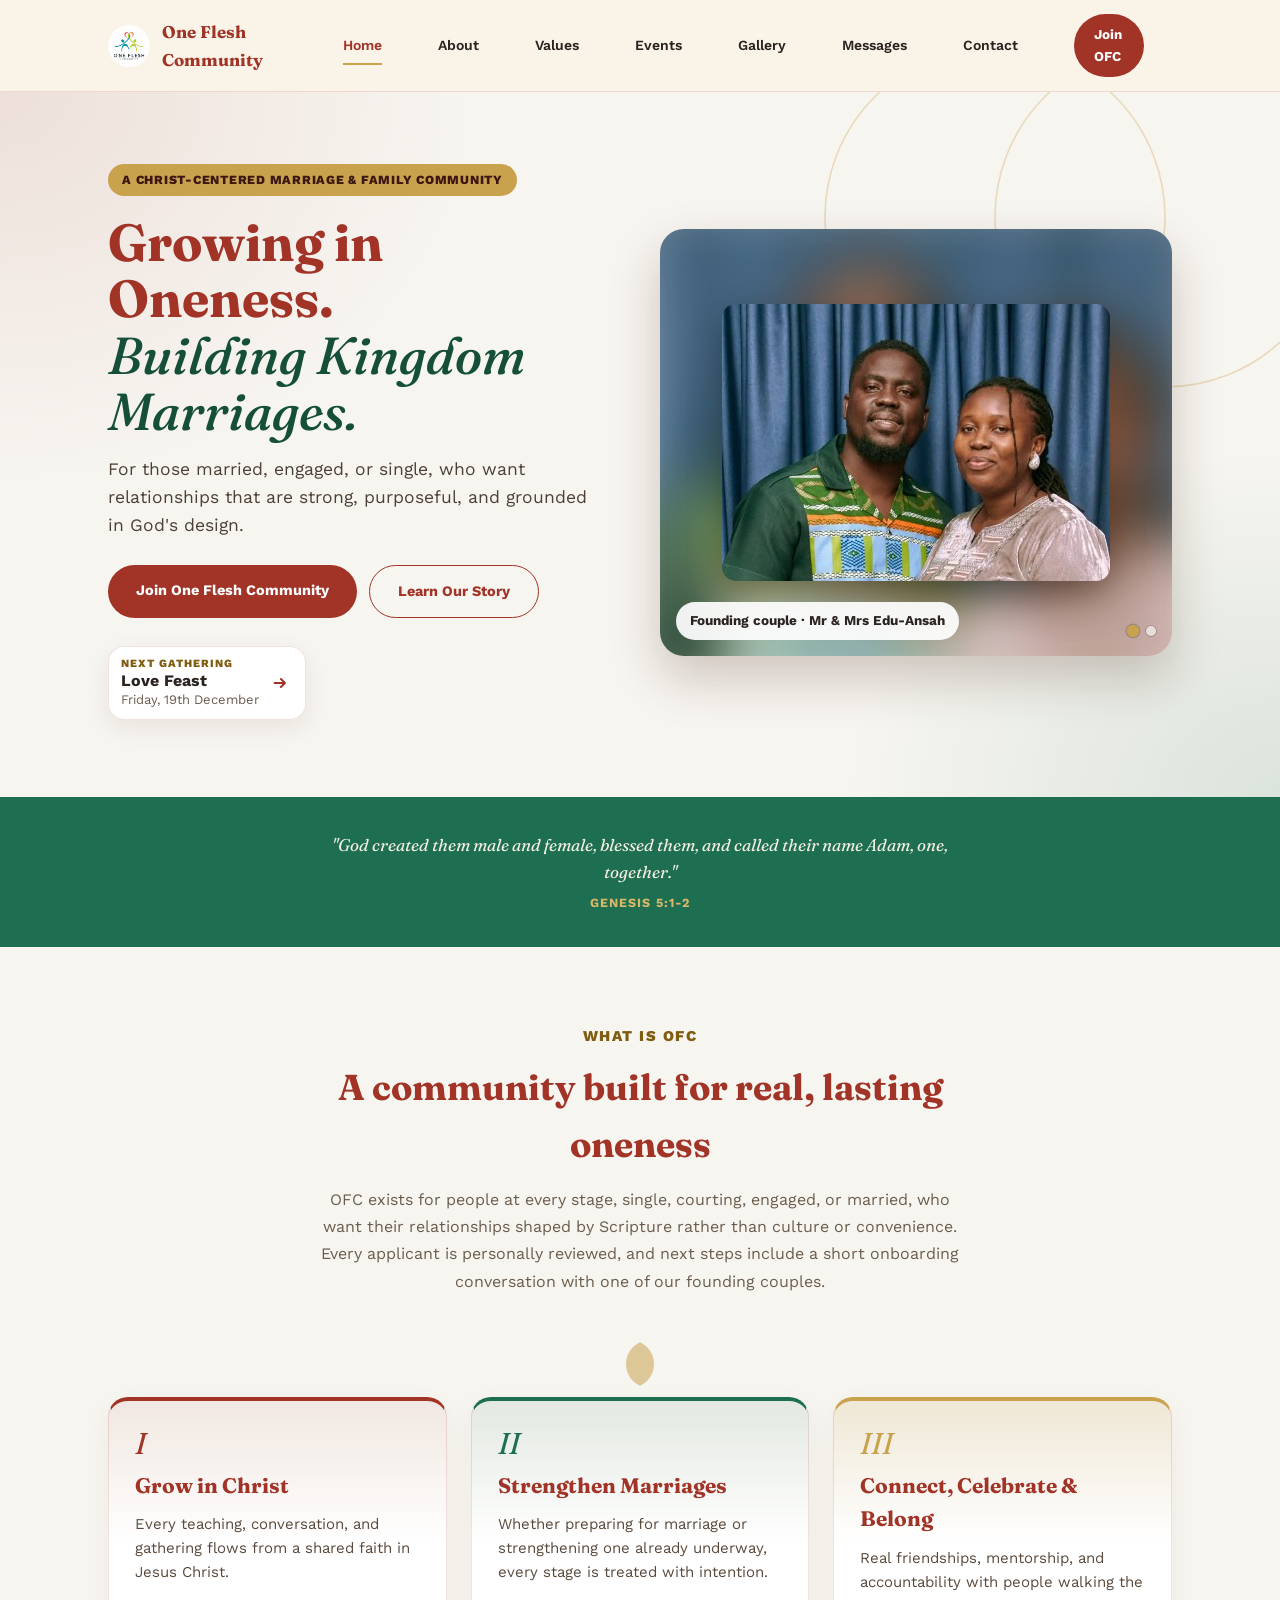
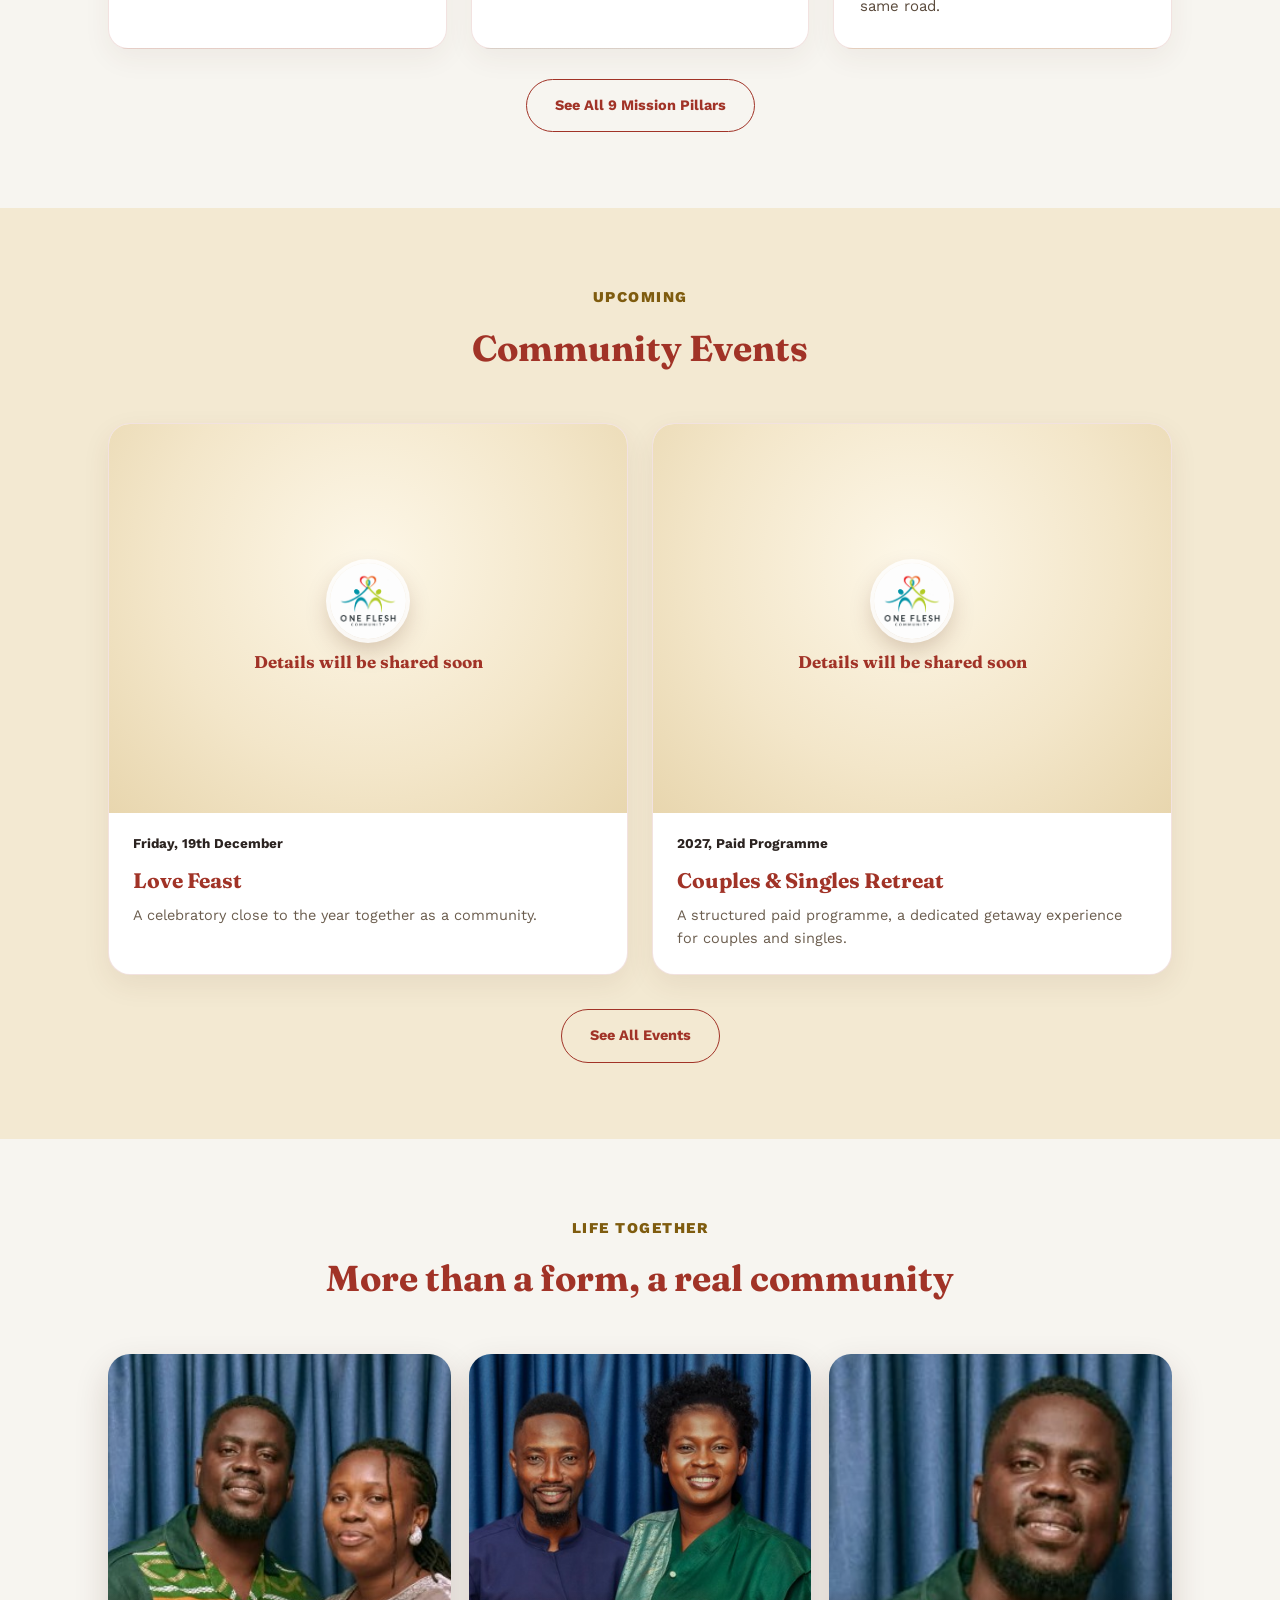
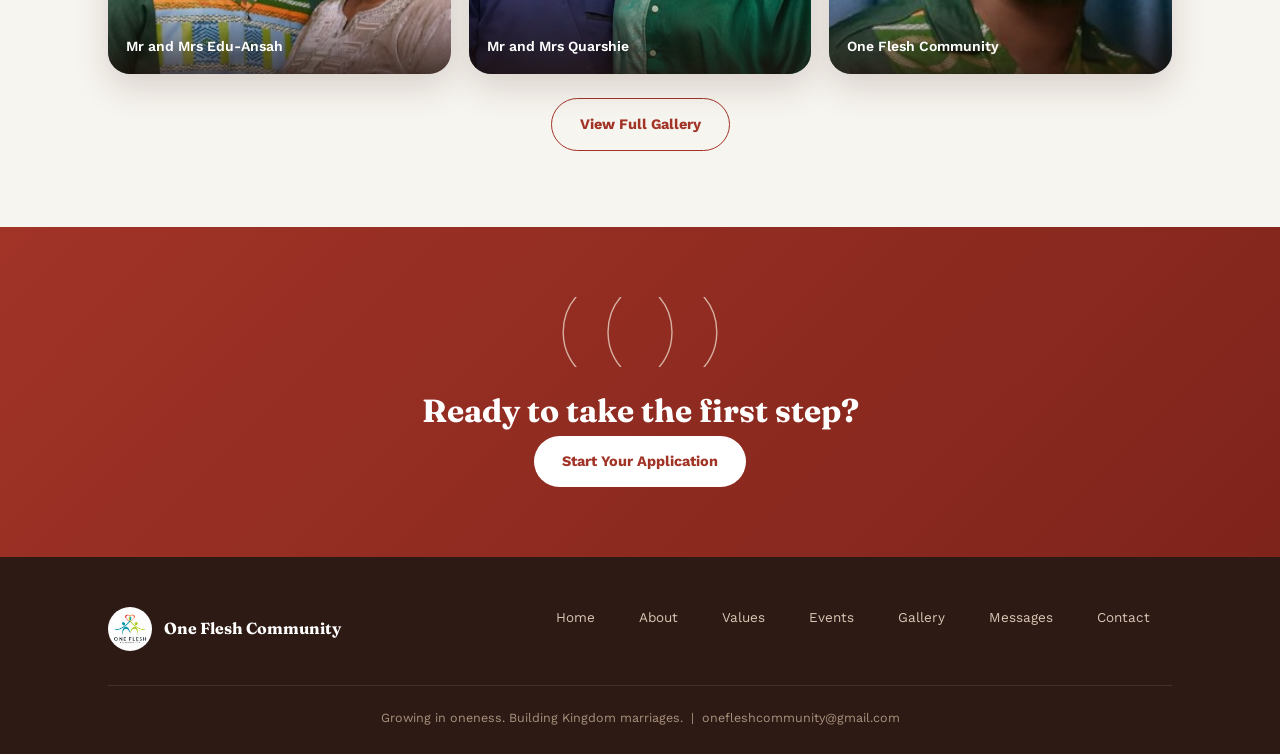
<file: index.html>
<!DOCTYPE html>
<html lang="en">
<head>
<meta charset="UTF-8">
<meta name="viewport" content="width=device-width, initial-scale=1.0">
<title>Home - One Flesh Community</title>
<meta name="description" content="A Christ-centered Kingdom marriage and family community.">
<link rel="icon" href="logo.jpg">
<link rel="stylesheet" href="styles.css">
<link rel="stylesheet" href="ofc-polish.css">
</head>
<body>
<header class="site-nav">
<div class="wrap">
<a class="brand" href="index.html">
<img src="logo.jpg" alt="One Flesh Community logo">
<span class="word">One Flesh Community</span>
</a>
<button class="nav-toggle" id="navToggle" aria-label="Toggle menu">&#9776;</button>
<nav id="navLinks">
<a class="active" href="index.html">Home</a>
<a class="" href="about.html">About</a>
<a class="" href="values.html">Values</a>
<a class="" href="events.html">Events</a>
<a class="" href="gallery.html">Gallery</a>
<a class="" href="messages.html">Messages</a>
<a class="" href="contact.html">Contact</a>
<a class="join-btn" href="https://ofcmembershipform.vercel.app" target="_blank" rel="noopener">Join OFC</a>
</nav>
</div>
</header>

<section class="ofc-hero">
<div class="wrap ofc-hero__grid">
<div class="ofc-hero__copy">
<span class="ofc-chip">A Christ-Centered Marriage &amp; Family Community</span>
<h1 class="ofc-hero__title">Growing in Oneness. <em>Building Kingdom Marriages.</em></h1>
<p class="ofc-hero__sub">For those married, engaged, or single, who want relationships that are strong, purposeful, and grounded in God's design.</p>
<div class="cta-row">
<a class="btn-primary" href="https://ofcmembershipform.vercel.app" target="_blank" rel="noopener">Join One Flesh Community</a>
<a class="btn-secondary" href="about.html">Learn Our Story</a>
</div>
<a class="ofc-next" id="ofcNext" href="events.html" aria-label="See the next gathering">
<span class="ofc-chip" id="ofcNextChip"></span>
<span class="ofc-next__body"><span class="ofc-next__label">Next gathering</span><span class="ofc-next__title" id="ofcNextTitle"></span><span class="ofc-next__date" id="ofcNextDate"></span></span>
<svg viewBox="0 0 20 20" fill="none" stroke="currentColor" stroke-width="2.2" stroke-linecap="round" stroke-linejoin="round" aria-hidden="true"><path d="M4 10h11M11 5.5l4.5 4.5-4.5 4.5"/></svg>
</a>
</div>

<!-- Photo stage. To add another photo, copy one ofc-stage__slide block and one dot button. -->
<div class="ofc-stage" id="ofcStage" role="group" aria-label="Our founding couples">
<div class="ofc-stage__slide is-active" style="--bg:url('couple_eduansah.jpg')" data-cap="Founding couple &middot; Mr &amp; Mrs Edu-Ansah"><img src="couple_eduansah.jpg" alt="Mr and Mrs Edu-Ansah"></div>
<div class="ofc-stage__slide" style="--bg:url('couple_quarshie.jpg')" data-cap="Founding couple &middot; Mr &amp; Mrs Quarshie"><img src="couple_quarshie.jpg" alt="Mr and Mrs Quarshie"></div>
<span class="ofc-stage__cap" id="ofcCap">Founding couple &middot; Mr &amp; Mrs Edu-Ansah</span>
<div class="ofc-stage__dots" id="ofcDots">
<button type="button" class="is-active" aria-label="Show Mr and Mrs Edu-Ansah"></button>
<button type="button" aria-label="Show Mr and Mrs Quarshie"></button>
</div>
</div>
</div>
</section>

<div class="verse-band">
<p>"God created them male and female, blessed them, and called their name Adam, one, together."<span class="ref">Genesis 5:1-2</span></p>
</div>

<section class="block">
<div class="wrap">
<div class="section-head">
<span class="eyebrow">What Is OFC</span>
<h2>A community built for real, lasting oneness</h2>
<p>OFC exists for people at every stage, single, courting, engaged, or married, who want their relationships shaped by Scripture rather than culture or convenience. Every applicant is personally reviewed, and next steps include a short onboarding conversation with one of our founding couples.</p>
</div>
<div class="divider-motif"><svg width="70" height="46" viewBox="0 0 70 46" fill="none" xmlns="http://www.w3.org/2000/svg" aria-hidden="true">
<path d="M 35.0,1.3112932612384647 A 23.8,23.8 0 0,0 35.0,44.68870673876154 A 23.8,23.8 0 0,0 35.0,1.3112932612384647 Z" fill="var(--gold)" opacity="0.55"/>
</svg></div>
<div class="grid-3">
<div class="card ofc-pillar ofc-pillar--rust">
<div class="num">I</div>
<h3>Grow in Christ</h3>
<p>Every teaching, conversation, and gathering flows from a shared faith in Jesus Christ.</p>
</div>
<div class="card ofc-pillar ofc-pillar--green">
<div class="num">II</div>
<h3>Strengthen Marriages</h3>
<p>Whether preparing for marriage or strengthening one already underway, every stage is treated with intention.</p>
</div>
<div class="card ofc-pillar ofc-pillar--gold">
<div class="num">III</div>
<h3>Connect, Celebrate &amp; Belong</h3>
<p>Real friendships, mentorship, and accountability with people walking the same road.</p>
</div>
</div>
<div style="text-align:center; margin-top:30px;">
<a class="btn-secondary" href="about.html">See All 9 Mission Pillars</a>
</div>
</div>
</section>

<section class="block alt">
<div class="wrap">
<div class="section-head">
<span class="eyebrow">Upcoming</span>
<h2>Community Events</h2>
</div>
<div class="grid-2" id="homeEventsPreview"></div>
<div style="text-align:center; margin-top:34px;">
<a class="btn-secondary" href="events.html">See All Events</a>
</div>
</div>
</section>

<section class="block ofc-life">
<div class="wrap">
<div class="section-head">
<span class="eyebrow">Life Together</span>
<h2>More than a form, a real community</h2>
</div>
<div class="gallery-grid">
<div class="gitem" data-type="image" data-src="couple_eduansah.jpg" data-caption="Mr and Mrs Edu-Ansah"><img src="couple_eduansah.jpg" alt="Mr and Mrs Edu-Ansah"></div>
<div class="gitem" data-type="image" data-src="couple_quarshie.jpg" data-caption="Mr and Mrs Quarshie"><img src="couple_quarshie.jpg" alt="Mr and Mrs Quarshie"></div>
<div class="gitem" data-type="image" data-src="leader_kofi.jpg" data-caption="One Flesh Community"><img src="leader_kofi.jpg" alt="One Flesh Community"></div>
</div>
<div style="text-align:center; margin-top:24px;">
<a class="btn-secondary" href="gallery.html">View Full Gallery</a>
</div>
</div>
</section>

<section class="cta-band">
<div class="wrap">
<div class="vesica" style="justify-content:center; margin-bottom:18px;"><svg width="160" height="70" viewBox="0 0 160 70" fill="none" xmlns="http://www.w3.org/2000/svg" aria-hidden="true">
<circle cx="57.599999999999994" cy="35.0" r="54.400000000000006" stroke="#F4E9D8" stroke-width="1.4" opacity="0.7"/>
<circle cx="102.4" cy="35.0" r="54.400000000000006" stroke="#F4E9D8" stroke-width="1.4" opacity="0.7"/>
</svg></div>
<h2>Ready to take the first step?</h2>
<a class="btn-primary" href="https://ofcmembershipform.vercel.app" target="_blank" rel="noopener">Start Your Application</a>
</div>
</section>

<footer>
<div class="wrap">
<div class="foot-top">
<div class="brand">
<img src="logo.jpg" alt="One Flesh Community logo">
<span class="word">One Flesh Community</span>
</div>
<nav>
<a href="index.html">Home</a>
<a href="about.html">About</a>
<a href="values.html">Values</a>
<a href="events.html">Events</a>
<a href="gallery.html">Gallery</a>
<a href="messages.html">Messages</a>
<a href="contact.html">Contact</a>
</nav>
</div>
<div class="bottom">Growing in oneness. Building Kingdom marriages. &nbsp;|&nbsp; onefleshcommunity@gmail.com</div>
</div>
</footer>

<div class="lightbox" id="lightbox">
<button class="lb-close" id="lbClose" aria-label="Close">&times;</button>
<button class="lb-prev" id="lbPrev" aria-label="Previous">&#10094;</button>
<div class="lb-content" id="lbContent"></div>
<button class="lb-next" id="lbNext" aria-label="Next">&#10095;</button>
<div class="lb-caption" id="lbCaption"></div>
</div>

<script>
const toggle = document.getElementById('navToggle');
const links = document.getElementById('navLinks');
if (toggle) {
  toggle.addEventListener('click', () => links.classList.toggle('open'));
}

// ---------- lightbox (event delegation so it works with dynamically added items too) ----------
(function() {
  const lb = document.getElementById('lightbox');
  if (!lb) return;
  const lbContent = document.getElementById('lbContent');
  const lbCaption = document.getElementById('lbCaption');
  let current = 0;
  function getItems() {
    return Array.from(document.querySelectorAll('.gitem')).filter(el => el.style.display !== 'none');
  }
  function render(idx) {
    const items = getItems();
    if (!items.length) return;
    current = (idx + items.length) % items.length;
    const el = items[current];
    const type = el.dataset.type;
    const src = el.dataset.src;
    const caption = el.dataset.caption || '';
    lbContent.innerHTML = '';
    if (type === 'video') {
      const v = document.createElement('video');
      v.src = src; v.controls = true; v.autoplay = true;
      lbContent.appendChild(v);
    } else if (type === 'youtube') {
      const iframe = document.createElement('iframe');
      iframe.src = 'https://www.youtube.com/embed/' + src + '?autoplay=1';
      iframe.setAttribute('frameborder','0');
      iframe.setAttribute('allow','autoplay; encrypted-media; picture-in-picture');
      iframe.setAttribute('allowfullscreen','');
      lbContent.appendChild(iframe);
    } else {
      const img = document.createElement('img');
      img.src = src; img.alt = caption;
      lbContent.appendChild(img);
    }
    lbCaption.textContent = caption;
  }
  function open(idx) {
    render(idx);
    lb.classList.add('open');
    document.body.style.overflow = 'hidden';
  }
  function close() {
    lb.classList.remove('open');
    lbContent.innerHTML = '';
    document.body.style.overflow = '';
  }
  document.addEventListener('click', (e) => {
    const item = e.target.closest('.gitem');
    if (!item) return;
    const items = getItems();
    open(items.indexOf(item));
  });
  document.getElementById('lbClose').addEventListener('click', close);
  document.getElementById('lbPrev').addEventListener('click', () => render(current - 1));
  document.getElementById('lbNext').addEventListener('click', () => render(current + 1));
  lb.addEventListener('click', (e) => { if (e.target === lb) close(); });
  document.addEventListener('keydown', (e) => {
    if (!lb.classList.contains('open')) return;
    if (e.key === 'Escape') close();
    if (e.key === 'ArrowLeft') render(current - 1);
    if (e.key === 'ArrowRight') render(current + 1);
  });
})();

// ---------- hero photo stage: gentle crossfade between the founding couples ----------
(function() {
  const stage = document.getElementById('ofcStage');
  if (!stage) return;
  const slides = Array.from(stage.querySelectorAll('.ofc-stage__slide'));
  const dots = Array.from(stage.querySelectorAll('.ofc-stage__dots button'));
  const cap = document.getElementById('ofcCap');
  const calm = window.matchMedia && window.matchMedia('(prefers-reduced-motion: reduce)').matches;
  let i = 0, timer = null, manual = false;
  function show(n) {
    i = (n + slides.length) % slides.length;
    slides.forEach((s, k) => s.classList.toggle('is-active', k === i));
    dots.forEach((d, k) => d.classList.toggle('is-active', k === i));
    if (cap) cap.innerHTML = slides[i].dataset.cap || '';
  }
  function start() { if (slides.length < 2 || calm || manual) return; stop(); timer = setInterval(() => show(i + 1), 6500); }
  function stop() { if (timer) { clearInterval(timer); timer = null; } }
  dots.forEach((d, k) => d.addEventListener('click', () => { manual = true; show(k); stop(); }));   // choosing a photo yourself stops the rotation for good
  stage.addEventListener('mouseenter', stop);
  stage.addEventListener('mouseleave', start);
  document.addEventListener('visibilitychange', () => { if (document.hidden) stop(); else start(); });
  if (slides.length < 2) { const dw = document.getElementById('ofcDots'); if (dw) dw.style.display = 'none'; }
  start();
})();

// ---------- events: "next gathering" pill + the next 2 upcoming events as flyer cards ----------
(function() {
  const preview = document.getElementById('homeEventsPreview');
  const nextBox = document.getElementById('ofcNext');
  if (!preview && !nextBox) return;
  const MONTHS = ['JAN','FEB','MAR','APR','MAY','JUN','JUL','AUG','SEP','OCT','NOV','DEC'];
  const today = new Date(); today.setHours(0,0,0,0);

  function rel(d) {
    const n = Math.round((d - today) / 86400000);
    if (n === 0) return 'Today';
    if (n === 1) return 'Tomorrow';
    if (n > 1 && n <= 14) return 'In ' + n + ' days';
    return '';
  }
  function shortDate(d) { return d.toLocaleDateString('en-GB', { weekday: 'short', day: 'numeric', month: 'short' }); }

  function placeholder(media) {
    media.className = 'ofc-evcard__media is-ph';
    media.style.removeProperty('--bg');
    media.innerHTML = '';
    const logo = document.createElement('img');
    logo.className = 'ofc-logo'; logo.src = 'logo.jpg'; logo.alt = '';
    logo.onerror = function() { logo.style.display = 'none'; };
    const p = document.createElement('p'); p.textContent = 'Details will be shared soon';
    media.appendChild(logo); media.appendChild(p);
  }

  function buildCard(ev) {
    const a = document.createElement('a');
    a.className = 'ofc-evcard';
    a.href = 'events.html';
    const media = document.createElement('div');
    media.className = 'ofc-evcard__media';
    if (ev.flyer) {
      media.style.setProperty('--bg', 'url("' + ev.flyer + '")');
      const im = new Image();
      im.className = 'ofc-flyer'; im.alt = 'Flyer for ' + (ev.title || 'event'); im.loading = 'lazy';
      im.onerror = function() { placeholder(media); };
      im.src = ev.flyer;
      media.appendChild(im);
    } else {
      placeholder(media);
    }
    const body = document.createElement('div');
    body.className = 'ofc-evcard__body';
    const meta = document.createElement('div');
    meta.className = 'ofc-evcard__meta';
    const r = rel(ev._d);
    if (r) { const c = document.createElement('span'); c.className = 'ofc-chip'; c.textContent = r; meta.appendChild(c); }
    const when = document.createElement('span'); when.textContent = ev.displayDate || shortDate(ev._d);
    meta.appendChild(when);
    const h3 = document.createElement('h3'); h3.textContent = ev.title || '';
    body.appendChild(meta); body.appendChild(h3);
    if (ev.description) { const d = document.createElement('p'); d.className = 'd'; d.textContent = ev.description; body.appendChild(d); }
    a.appendChild(media); a.appendChild(body);
    return a;
  }

  fetch('events-data.json?_=' + Date.now())
    .then(r => r.ok ? r.json() : [])
    .then(events => {
      if (!Array.isArray(events)) events = [];
      const upcoming = events
        .filter(ev => ev.date && !ev.excludeFromNextUp)
        .map(ev => Object.assign({}, ev, { _d: new Date(ev.date + 'T00:00:00') }))
        .filter(ev => ev._d >= today)
        .sort((a, b) => a._d - b._d);

      if (nextBox && upcoming.length) {
        const n = upcoming[0];
        const chip = document.getElementById('ofcNextChip');
        const r = rel(n._d);
        if (r) chip.textContent = r; else chip.style.display = 'none';
        document.getElementById('ofcNextTitle').textContent = n.title || '';
        document.getElementById('ofcNextDate').textContent = n.displayDate || shortDate(n._d);
        nextBox.classList.add('is-on');
      }
      if (preview) upcoming.slice(0, 2).forEach(ev => preview.appendChild(buildCard(ev)));
    })
    .catch(() => {});
})();
</script>
<script src="ofc-polish.js" defer></script>
<script src="homepage-popup.js" defer></script>
</body>
</html>
</file>
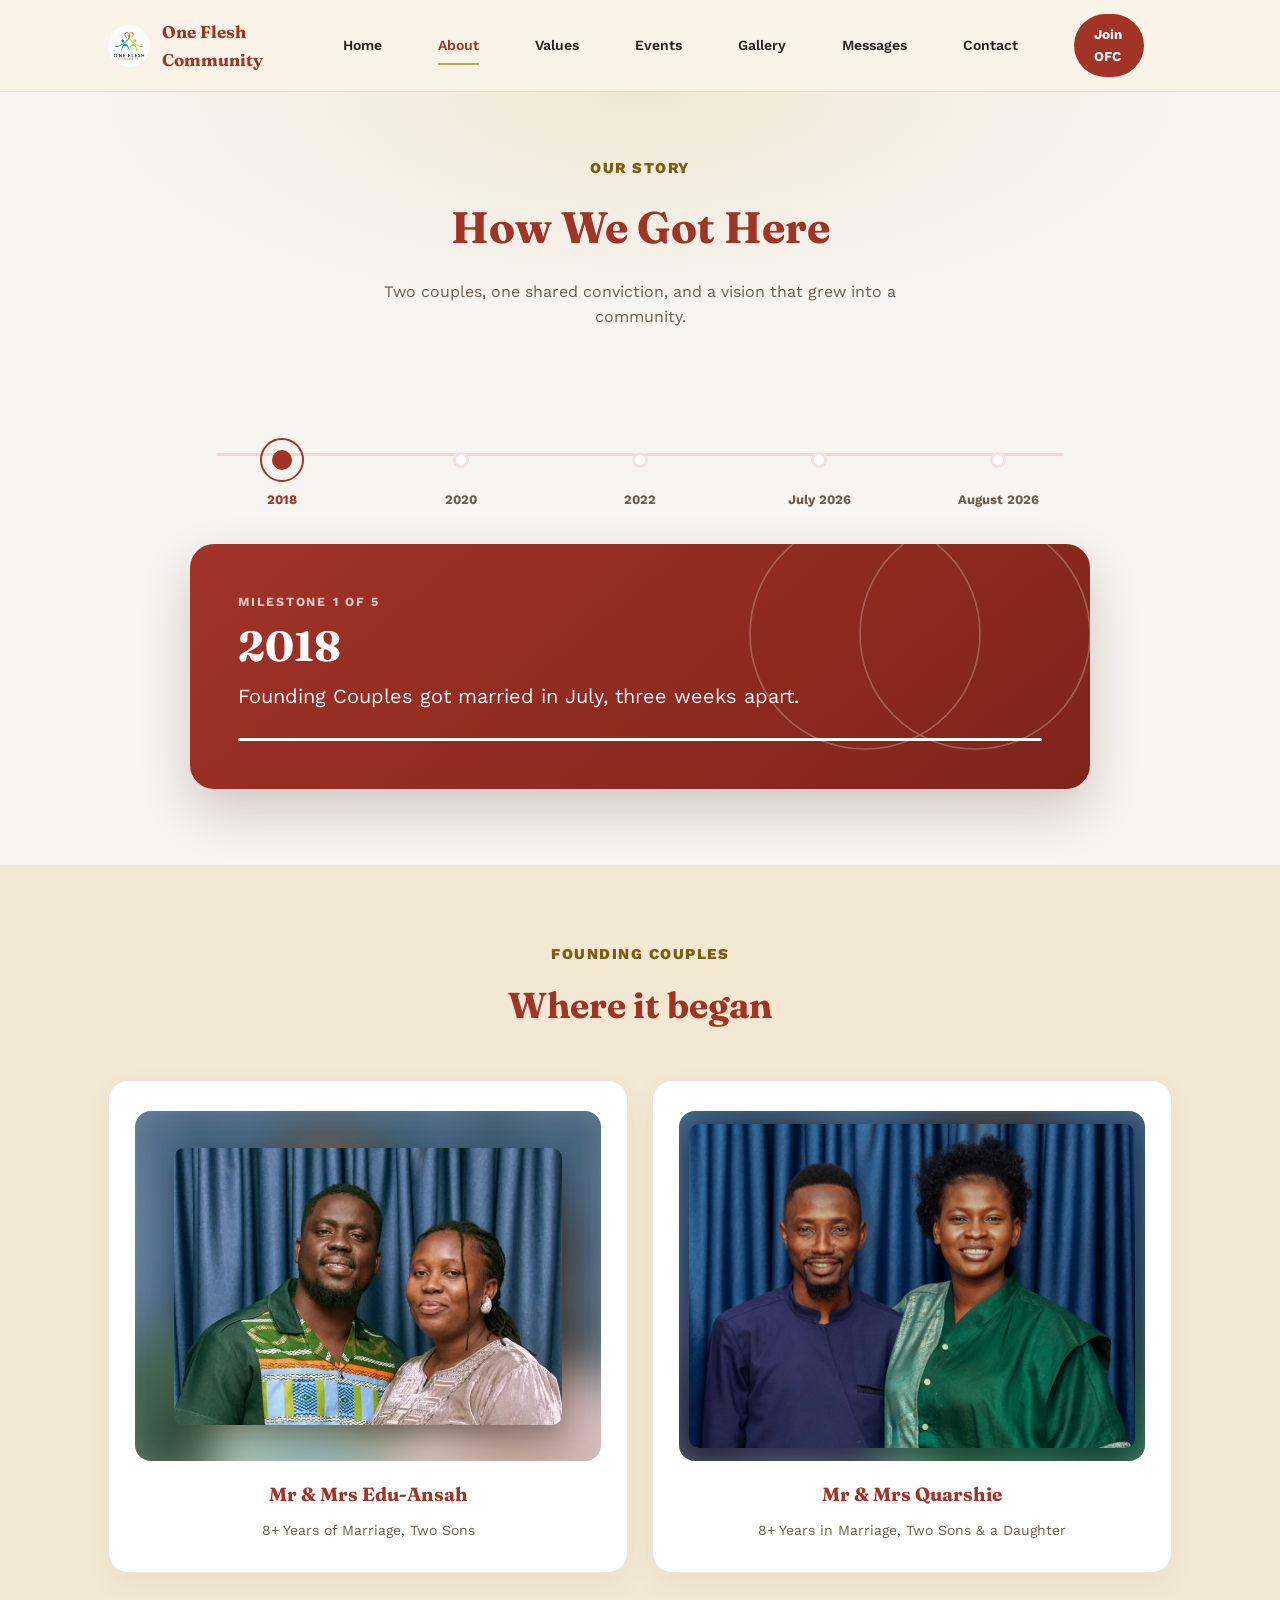
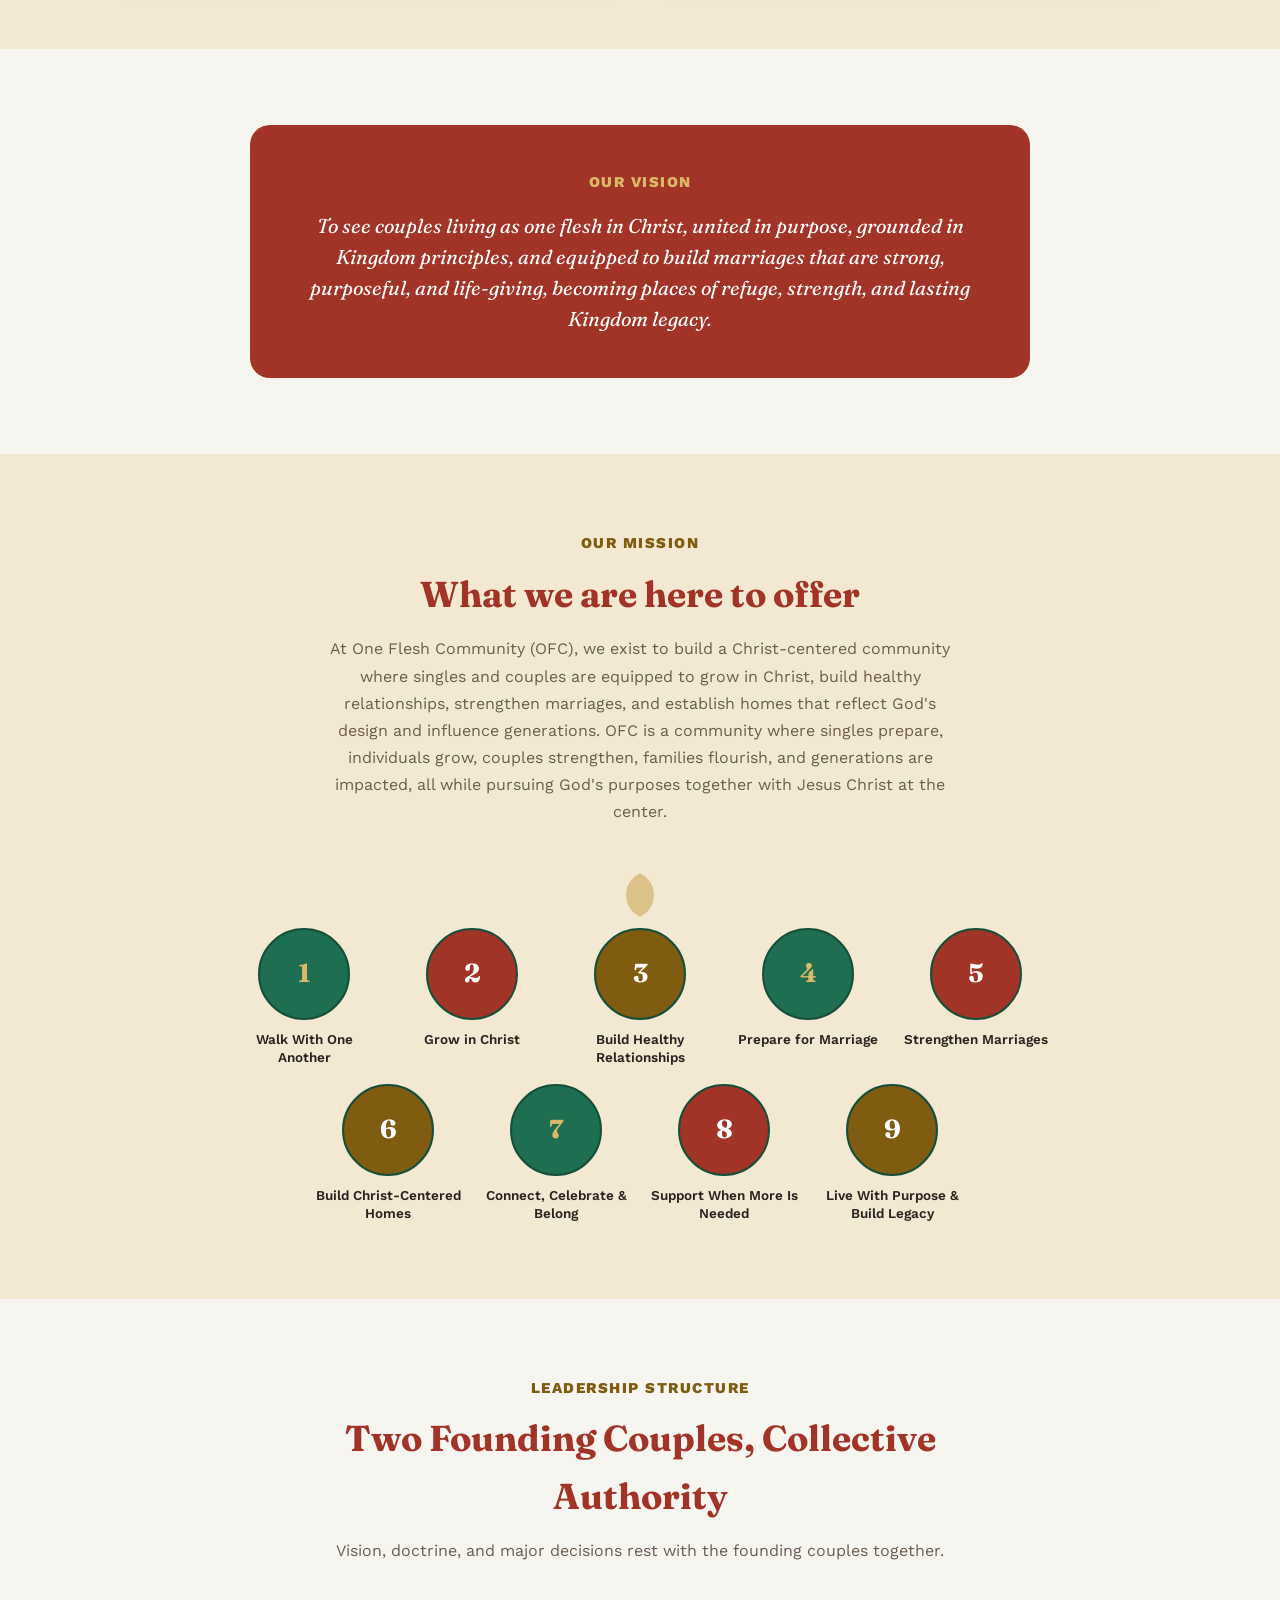
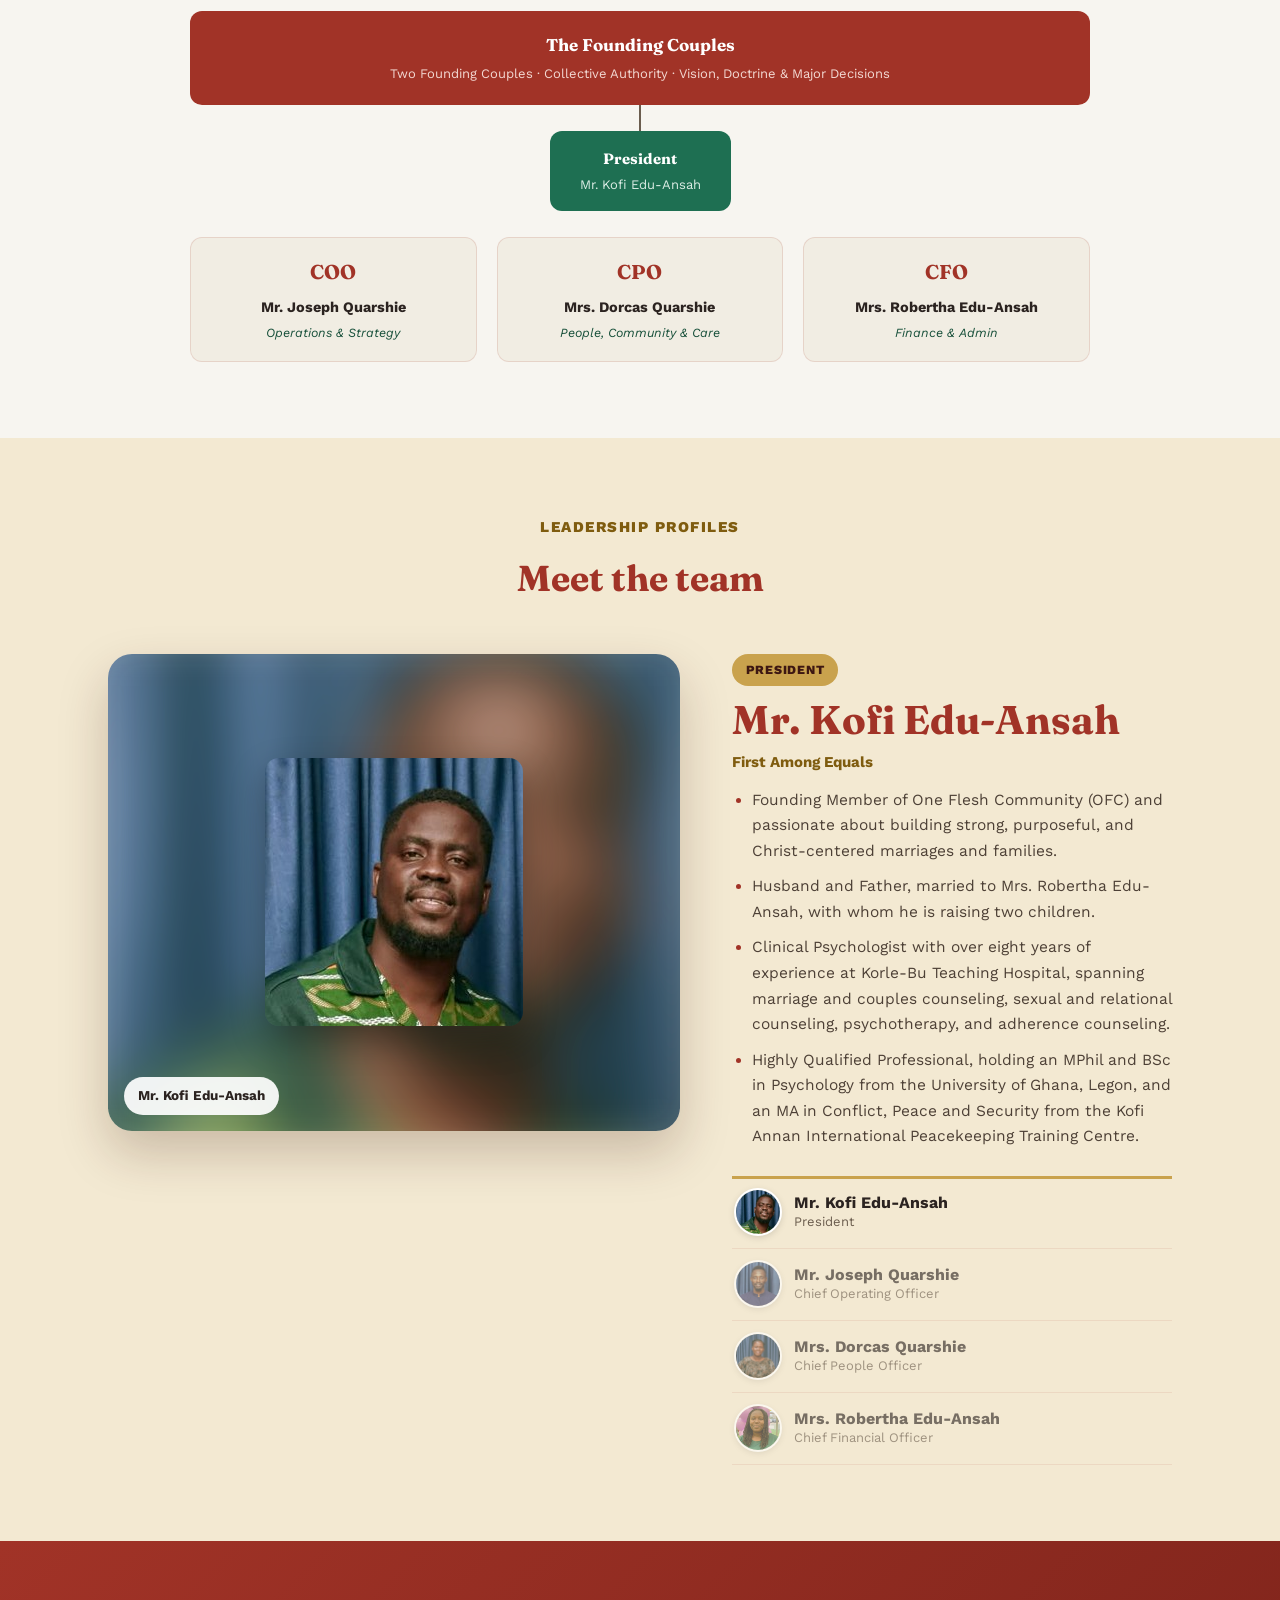
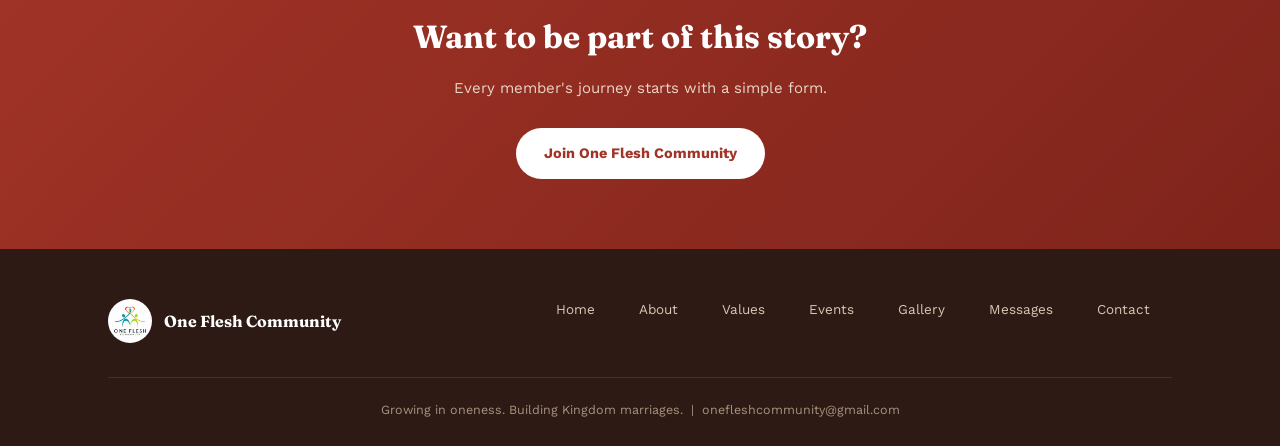
<file: about.html>
<!DOCTYPE html>
<html lang="en">
<head>
<meta charset="UTF-8">
<meta name="viewport" content="width=device-width, initial-scale=1.0">
<title>About - One Flesh Community</title>
<meta name="description" content="Learn the story and founding couples behind One Flesh Community.">
<link rel="icon" href="logo.jpg">
<link rel="stylesheet" href="styles.css">
<link rel="stylesheet" href="ofc-polish.css">
<style>
/* ---------- About page ---------- */
.msg-tab { font-family: inherit; }
.ofc-show--top { align-items: start; }
.ofc-show--top .ofc-stage { position: sticky; top: 96px; }

/* ---------- our story: a connected journey of dots, with the milestone in focus told below ---------- */
.ofc-journey { max-width: 900px; margin: 0 auto; }
.ofc-journey__track { position: relative; display: flex; align-items: flex-start; justify-content: space-between; padding: 6px 2px 0; }
.ofc-journey__line { position: absolute; left: 26px; right: 26px; top: 21px; height: 3px; background: var(--line); border-radius: 3px; }
.ofc-journey__line-fill { height: 100%; width: 0%; background: linear-gradient(90deg, var(--rust), var(--gold)); border-radius: 3px; transition: width .5s cubic-bezier(.3,.7,.3,1); }
.ofc-journey__seg { position: relative; z-index: 1; display: flex; flex-direction: column; align-items: center; gap: 10px; flex: 1 1 0; min-width: 0; }
.ofc-journey__dot { position: relative; width: 44px; height: 44px; border-radius: 50%; border: 0; padding: 0; background: none; cursor: pointer; display: flex; align-items: center; justify-content: center; -webkit-appearance: none; appearance: none; }
.ofc-journey__dot .core { width: 16px; height: 16px; border-radius: 50%; background: #fff; border: 3px solid var(--line); transition: transform .2s ease, border-color .2s ease, background .2s ease; }
.ofc-journey__dot .ring { position: absolute; inset: 0; border-radius: 50%; border: 2px solid var(--rust); opacity: 0; transform: scale(.7); transition: opacity .25s ease, transform .25s ease; }
.ofc-journey__dot:hover .core { border-color: var(--gold); }
.ofc-journey__seg.is-done .ofc-journey__dot .core { background: var(--rust); border-color: var(--rust); }
.ofc-journey__seg.is-active .ofc-journey__dot .core { background: var(--rust); border-color: var(--rust); transform: scale(1.25); }
.ofc-journey__seg.is-active .ofc-journey__dot .ring { opacity: 1; transform: scale(1); }
.ofc-journey__yr { font-size: 13px; font-weight: 700; color: var(--muted); text-align: center; line-height: 1.25; white-space: nowrap; }
.ofc-journey__seg.is-active .ofc-journey__yr { color: var(--rust); }

/* the milestone in focus */
.ofc-journey__card { position: relative; overflow: hidden; margin-top: 36px; border-radius: 24px; padding: clamp(28px, 5vw, 48px); color: #fff; box-shadow: 0 22px 50px rgba(60, 25, 10, 0.2); }
.ofc-journey__card.t-rust  { background: linear-gradient(140deg, #A13327 0%, #7F241B 100%); }
.ofc-journey__card.t-green { background: linear-gradient(140deg, #1E6F52 0%, #164F39 100%); }
.ofc-journey__card.t-gold  { background: linear-gradient(140deg, #8A6512 0%, #5E430A 100%); }
.ofc-journey__card::before {
  content: ""; position: absolute; right: -60px; top: -40px; width: 460px; height: 260px; pointer-events: none; opacity: .28;
  background: url("data:image/svg+xml,%3Csvg xmlns='http://www.w3.org/2000/svg' width='460' height='260' viewBox='0 0 460 260' fill='none'%3E%3Ccircle cx='175' cy='130' r='115' stroke='%23F4E9D8' stroke-width='1.6'/%3E%3Ccircle cx='285' cy='130' r='115' stroke='%23F4E9D8' stroke-width='1.6'/%3E%3C/svg%3E") no-repeat center / contain;
}
.ofc-journey__of { position: relative; font-size: 12.5px; letter-spacing: .14em; text-transform: uppercase; font-weight: 700; color: rgba(255,255,255,.75); margin-bottom: 12px; }
.ofc-journey__year { position: relative; font-family: 'Fraunces', serif; font-weight: 700; font-size: clamp(30px, 3.6vw, 42px); line-height: 1.05; margin-bottom: 12px; }
.ofc-journey__text { position: relative; font-size: clamp(17px, 2vw, 20px); line-height: 1.6; max-width: 52ch; color: rgba(255,255,255,.96); }
.ofc-journey__timerwrap { position: relative; margin-top: 26px; height: 3px; border-radius: 3px; background: rgba(255,255,255,.28); overflow: hidden; }
.ofc-journey__timer { display: block; height: 100%; width: 0; background: #fff; border-radius: 3px; }
.ofc-journey.is-manual .ofc-journey__timerwrap { display: none; }
.ofc-journey__timer.is-running { animation: ofc-jtimer var(--ofc-dur, 6.5s) linear forwards; }
@keyframes ofc-jtimer { to { width: 100%; } }
.ofc-journey button:focus-visible { outline: 3px solid var(--gold); outline-offset: 3px; }

.ofc-story-src { list-style: none; margin: 0; padding: 0; max-width: 640px; margin-inline: auto; }
.ofc-story-src li { padding: 14px 0 14px 18px; border-left: 3px solid var(--gold); margin-bottom: 8px; }
.ofc-story-src li::before { content: attr(data-year); display: block; font-weight: 800; color: var(--rust); }

@media (max-width: 640px) {
  .ofc-journey__track { overflow-x: auto; padding-bottom: 4px; }
  .ofc-journey__yr { font-size: 11.5px; }
}
@media (prefers-reduced-motion: reduce) {
  .ofc-journey__line-fill { transition: none; }
  .ofc-journey__timer.is-running { animation: none; }
}

/* founding couples: full photo on a soft backdrop, nothing cropped */
.ofc-photo { position: relative; aspect-ratio: 4 / 3; border-radius: 16px; overflow: hidden; background: #e6dcc8; display: flex; align-items: center; justify-content: center; padding: 10px; }
.ofc-photo::before { content: ""; position: absolute; inset: -30px; background: var(--bg) center / cover no-repeat; filter: blur(26px) saturate(1.15); opacity: .9; }
.ofc-photo img { position: relative; display: block; max-width: 100%; max-height: 100%; width: auto; height: auto; border-radius: 10px; box-shadow: 0 10px 26px rgba(0,0,0,.28); }

/* nine mission pillars: three brand colours */
.pillars-wrap .pillar .circle { transition: transform .2s ease; }
.pillars-wrap .pillar:hover .circle { transform: translateY(-3px) scale(1.04); }
.pillars-wrap .pillar:nth-child(3n+2) .circle { background: var(--rust); color: #fff; }
.pillars-wrap .pillar:nth-child(3n) .circle { background: var(--gold-ink); color: #fff; }

/* leaders */
.ofc-leaders-src .leader-card { margin-bottom: 24px; }
.ofc-lead-role { font-size: 15px; font-weight: 700; color: var(--gold-ink); margin: -2px 0 14px; }
.ofc-bio { margin: 0; padding: 0 0 0 20px; }
.ofc-bio li { margin-bottom: 10px; line-height: 1.65; font-size: 15.5px; color: #4d4036; }
.ofc-bio li::marker { color: var(--rust); }
.ofc-lineup__btn--person { align-items: center; justify-content: flex-start; gap: 14px; }
.ofc-lineup__btn--person img { width: 44px; height: 44px; border-radius: 50%; object-fit: cover; flex-shrink: 0; box-shadow: 0 0 0 2px #fff, 0 2px 8px rgba(0,0,0,.2); }
.ofc-lineup__btn--person .t { display: flex; flex-direction: column; min-width: 0; line-height: 1.3; }
.ofc-lineup__btn--person .t b { font-weight: 700; }
.ofc-lineup__btn--person .t small { font-size: 13px; color: var(--muted); }
@media (max-width: 860px) {
  .ofc-show--top .ofc-stage { position: relative; top: 0; }
  .ofc-lineup__btn--person, .ofc-lineup li:last-child .ofc-lineup__btn--person { flex-direction: row; align-items: center; }
  .ofc-lineup li:has(.ofc-lineup__btn--person) { flex-basis: min(78%, 250px); }
  #ofcLeaders .ofc-show__panel { display: flex; flex-direction: column; }
  #ofcLeaders .ofc-lineup { order: -1; margin: 0 0 20px; }   /* pick a leader first, then read */
}
</style>
</head>
<body>
<header class="site-nav">
<div class="wrap">
<a class="brand" href="index.html">
<img src="logo.jpg" alt="One Flesh Community logo">
<span class="word">One Flesh Community</span>
</a>
<button class="nav-toggle" id="navToggle" aria-label="Toggle menu">&#9776;</button>
<nav id="navLinks">
<a class="" href="index.html">Home</a>
<a class="active" href="about.html">About</a>
<a class="" href="values.html">Values</a>
<a class="" href="events.html">Events</a>
<a class="" href="gallery.html">Gallery</a>
<a class="" href="messages.html">Messages</a>
<a class="" href="contact.html">Contact</a>
<a class="join-btn" href="https://ofcmembershipform.vercel.app" target="_blank" rel="noopener">Join OFC</a>
</nav>
</div>
</header>

<div class="page-header wrap">
<span class="eyebrow">Our Story</span>
<h1>How We Got Here</h1>
<p>Two couples, one shared conviction, and a vision that grew into a community.</p>
</div>

<!-- OUR STORY. Edit the milestones here: one line per year. -->
<section class="block">
<div class="wrap">
<ol class="ofc-story-src" id="ofcStorySrc">
<li data-year="2018">Founding Couples got married in July, three weeks apart.</li>
<li data-year="2020">Marriage Boot Camps at the Edu-Ansah home.</li>
<li data-year="2022">Prophecy about a marriage community, Jesus in tones.</li>
<li data-year="July 2026">The Quarshies introduced the vision to the Edu-Ansahs. First marriage retreat.</li>
<li data-year="August 2026">OFC Launch.</li>
</ol>
<div class="ofc-journey" id="ofcStory" hidden></div>
</div>
</section>

<section class="block alt">
<div class="wrap">
<div class="section-head">
<span class="eyebrow">Founding Couples</span>
<h2>Where it began</h2>
</div>
<div class="grid-2">
<div class="card" style="text-align:center;">
<div class="ofc-photo" style="--bg:url('couple_eduansah.jpg')"><img src="couple_eduansah.jpg" alt="Mr and Mrs Edu-Ansah"></div>
<h3 style="margin-top:18px;">Mr &amp; Mrs Edu-Ansah</h3>
<p style="color:var(--muted); font-size:14px;">8+ Years of Marriage, Two Sons</p>
</div>
<div class="card" style="text-align:center;">
<div class="ofc-photo" style="--bg:url('couple_quarshie.jpg')"><img src="couple_quarshie.jpg" alt="Mr and Mrs Quarshie"></div>
<h3 style="margin-top:18px;">Mr &amp; Mrs Quarshie</h3>
<p style="color:var(--muted); font-size:14px;">8+ Years in Marriage, Two Sons &amp; a Daughter</p>
</div>
</div>
</div>
</section>

<section class="block">
<div class="wrap">
<div class="vision-block">
<span class="eyebrow">Our Vision</span>
<p class="big">To see couples living as one flesh in Christ, united in purpose, grounded in Kingdom principles, and equipped to build marriages that are strong, purposeful, and life-giving, becoming places of refuge, strength, and lasting Kingdom legacy.</p>
</div>
</div>
</section>

<section class="block alt">
<div class="wrap">
<div class="section-head">
<span class="eyebrow">Our Mission</span>
<h2>What we are here to offer</h2>
<p>At One Flesh Community (OFC), we exist to build a Christ-centered community where singles and couples are equipped to grow in Christ, build healthy relationships, strengthen marriages, and establish homes that reflect God's design and influence generations. OFC is a community where singles prepare, individuals grow, couples strengthen, families flourish, and generations are impacted, all while pursuing God's purposes together with Jesus Christ at the center.</p>
</div>
<div class="divider-motif"><svg width="70" height="46" viewBox="0 0 70 46" fill="none" xmlns="http://www.w3.org/2000/svg" aria-hidden="true">
<path d="M 35.0,1.3112932612384647 A 23.8,23.8 0 0,0 35.0,44.68870673876154 A 23.8,23.8 0 0,0 35.0,1.3112932612384647 Z" fill="var(--gold)" opacity="0.55"/>
</svg></div>
<div class="pillars-wrap">
<div class="pillar"><div class="circle">1</div><p>Walk With One Another</p></div>
<div class="pillar"><div class="circle">2</div><p>Grow in Christ</p></div>
<div class="pillar"><div class="circle">3</div><p>Build Healthy Relationships</p></div>
<div class="pillar"><div class="circle">4</div><p>Prepare for Marriage</p></div>
<div class="pillar"><div class="circle">5</div><p>Strengthen Marriages</p></div>
<div class="pillar"><div class="circle">6</div><p>Build Christ-Centered Homes</p></div>
<div class="pillar"><div class="circle">7</div><p>Connect, Celebrate &amp; Belong</p></div>
<div class="pillar"><div class="circle">8</div><p>Support When More Is Needed</p></div>
<div class="pillar"><div class="circle">9</div><p>Live With Purpose &amp; Build Legacy</p></div>
</div>
</div>
</section>

<section class="block">
<div class="wrap">
<div class="section-head">
<span class="eyebrow">Leadership Structure</span>
<h2>Two Founding Couples, Collective Authority</h2>
<p>Vision, doctrine, and major decisions rest with the founding couples together.</p>
</div>
<div class="orgchart">
<div class="org-top">
<h3>The Founding Couples</h3>
<p>Two Founding Couples &middot; Collective Authority &middot; Vision, Doctrine &amp; Major Decisions</p>
</div>
<div class="org-mid-wrap"><div class="org-connector"></div></div>
<div class="org-mid-wrap">
<div class="org-mid"><h3>President</h3><p>Mr. Kofi Edu-Ansah</p></div>
</div>
<div class="org-bottom-grid">
<div class="org-card"><div class="tag">COO</div><h3>Mr. Joseph Quarshie</h3><p>Operations &amp; Strategy</p></div>
<div class="org-card"><div class="tag">CPO</div><h3>Mrs. Dorcas Quarshie</h3><p>People, Community &amp; Care</p></div>
<div class="org-card"><div class="tag">CFO</div><h3>Mrs. Robertha Edu-Ansah</h3><p>Finance &amp; Admin</p></div>
</div>
</div>
</div>
</section>

<!-- LEADERSHIP PROFILES. Edit or add a leader by editing/copying one "leader-card" block below. -->
<section class="block alt">
<div class="wrap">
<div class="section-head">
<span class="eyebrow">Leadership Profiles</span>
<h2>Meet the team</h2>
</div>
<div class="ofc-leaders-src" id="ofcLeadersSrc">
<div class="card leader-card">
<img class="photo" src="leader_kofi.jpg" alt="Mr. Kofi Edu-Ansah">
<div>
<h3>Mr. Kofi Edu-Ansah</h3>
<div class="role">President, First Among Equals</div>
<ul><li>Founding Member of One Flesh Community (OFC) and passionate about building strong, purposeful, and Christ-centered marriages and families.</li><li>Husband and Father, married to Mrs. Robertha Edu-Ansah, with whom he is raising two children.</li><li>Clinical Psychologist with over eight years of experience at Korle-Bu Teaching Hospital, spanning marriage and couples counseling, sexual and relational counseling, psychotherapy, and adherence counseling.</li><li>Highly Qualified Professional, holding an MPhil and BSc in Psychology from the University of Ghana, Legon, and an MA in Conflict, Peace and Security from the Kofi Annan International Peacekeeping Training Centre.</li></ul>
</div>
</div>
<div class="card leader-card">
<img class="photo" src="leader_joseph.jpg" alt="Mr. Joseph Quarshie">
<div>
<h3>Mr. Joseph Quarshie</h3>
<div class="role">Chief Operating Officer, Operations &amp; Strategy</div>
<ul><li>Founding Member of One Flesh Community (OFC) and Nee Joe Ministries, building faith-centered communities through music, teaching, and creative platforms.</li><li>Christian leader and community builder, passionate about strengthening relationships and creating meaningful communities.</li><li>Technology professional experienced in AI training, data annotation, and model evaluation, bringing both music and technology to serve the ministry.</li></ul>
</div>
</div>
<div class="card leader-card">
<img class="photo" src="leader_dorcas.jpg" alt="Mrs. Dorcas Quarshie">
<div>
<h3>Mrs. Dorcas Quarshie</h3>
<div class="role">Chief People Officer, People, Community &amp; Care</div>
<ul><li>Mother of 3, deeply passionate about people and committed to serving, inspiring, and making a meaningful difference wherever she finds herself.</li><li>Professional teacher and Education Professional by training, passionate about learning, growth, and positively impacting lives.</li><li>AI Trainer, bringing the same care for growth and development into her technology work.</li><li>Vice President of Nee Joe Ministries, actively involved in outreaches to young people, mentoring, and empowering the next generation.</li></ul>
</div>
</div>
<div class="card leader-card">
<img class="photo" src="leader_robertha.jpg" alt="Mrs. Robertha Edu-Ansah">
<div>
<h3>Mrs. Robertha Edu-Ansah</h3>
<div class="role">Chief Financial Officer, Finance &amp; Admin</div>
<ul><li>Wife and mother, married to her best friend Mr. Edu-Ansah for 8 years and counting, and blessed with two children.</li><li>Founding Member of One Flesh Community (OFC), passionate about building a Christ-centered community that strengthens marriages, families, and individuals.</li><li>AI Trainer and Earth Science Researcher currently pursuing a PhD at the University of Ghana, with a background in geophysics and scientific research.</li><li>Community Builder and Initiator, having started book clubs that encourage women to read, grow, learn, and invest intentionally in themselves.</li></ul>
</div>
</div>
</div>
<div class="ofc-show ofc-show--top" id="ofcLeaders" hidden></div>
</div>
</section>

<section class="cta-band">
<div class="wrap">
<h2>Want to be part of this story?</h2>
<p>Every member's journey starts with a simple form.</p>
<a class="btn-primary" href="https://ofcmembershipform.vercel.app" target="_blank" rel="noopener">Join One Flesh Community</a>
</div>
</section>

<footer>
<div class="wrap">
<div class="foot-top">
<div class="brand">
<img src="logo.jpg" alt="One Flesh Community logo">
<span class="word">One Flesh Community</span>
</div>
<nav>
<a href="index.html">Home</a>
<a href="about.html">About</a>
<a href="values.html">Values</a>
<a href="events.html">Events</a>
<a href="gallery.html">Gallery</a>
<a href="messages.html">Messages</a>
<a href="contact.html">Contact</a>
</nav>
</div>
<div class="bottom">Growing in oneness. Building Kingdom marriages. &nbsp;|&nbsp; onefleshcommunity@gmail.com</div>
</div>
</footer>

<script>
const toggle = document.getElementById('navToggle');
const links = document.getElementById('navLinks');
if (toggle) {
  toggle.addEventListener('click', () => links.classList.toggle('open'));
}

const calm = window.matchMedia && window.matchMedia('(prefers-reduced-motion: reduce)').matches;
function el(tag, cls, text) {
  const n = document.createElement(tag);
  if (cls) n.className = cls;
  if (text != null) n.textContent = text;
  return n;
}
function retrigger(node, cls) { node.classList.remove(cls); void node.offsetWidth; node.classList.add(cls); }

// ---------- our story: a connected journey of dots; the milestone in focus is told below ----------
(function() {
  const src = document.getElementById('ofcStorySrc');
  const host = document.getElementById('ofcStory');
  if (!src || !host) return;
  const items = Array.from(src.querySelectorAll('li')).map(li => ({ year: li.dataset.year || '', note: li.textContent.trim() }));
  if (!items.length) return;
  const THEMES = ['t-rust', 't-green', 't-gold', 't-rust', 't-green'];
  const DUR_MS = 6500;
  const n = items.length;
  let idx = 0, manual = calm, timerEl = null;

  const track = el('div', 'ofc-journey__track');
  track.setAttribute('role', 'group');
  track.setAttribute('aria-label', 'Our story, ' + n + ' milestones');
  const line = el('div', 'ofc-journey__line');
  const lineFill = el('div', 'ofc-journey__line-fill');
  line.appendChild(lineFill);
  track.appendChild(line);

  const segs = items.map((it, i) => {
    const seg = el('div', 'ofc-journey__seg');
    const dot = el('button', 'ofc-journey__dot'); dot.type = 'button';
    dot.setAttribute('aria-label', it.year + ': ' + it.note);
    dot.appendChild(el('span', 'ring'));
    dot.appendChild(el('span', 'core'));
    dot.addEventListener('click', () => { manual = true; host.classList.add('is-manual'); setActive(i); });
    seg.appendChild(dot);
    seg.appendChild(el('span', 'ofc-journey__yr', it.year));
    track.appendChild(seg);
    return seg;
  });

  const card = el('div', 'ofc-journey__card');
  card.setAttribute('aria-live', 'polite');
  const ofLabel = el('div', 'ofc-journey__of');
  const yearEl = el('div', 'ofc-journey__year');
  const textEl = el('p', 'ofc-journey__text');
  const timerWrap = el('div', 'ofc-journey__timerwrap');
  timerEl = el('span', 'ofc-journey__timer');
  timerWrap.appendChild(timerEl);
  card.appendChild(ofLabel); card.appendChild(yearEl); card.appendChild(textEl); card.appendChild(timerWrap);

  host.style.setProperty('--ofc-dur', (DUR_MS / 1000) + 's');
  host.appendChild(track); host.appendChild(card);
  if (manual) host.classList.add('is-manual');

  function runTimer() {
    timerEl.classList.remove('is-running'); void timerEl.offsetWidth;
    if (!manual) timerEl.classList.add('is-running');
  }
  function setActive(i) {
    idx = i;
    segs.forEach((seg, k) => { seg.classList.toggle('is-active', k === i); seg.classList.toggle('is-done', k < i); });
    lineFill.style.width = (n > 1 ? (i / (n - 1)) * 100 : 0) + '%';
    card.className = 'ofc-journey__card ' + THEMES[i % THEMES.length];
    ofLabel.textContent = 'Milestone ' + (i + 1) + ' of ' + n;
    yearEl.textContent = items[i].year;
    textEl.textContent = items[i].note;
    retrigger(card, 'ofc-swap');
    runTimer();
  }
  timerEl.addEventListener('animationend', () => { if (!manual) setActive((idx + 1) % n); });

  setActive(0);
  host.hidden = false;
  src.style.display = 'none';
})();

// ---------- leadership profiles: photo stage + details + lineup (built from the cards above) ----------
(function() {
  const srcBox = document.getElementById('ofcLeadersSrc');
  const host = document.getElementById('ofcLeaders');
  if (!srcBox || !host) return;
  const people = Array.from(srcBox.querySelectorAll('.leader-card')).map(c => {
    const role = (c.querySelector('.role') ? c.querySelector('.role').textContent : '').trim();
    const cut = role.indexOf(',');
    const img = c.querySelector('img');
    return {
      photo: img ? img.getAttribute('src') : '',
      alt: img ? img.getAttribute('alt') : '',
      name: (c.querySelector('h3') ? c.querySelector('h3').textContent : '').trim(),
      shortRole: cut > -1 ? role.slice(0, cut).trim() : role,
      detail: cut > -1 ? role.slice(cut + 1).trim() : '',
      bullets: Array.from(c.querySelectorAll('li')).map(li => li.textContent.trim())
    };
  });
  if (!people.length) return;
  let idx = 0;

  const stage = el('div', 'ofc-stage');
  const slides = people.map(p => {
    const s = el('div', 'ofc-stage__slide');
    s.style.setProperty('--bg', 'url("' + p.photo + '")');
    const im = new Image(); im.src = p.photo; im.alt = p.alt || p.name; im.decoding = 'async';
    s.appendChild(im); stage.appendChild(s);
    return s;
  });
  const cap = el('span', 'ofc-stage__cap'); stage.appendChild(cap);

  const panel = el('div', 'ofc-show__panel');
  const body = el('div', 'ofc-leader-body');
  const chip = el('span', 'ofc-chip');
  const name = el('h2', 'ofc-show__title');
  const detail = el('p', 'ofc-lead-role');
  const bio = el('ul', 'ofc-bio');
  body.appendChild(chip); body.appendChild(name); body.appendChild(detail); body.appendChild(bio);
  const list = el('ul', 'ofc-lineup');
  const btns = people.map((p, i) => {
    const li = el('li');
    const b = el('button', 'ofc-lineup__btn ofc-lineup__btn--person'); b.type = 'button';
    const av = new Image(); av.src = p.photo; av.alt = ''; av.loading = 'lazy';
    const t = el('span', 't'); t.appendChild(el('b', '', p.name)); t.appendChild(el('small', '', p.shortRole));
    b.appendChild(av); b.appendChild(t);
    b.addEventListener('click', () => setActive(i));
    li.appendChild(b); list.appendChild(li);
    return b;
  });
  panel.appendChild(body); panel.appendChild(list);
  host.appendChild(stage); host.appendChild(panel);

  function setActive(i) {
    idx = i;
    const p = people[i];
    slides.forEach((s, k) => s.classList.toggle('is-active', k === i));
    btns.forEach((b, k) => b.setAttribute('aria-pressed', k === i ? 'true' : 'false'));
    cap.textContent = p.name;
    chip.textContent = p.shortRole;
    name.textContent = p.name;
    detail.textContent = p.detail; detail.style.display = p.detail ? '' : 'none';
    bio.innerHTML = '';
    p.bullets.forEach(t => bio.appendChild(el('li', '', t)));
    retrigger(body, 'ofc-swap');
  }
  setActive(0);
  host.hidden = false;
  srcBox.style.display = 'none';
})();
</script>
<script src="ofc-polish.js" defer></script>
</body>
</html>
</file>
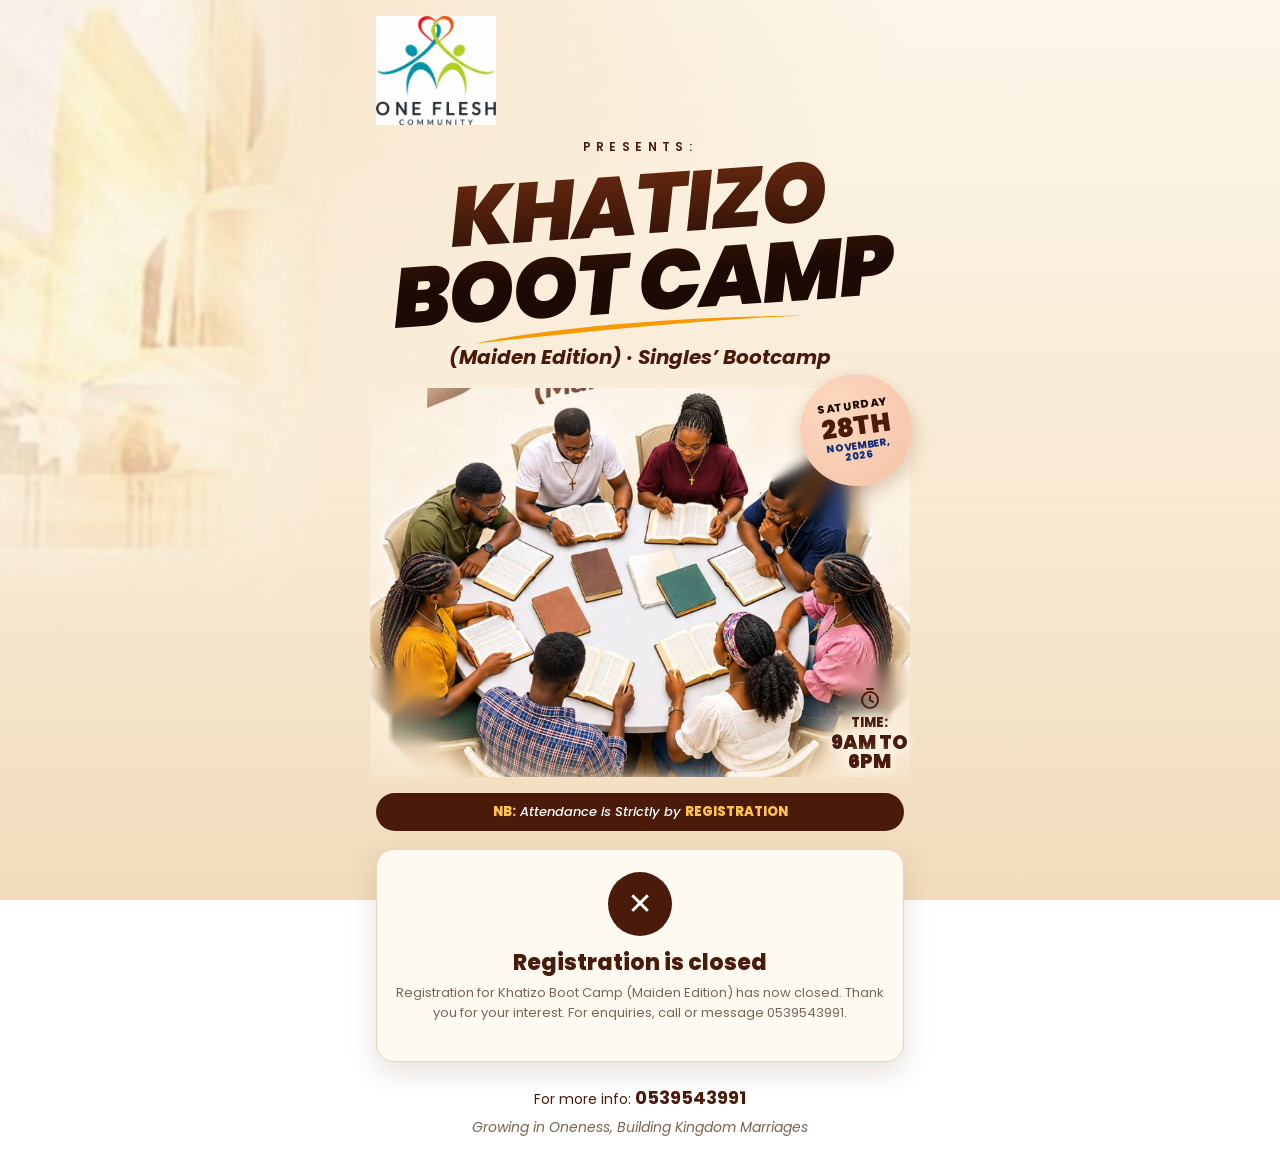
<file: bootcamp.html>
<!DOCTYPE html>
<html lang="en">
<head>
<meta charset="utf-8">
<meta name="viewport" content="width=device-width, initial-scale=1, viewport-fit=cover">
<title>Khatizo Boot Camp 2026 – Registration</title>
<link href="https://fonts.googleapis.com/css2?family=Poppins:ital,wght@0,400;0,500;0,600;0,800;0,900;1,500;1,700;1,900&display=swap" rel="stylesheet">
<style>
:root{box-sizing:border-box;padding-top:env(safe-area-inset-top,0px);padding-bottom:env(safe-area-inset-bottom,0px);
--brown:#4a1a0a;--deep:#1d0a04;--orange:#f59a00;--peach:#f6c3a6;--navy:#0f2a7a;--cream:#fdf5e8;--card:#fffaf1;--ink:#2b1409;--muted:#7a6454;--line:#e6d4bd;--field:#fff;--green:#4a1a0a;--red:#b3261e}
*,*::before,*::after{box-sizing:inherit}
html{scroll-padding-top:env(safe-area-inset-top,0px)}
body{margin:0;font-family:Poppins,system-ui,sans-serif;color:var(--ink);min-height:100vh;
background:radial-gradient(120% 60% at 0% 0%,#f3dfc0 0%,rgba(243,223,192,0) 60%),linear-gradient(180deg,#fdf6ea 0%,#f8ead3 55%,#f1dcbc 100%) fixed}
.wrap{max-width:560px;margin:0 auto;padding:0 16px 36px}
header{text-align:center;position:relative}
.logo{display:block;text-align:left;padding-top:16px}
.logo img{width:120px;height:auto;mix-blend-mode:multiply}
.pres{letter-spacing:.45em;font-size:12px;font-weight:600;color:var(--brown);margin:6px 0 6px}
h1{font-family:Poppins,sans-serif;font-weight:900;font-style:italic;font-size:clamp(50px,15.5vw,84px);line-height:.92;margin:0;letter-spacing:-2px;color:var(--deep);transform:rotate(-4deg);background:linear-gradient(180deg,#6a2a10,#1d0a04 70%);-webkit-background-clip:text;background-clip:text;-webkit-text-fill-color:transparent;text-shadow:none;padding:4px 4px 0}
h1 span{display:block}
.swoosh{width:min(78%,340px);height:18px;margin:-2px auto 0;display:block;transform:rotate(-4deg)}
.edition{font-style:italic;font-weight:700;font-size:20px;color:var(--brown);margin:6px 0 16px}
.badges{display:flex;justify-content:center;align-items:center;gap:16px;flex-wrap:wrap;margin-bottom:16px}
.date{width:132px;height:132px;border-radius:50%;background:radial-gradient(circle at 35% 30%,#fbd8c0,var(--peach));display:flex;flex-direction:column;align-items:center;justify-content:center;line-height:1;box-shadow:0 8px 18px rgba(120,60,20,.25);transform:rotate(-8deg)}
.date b{font-weight:800;font-size:13px;color:var(--deep);letter-spacing:.5px}
.date strong{font-weight:900;font-size:30px;color:var(--brown);margin:2px 0}
.date i{font-style:normal;font-weight:800;font-size:12px;color:var(--navy)}
.time{text-align:center;color:var(--brown)}
.time svg{display:block;margin:0 auto 2px}
.time span{display:block;font-weight:900;font-size:22px;line-height:1}
.nb{background:var(--brown);color:#fff;border-radius:999px;padding:9px 18px;font-style:italic;font-weight:500;font-size:13px;margin:0 auto 18px}
.nb b{color:#ffc34d;font-style:normal;font-weight:800}
form,.done,.closed{background:var(--card);border:1px solid var(--line);border-radius:18px;padding:22px 18px;box-shadow:0 10px 28px rgba(90,45,15,.15)}
h2{font-family:Poppins,sans-serif;font-weight:800;font-size:22px;margin:0 0 4px;color:var(--brown)}
.sub{color:var(--muted);font-size:13px;margin:0 0 16px}
label,.lbl{display:block;font-weight:600;font-size:13px;margin:14px 0 6px;color:var(--ink)}
label i,.lbl i{color:var(--red);font-style:normal}
input[type=text],input[type=tel],input[type=email],input[type=number],select,textarea{width:100%;font:inherit;font-size:16px;color:var(--ink);background:var(--field);border:1.5px solid var(--line);border-radius:10px;padding:11px 12px}
input:focus,select:focus,textarea:focus{outline:none;border-color:var(--orange);box-shadow:0 0 0 3px rgba(245,154,0,.25)}
textarea{min-height:80px;resize:vertical}
.row{display:grid;grid-template-columns:1fr 1fr;gap:12px}
@media(max-width:420px){.row{grid-template-columns:1fr}}
.opts{display:flex;gap:10px;flex-wrap:wrap}
.opts label{margin:0;font-weight:600}
.opts input{position:absolute;opacity:0}
.opts span{display:inline-block;padding:9px 18px;border-radius:999px;border:1.5px solid var(--line);background:#fff;cursor:pointer;font-size:14px}
.opts input:checked+span{background:var(--brown);border-color:var(--brown);color:#fff}
.opts input:focus-visible+span{box-shadow:0 0 0 3px rgba(245,154,0,.45)}
.chk{display:flex;gap:10px;align-items:flex-start;font-weight:400;font-size:13px;margin-top:18px}
.chk input{margin-top:3px;width:18px;height:18px;accent-color:var(--brown)}
.btn{width:100%;margin-top:20px;border:0;border-radius:12px;padding:15px;font:inherit;font-weight:800;font-size:17px;color:#fff;background:linear-gradient(180deg,#6a2a10,var(--brown));cursor:pointer;box-shadow:0 5px 0 var(--deep)}
.btn:active{transform:translateY(3px);box-shadow:0 2px 0 var(--deep)}
.btn:disabled{opacity:.6;cursor:wait}
.btn.alt{background:#25a244;box-shadow:0 5px 0 #16722e;text-decoration:none;display:block;text-align:center}
.err{color:var(--red);font-size:13px;margin-top:10px;min-height:1em}
.done{text-align:center;display:none}
.done .tick{width:64px;height:64px;border-radius:50%;background:var(--brown);color:#fff;font-size:36px;line-height:64px;margin:0 auto 10px}
.contact{text-align:center;font-size:14px;margin-top:22px;color:var(--brown)}
.contact b{font-size:18px}
.contact em{display:block;margin-top:6px;font-size:14px;color:var(--muted)}

.bgb{position:absolute;top:0;left:0;width:min(46vw,330px);height:min(100vw,640px);background:url([data-uri]) top left/cover no-repeat;pointer-events:none;z-index:0;
-webkit-mask-image:linear-gradient(to right,#000 35%,transparent 100%),linear-gradient(to bottom,#000 55%,transparent 100%);-webkit-mask-composite:source-in;mask-image:linear-gradient(to right,#000 35%,transparent 100%),linear-gradient(to bottom,#000 55%,transparent 100%);mask-composite:intersect;opacity:.9}
.wrap{position:relative;z-index:1}
.hero{position:relative;margin:2px -6px 16px}
.hero img{display:block;width:100%;height:auto;-webkit-mask-image:radial-gradient(ellipse 74% 76% at 50% 50%,#000 58%,transparent 100%);mask-image:radial-gradient(ellipse 74% 76% at 50% 50%,#000 58%,transparent 100%)}
.hero .date{position:absolute;right:-2px;top:-14px;width:112px;height:112px}
.hero .date b{font-size:11px}.hero .date strong{font-size:26px}.hero .date i{font-size:10px}
.hero .time{position:absolute;right:2px;bottom:6px;text-shadow:0 0 8px #fdf5e8,0 0 14px #fdf5e8;font-size:13px;font-weight:800}
.hero .time span{font-size:19px}
.hero .time svg{width:24px;height:24px}
.closed{text-align:center;display:none}.closed .tick{width:64px;height:64px;border-radius:50%;background:var(--brown);color:#fff;font-size:30px;line-height:64px;margin:0 auto 10px}</style>
</head>
<body>
<div class="bgb" aria-hidden="true"></div>
<div class="wrap">
<header>
  <div class="logo"><img src="[data-uri]" alt="One Flesh Community logo"></div>
  <div class="pres">PRESENTS:</div>
  <h1><span>KHATIZO</span><span>BOOT CAMP</span></h1>
  <svg class="swoosh" viewBox="0 0 340 18" preserveAspectRatio="none" aria-hidden="true"><path d="M4 14C90 2 220 2 336 9C230 6 110 10 4 14Z" fill="#f59a00"/></svg>
  <div class="edition">(Maiden Edition) · Singles’ Bootcamp</div>
  <div class="hero">
    <img src="[data-uri]" alt="Singles studying the Bible together around a table">
    <div class="date"><b>SATURDAY</b><strong>28TH</strong><i>NOVEMBER,</i><i>2026</i></div>
    <div class="time"><svg width="30" height="30" viewBox="0 0 24 24" fill="none" stroke="currentColor" stroke-width="2" stroke-linecap="round" aria-hidden="true"><circle cx="12" cy="13" r="8"/><path d="M12 9v4l3 2M9 2h6"/></svg>TIME:<span>9AM TO<br>6PM</span></div>
  </div>
  <div class="nb"><b>NB:</b> Attendance is Strictly by <b>REGISTRATION</b></div>
</header>

<form id="f" novalidate>
  <h2>Register Your Spot</h2>
  <p class="sub">A one-day experience for singles. Fill in your details below.</p>

  <label for="name">Full name <i>*</i></label>
  <input type="text" id="name" autocomplete="name" required>

  <div class="row">
    <div><label for="phone">Phone / WhatsApp <i>*</i></label><input type="tel" id="phone" autocomplete="tel" inputmode="tel" required></div>
    <div><label for="age">Age <i>*</i></label><input type="number" id="age" min="16" max="99" inputmode="numeric" required></div>
  </div>

  <label for="email">Email <i>*</i></label>
  <input type="email" id="email" autocomplete="email">

  <div class="lbl">Gender <i>*</i></div>
  <div class="opts" id="gender">
    <label><input type="radio" name="gender" value="Male"><span>Male</span></label>
    <label><input type="radio" name="gender" value="Female"><span>Female</span></label>
  </div>

  <label for="city">Where do you stay? (Town / Area) <i>*</i></label>
  <input type="text" id="city" required>

  <div class="lbl">Are you a member of One Flesh Community? <i>*</i></div>
  <div class="opts" id="member">
    <label><input type="radio" name="member" value="Yes"><span>Yes</span></label>
    <label><input type="radio" name="member" value="No"><span>No</span></label>
  </div>

  <label for="heard">How did you hear about this event?</label>
  <select id="heard">
    <option value="">Select one</option>
    <option>Social media</option><option>WhatsApp</option><option>A friend</option><option>Church / Community</option><option>Flyer</option><option>Other</option>
  </select>

  <label for="notes">Anything we should know? (allergies, questions, expectations)</label>
  <textarea id="notes"></textarea>

  <label class="chk"><input type="checkbox" id="ok"><span>I confirm my details are correct and I will attend the full event on 28th November, 2026 (9am to 6pm).</span></label>

  <div class="err" id="err" role="alert"></div>
  <button class="btn" id="go" type="submit">Submit Registration</button>
</form>

<section class="done" id="done">
  <div class="tick">✓</div>
  <h2>You’re registered!</h2>
  <p class="sub" id="doneMsg">Thank you. We look forward to seeing you on Saturday 28th November, 2026, 9am to 6pm.</p>
  <a class="btn alt" id="wa" href="#" style="display:none" target="_blank" rel="noopener">Send details via WhatsApp</a>
</section>

<section class="closed" id="closed" role="status">
  <div class="tick" aria-hidden="true">&#10005;</div>
  <h2>Registration is closed</h2>
  <p class="sub">Registration for Khatizo Boot Camp (Maiden Edition) has now closed. Thank you for your interest. For enquiries, call or message 0539543991.</p>
</section>

<div class="contact">For more info: <b>0539543991</b><em>Growing in Oneness, Building Kingdom Marriages</em></div>

</div>

<script>
(function(){
  var $=function(i){return document.getElementById(i)};
  var COLS=["name","phone","age","gender","city","member","email","heard","notes","at"];
  function val(n){var r=document.querySelector('input[name="'+n+'"]:checked');return r?r.value:""}
  function data(){return{name:$("name").value.trim(),phone:$("phone").value.trim(),age:Number($("age").value),gender:val("gender"),city:$("city").value.trim(),member:val("member"),email:$("email").value.trim(),heard:$("heard").value,notes:$("notes").value.trim(),at:new Date().toISOString()}}
  function waLink(d){
    var t="Khatizo Boot Camp Registration%0AName: "+encodeURIComponent(d.name)+"%0APhone: "+encodeURIComponent(d.phone)+"%0AAge: "+d.age+"%0AGender: "+d.gender+"%0AArea: "+encodeURIComponent(d.city)+"%0AMember: "+d.member;
    return "https://wa.me/233539543991?text="+t;
  }
  function finish(d,saved){
    $("f").style.display="none";$("done").style.display="block";
    if(!saved){
      $("doneMsg").textContent="We couldn’t save your details online. Please tap the button below to send them to the organisers on WhatsApp so your spot is confirmed.";
      var a=$("wa");a.href=waLink(d);a.style.display="block";
    }
    window.scrollTo(0,0);
  }
  var CLOSES=new Date("2026-11-21T23:59:00Z");   // registration closing time (GMT): change this to move the deadline
  function isClosed(){return new Date()>=CLOSES}
  function showClosed(){$("f").style.display="none";$("done").style.display="none";$("closed").style.display="block"}
  if(isClosed())showClosed();
  $("f").addEventListener("submit",async function(e){
    e.preventDefault();
    if(isClosed()){showClosed();return;}
    var d=data(),m="";
    if(!d.name)m="Please enter your full name.";
    else if(d.phone.replace(/\D/g,"").length<9)m="Please enter a valid phone number.";
    else if(!d.age||d.age<16)m="Please enter your age.";
    else if(!d.gender)m="Please select your gender.";
    else if(!d.city)m="Please tell us where you stay.";
    else if(!d.member)m="Please say whether you are a One Flesh Community member.";
    else if(!/^[^\s@]+@[^\s@]+\.[^\s@]+$/.test(d.email))m="Please enter a valid email address.";
    else if(!$("ok").checked)m="Please tick the confirmation box.";
    $("err").textContent=m;if(m)return;
    $("go").disabled=true;$("go").textContent="Submitting…";
    var saved=false;
    try{
      await fetch("https://script.google.com/macros/s/AKfycbxH-ekLuSlTcdK1sRfwfG9-knbYWz4wtmPzYkHH8dPE_bHn5K2G87D-cJFo8_V58QyBOA/exec",{method:"POST",mode:"no-cors",headers:{"Content-Type":"text/plain;charset=utf-8"},body:JSON.stringify(d)});
      saved=true;
    }catch(x){saved=false}
    finish(d,saved);
  });

})();
</script>
</body>
</html>
</file>
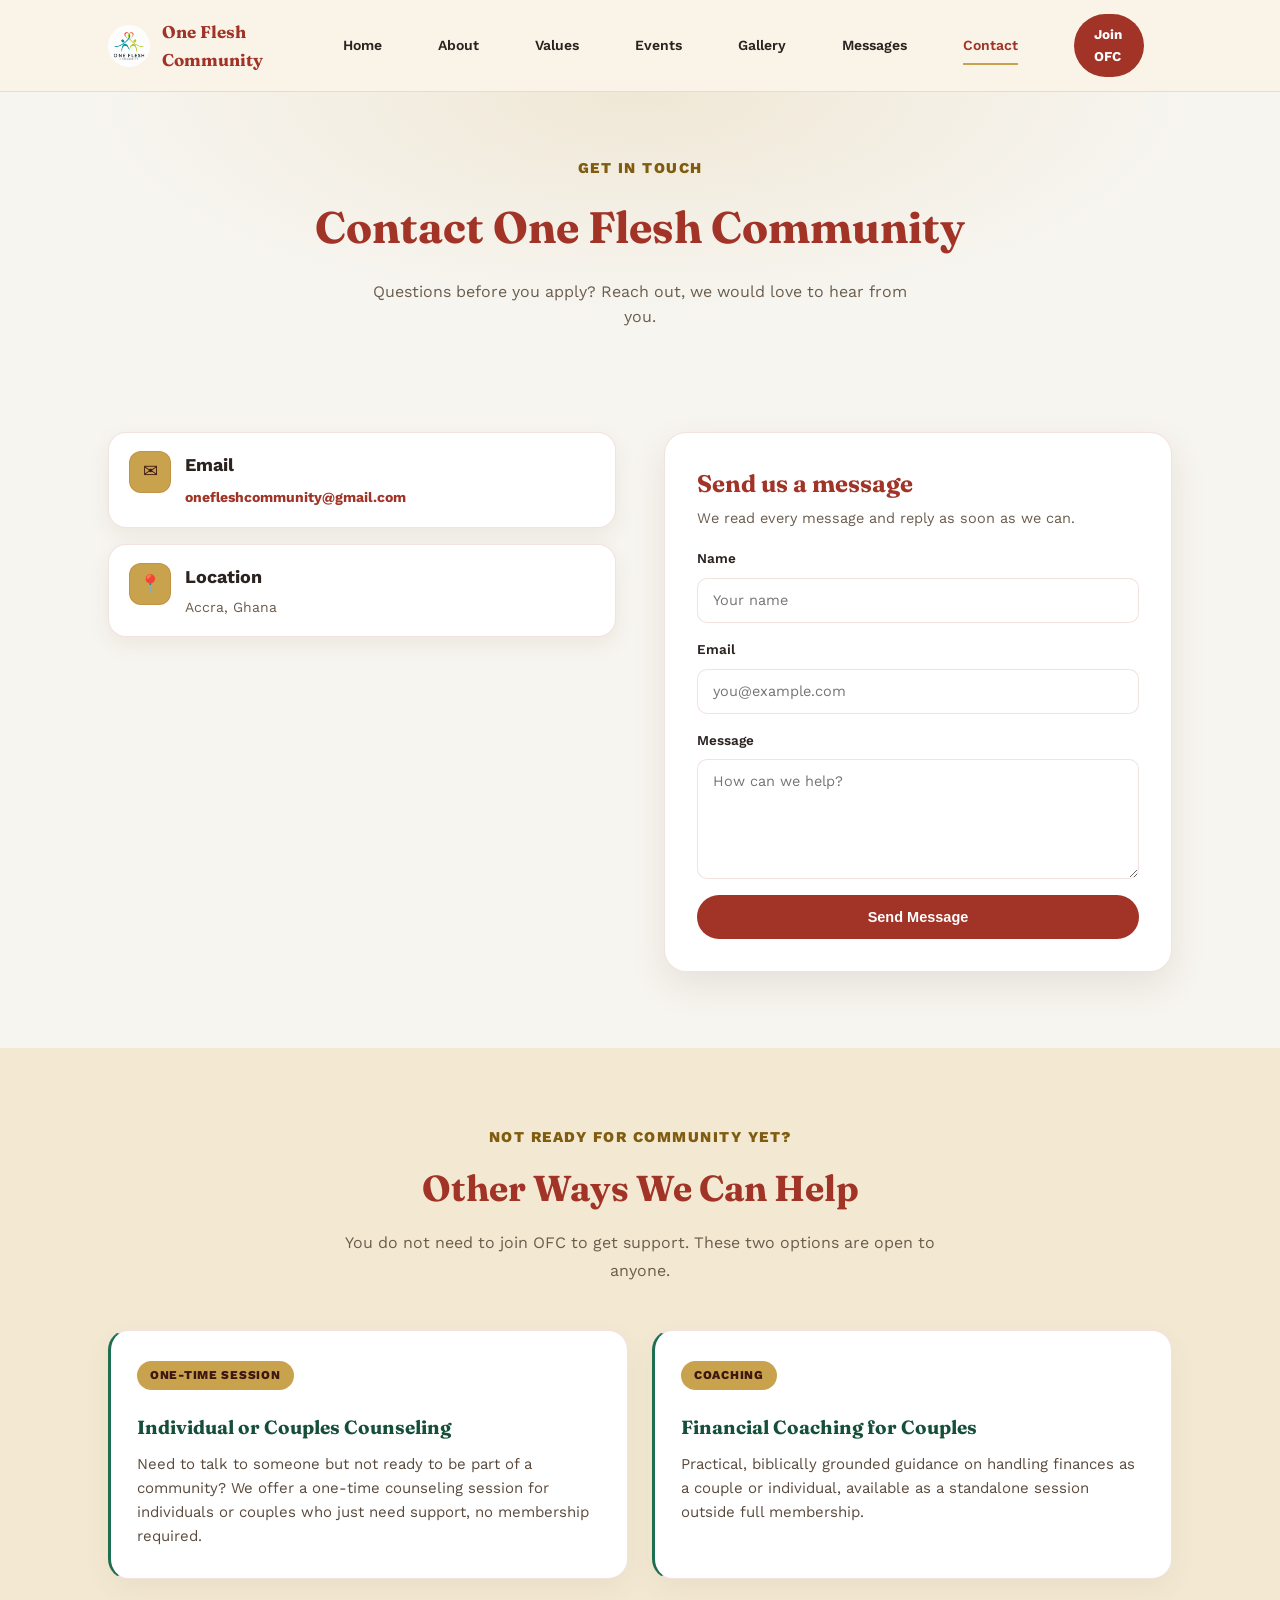
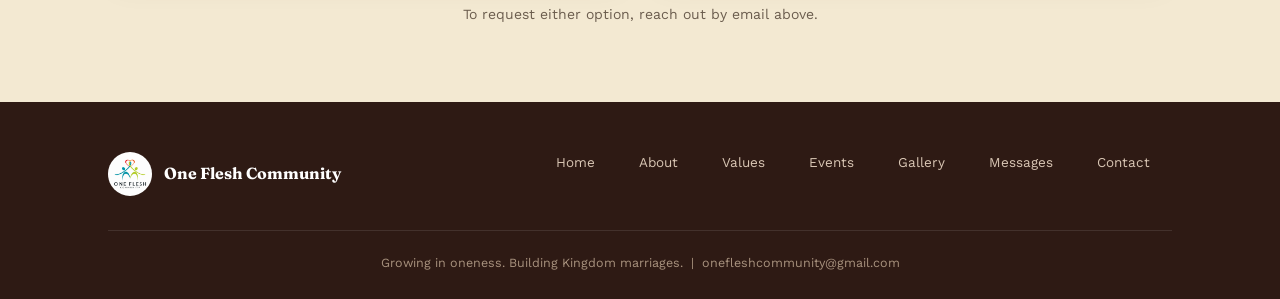
<file: contact.html>
<!DOCTYPE html>
<html lang="en">
<head>
<meta charset="UTF-8">
<meta name="viewport" content="width=device-width, initial-scale=1.0">
<title>Contact - One Flesh Community</title>
<meta name="description" content="Get in touch with One Flesh Community.">
<link rel="icon" href="logo.jpg">
<link rel="stylesheet" href="styles.css">
<link rel="stylesheet" href="ofc-polish.css">
<style>
/* ---------- Contact page ---------- */
.contact-grid { align-items: start; gap: clamp(24px, 4vw, 48px); }
.contact-item {
  background: #fff; border: 1px solid var(--line); border-radius: 18px; padding: 18px 20px; margin-bottom: 16px;
  box-shadow: 0 8px 22px rgba(90, 50, 30, 0.07);
}
.contact-item .ic { background: var(--gold); color: var(--ink-on-gold); }
.contact-item h3 { font-size: 18px; margin-bottom: 4px; }
.contact-item a { color: var(--rust); font-weight: 700; word-break: break-word; }
.contact-item p { color: var(--muted); }
.ofc-formcard { background: #fff; border: 1px solid var(--line); border-radius: 22px; padding: clamp(22px, 3vw, 32px); box-shadow: 0 14px 36px rgba(90, 50, 30, 0.10); }
.ofc-formcard h2 { font-size: 24px; margin-bottom: 4px; }
.ofc-formcard .lead { color: var(--muted); font-size: 14.5px; margin-bottom: 18px; }
.ofc-form-status { margin-top: 16px; padding: 14px 16px; border-radius: 14px; font-size: 15px; line-height: 1.55; display: none; }
.ofc-form-status.is-ok { display: block; background: rgba(30, 111, 82, 0.12); color: var(--green-deep); }
.ofc-form-status.is-err { display: block; background: rgba(161, 51, 39, 0.10); color: var(--rust-deep); }
.ofc-form-status a { color: inherit; font-weight: 800; text-decoration: underline; }
.form-basic button[disabled] { opacity: .65; cursor: progress; }
.support-card .price-tag {
  display: inline-block; padding: 5px 13px; border-radius: 999px; background: var(--gold); color: var(--ink-on-gold);
  font-weight: 800; font-size: 12px; letter-spacing: .06em; text-transform: uppercase; margin-bottom: 12px;
}
</style>
</head>
<body>
<header class="site-nav">
<div class="wrap">
<a class="brand" href="index.html">
<img src="logo.jpg" alt="One Flesh Community logo">
<span class="word">One Flesh Community</span>
</a>
<button class="nav-toggle" id="navToggle" aria-label="Toggle menu">&#9776;</button>
<nav id="navLinks">
<a class="" href="index.html">Home</a>
<a class="" href="about.html">About</a>
<a class="" href="values.html">Values</a>
<a class="" href="events.html">Events</a>
<a class="" href="gallery.html">Gallery</a>
<a class="" href="messages.html">Messages</a>
<a class="active" href="contact.html">Contact</a>
<a class="join-btn" href="https://ofcmembershipform.vercel.app" target="_blank" rel="noopener">Join OFC</a>
</nav>
</div>
</header>

<div class="page-header wrap">
<span class="eyebrow">Get In Touch</span>
<h1>Contact One Flesh Community</h1>
<p>Questions before you apply? Reach out, we would love to hear from you.</p>
</div>

<section class="block">
<div class="wrap contact-grid">
<div>
<div class="contact-item">
<div class="ic">&#9993;</div>
<div>
<h3>Email</h3>
<a href="mailto:onefleshcommunity@gmail.com">onefleshcommunity@gmail.com</a>
</div>
</div>
<!-- Shown only once a WhatsApp number is set in the script at the bottom of this page -->
<div class="contact-item" id="ofcWa" style="display:none;">
<div class="ic">&#128172;</div>
<div>
<h3>WhatsApp</h3>
<a id="ofcWaLink" href="#" target="_blank" rel="noopener">Chat with us on WhatsApp</a>
</div>
</div>
<div class="contact-item">
<div class="ic">&#128205;</div>
<div>
<h3>Location</h3>
<p>Accra, Ghana</p>
</div>
</div>
</div>

<div class="ofc-formcard">
<h2>Send us a message</h2>
<p class="lead">We read every message and reply as soon as we can.</p>
<form class="form-basic" id="ofcContactForm" novalidate>
<label for="cName">Name</label>
<input type="text" id="cName" name="name" placeholder="Your name" autocomplete="name" required>
<label for="cEmail">Email</label>
<input type="email" id="cEmail" name="email" placeholder="you@example.com" autocomplete="email" required>
<label for="cMsg">Message</label>
<textarea id="cMsg" name="message" placeholder="How can we help?" required></textarea>
<button class="btn-primary" type="submit" id="ofcSend" style="border:none; cursor:pointer;">Send Message</button>
</form>
<div class="ofc-form-status" id="ofcFormStatus" role="status" aria-live="polite"></div>
</div>
</div>
</section>

<section class="block alt">
<div class="wrap">
<div class="section-head">
<span class="eyebrow">Not Ready For Community Yet?</span>
<h2>Other Ways We Can Help</h2>
<p>You do not need to join OFC to get support. These two options are open to anyone.</p>
</div>
<div class="grid-2">
<div class="card support-card">
<span class="price-tag">One-Time Session</span>
<h3>Individual or Couples Counseling</h3>
<p>Need to talk to someone but not ready to be part of a community? We offer a one-time counseling session for individuals or couples who just need support, no membership required.</p>
</div>
<div class="card support-card">
<span class="price-tag">Coaching</span>
<h3>Financial Coaching for Couples</h3>
<p>Practical, biblically grounded guidance on handling finances as a couple or individual, available as a standalone session outside full membership.</p>
</div>
</div>
<p id="ofcSupportNote" style="text-align:center; color:var(--muted); font-size:14px; margin-top:24px;">To request either option, reach out by email above.</p>
</div>
</section>

<footer>
<div class="wrap">
<div class="foot-top">
<div class="brand">
<img src="logo.jpg" alt="One Flesh Community logo">
<span class="word">One Flesh Community</span>
</div>
<nav>
<a href="index.html">Home</a>
<a href="about.html">About</a>
<a href="values.html">Values</a>
<a href="events.html">Events</a>
<a href="gallery.html">Gallery</a>
<a href="messages.html">Messages</a>
<a href="contact.html">Contact</a>
</nav>
</div>
<div class="bottom">Growing in oneness. Building Kingdom marriages. &nbsp;|&nbsp; onefleshcommunity@gmail.com</div>
</div>
</footer>

<script>
const toggle = document.getElementById('navToggle');
const links = document.getElementById('navLinks');
if (toggle) {
  toggle.addEventListener('click', () => links.classList.toggle('open'));
}

// ============================================================
//  CONTACT SETTINGS: the only things you need to change
// ============================================================
const CONTACT = {
  email: 'onefleshcommunity@gmail.com',
  // WhatsApp number with country code, digits only, e.g. '233241234567'.
  // Leave empty ('') and the WhatsApp card stays hidden until you have one.
  whatsapp: '',
  // Optional: web address of a form handler (for example a Google Apps Script or Formspree link).
  // Leave empty ('') and the form opens the visitor's email app with the message ready to send.
  formEndpoint: ''
};

(function() {
  // WhatsApp card + wording that mentions it
  const digits = (CONTACT.whatsapp || '').replace(/\D/g, '');
  if (digits.length >= 8) {
    const wa = document.getElementById('ofcWa');
    document.getElementById('ofcWaLink').href = 'https://wa.me/' + digits;
    wa.style.display = '';
    document.getElementById('ofcSupportNote').textContent = 'To request either option, reach out by email or WhatsApp above.';
  }

  const form = document.getElementById('ofcContactForm');
  const status = document.getElementById('ofcFormStatus');
  const send = document.getElementById('ofcSend');
  if (!form) return;

  function show(kind, html) {
    status.className = 'ofc-form-status ' + (kind === 'ok' ? 'is-ok' : 'is-err');
    status.innerHTML = html;
  }
  function esc(s) { return String(s).replace(/[&<>"']/g, c => ({ '&': '&amp;', '<': '&lt;', '>': '&gt;', '"': '&quot;', "'": '&#39;' }[c])); }
  function openMail(url) {
    const a = document.createElement('a');
    a.href = url; a.style.display = 'none';
    document.body.appendChild(a); a.click(); a.remove();
  }

  form.addEventListener('submit', function(e) {
    e.preventDefault();
    status.className = 'ofc-form-status';
    if (!form.checkValidity()) {
      form.reportValidity();
      return;
    }
    const data = {
      name: form.elements.name.value.trim(),
      email: form.elements.email.value.trim(),
      message: form.elements.message.value.trim()
    };
    const mailLink = '<a href="mailto:' + CONTACT.email + '">' + CONTACT.email + '</a>';

    if (CONTACT.formEndpoint) {
      send.disabled = true; send.textContent = 'Sending...';
      const body = new URLSearchParams(Object.assign({ page: window.location.href }, data));
      fetch(CONTACT.formEndpoint, { method: 'POST', mode: 'no-cors', body: body })
        .then(() => {
          show('ok', 'Thank you, ' + esc(data.name) + '. Your message has been sent and we will reply to you at ' + esc(data.email) + '.');
          form.reset();
        })
        .catch(() => {
          show('err', 'We could not send that just now. Please try again, or write to us at ' + mailLink + '.');
        })
        .then(() => { send.disabled = false; send.textContent = 'Send Message'; });
      return;
    }

    // No form handler set up yet: open the visitor's email app with everything filled in
    const subject = 'Message from ' + data.name + ' (website)';
    const text = data.message + '\n\n' + data.name + '\n' + data.email;
    openMail('mailto:' + CONTACT.email + '?subject=' + encodeURIComponent(subject) + '&body=' + encodeURIComponent(text));
    show('ok', 'Your email app should open with your message ready to send. If nothing opens, please write to us directly at ' + mailLink + '.');
  });
})();
</script>
<script src="ofc-polish.js" defer></script>
</body>
</html>
</file>
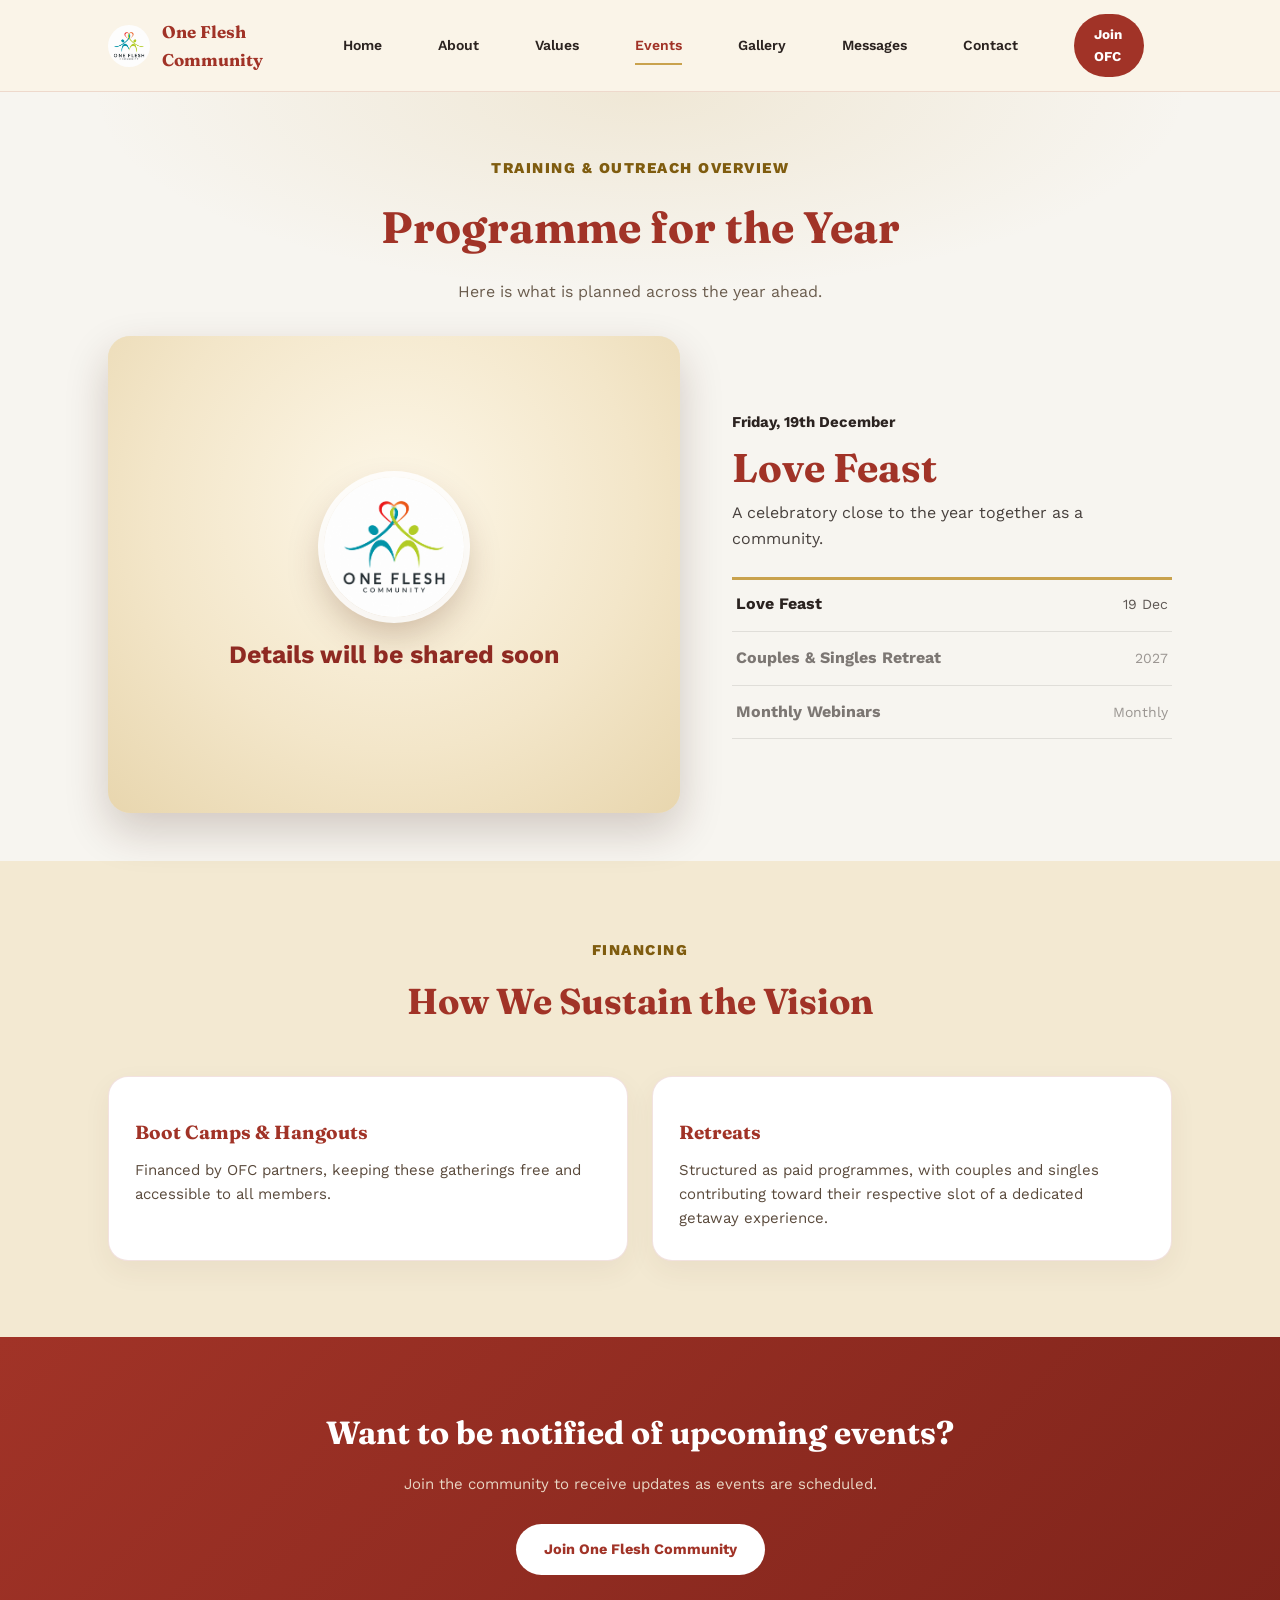
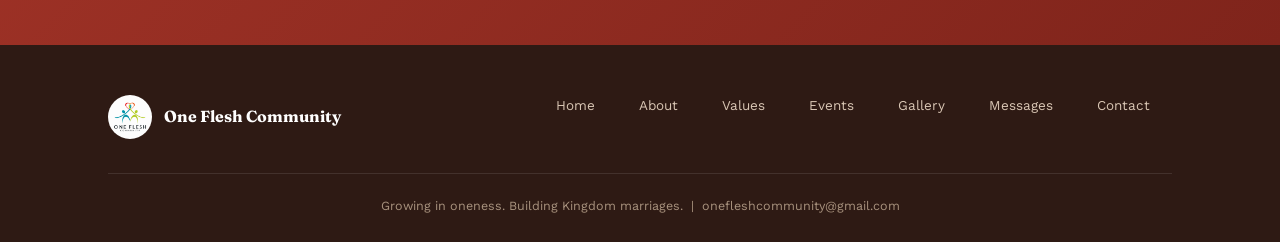
<file: events.html>
<!DOCTYPE html>
<html lang="en">
<head>
<meta charset="UTF-8">
<meta name="viewport" content="width=device-width, initial-scale=1.0">
<title>Events - One Flesh Community</title>
<meta name="description" content="Upcoming gatherings, retreats, and sessions from One Flesh Community.">
<link rel="icon" href="logo.jpg">
<link rel="stylesheet" href="styles.css">
<link rel="stylesheet" href="ofc-polish.css">
</head>
<body>
<header class="site-nav">
    <div class="wrap">
      <a class="brand" href="index.html">
        <img src="logo.jpg" alt="One Flesh Community logo">
        <span class="word">One Flesh Community</span>
      </a>
      <button class="nav-toggle" id="navToggle" aria-label="Toggle menu">&#9776;</button>
      <nav id="navLinks">
        <a class="" href="index.html">Home</a>
      <a class="" href="about.html">About</a>
      <a class="" href="values.html">Values</a>
      <a class="active" href="events.html">Events</a>
      <a class="" href="gallery.html">Gallery</a>
      <a class="" href="messages.html">Messages</a>
      <a class="" href="contact.html">Contact</a>
      <a class="join-btn" href="https://ofcmembershipform.vercel.app" target="_blank" rel="noopener">Join OFC</a>
      </nav>
    </div>
  </header>

  <div class="page-header wrap">
    <span class="eyebrow">Training &amp; Outreach Overview</span>
    <h1>Programme for the Year</h1>
    <p>Here is what is planned across the year ahead.</p>
  </div>

  <section class="block" style="padding-top:0; padding-bottom:0;">
    <div class="wrap">
      <div class="next-up" id="nextUpBanner" style="display:none;">
        <div class="next-up-badge">
          <span class="pulse-dot"></span> Next Up
        </div>
        <div class="next-up-body">
          <div class="next-up-date">
            <div class="nu-day" id="nuDay"></div>
            <div class="nu-mon" id="nuMon"></div>
          </div>
          <div class="next-up-info">
            <h2 id="nuTitle"></h2>
            <p id="nuDesc"></p>
          </div>
        </div>
      </div>
    </div>
  </section>

  <section class="block">
    <div class="wrap">
      <div class="grid-2" id="eventsGrid"></div>
    </div>
  </section>

  <section class="block alt">
    <div class="wrap">
      <div class="section-head">
        <span class="eyebrow">Financing</span>
        <h2>How We Sustain the Vision</h2>
      </div>
      <div class="grid-2">
        <div class="card">
          <h3>Boot Camps &amp; Hangouts</h3>
          <p>Financed by OFC partners, keeping these gatherings free and accessible to all members.</p>
        </div>
        <div class="card">
          <h3>Retreats</h3>
          <p>Structured as paid programmes, with couples and singles contributing toward their respective slot of a dedicated getaway experience.</p>
        </div>
      </div>
    </div>
  </section>

  <section class="cta-band">
    <div class="wrap">
      <h2>Want to be notified of upcoming events?</h2>
      <p>Join the community to receive updates as events are scheduled.</p>
      <a class="btn-primary" href="https://ofcmembershipform.vercel.app" target="_blank" rel="noopener">Join One Flesh Community</a>
    </div>
  </section>

<footer>
    <div class="wrap">
      <div class="foot-top">
        <div class="brand">
          <img src="logo.jpg" alt="One Flesh Community logo">
          <span class="word">One Flesh Community</span>
        </div>
        <nav>
          <a href="index.html">Home</a>
          <a href="about.html">About</a>
          <a href="values.html">Values</a>
          <a href="events.html">Events</a>
          <a href="gallery.html">Gallery</a>
          <a href="messages.html">Messages</a>
          <a href="contact.html">Contact</a>
        </nav>
      </div>
      <div class="bottom">Growing in oneness. Building Kingdom marriages. &nbsp;|&nbsp; onefleshcommunity@gmail.com</div>
    </div>
  </footer>
<div class="lightbox" id="lightbox">
  <button class="lb-close" id="lbClose" aria-label="Close">&times;</button>
  <button class="lb-prev" id="lbPrev" aria-label="Previous">&#10094;</button>
  <div class="lb-content" id="lbContent"></div>
  <button class="lb-next" id="lbNext" aria-label="Next">&#10095;</button>
  <div class="lb-caption" id="lbCaption"></div>
</div>
<script>
  const toggle = document.getElementById('navToggle');
  const links = document.getElementById('navLinks');
  if (toggle) {
    toggle.addEventListener('click', () => links.classList.toggle('open'));
  }

  // ---------- lightbox (event delegation so it works with dynamically added items too) ----------
  (function() {
    const lb = document.getElementById('lightbox');
    if (!lb) return;
    const lbContent = document.getElementById('lbContent');
    const lbCaption = document.getElementById('lbCaption');
    let current = 0;

    function getItems() {
      return Array.from(document.querySelectorAll('.gitem')).filter(el => el.style.display !== 'none');
    }

    function render(idx) {
      const items = getItems();
      if (!items.length) return;
      current = (idx + items.length) % items.length;
      const el = items[current];
      const type = el.dataset.type;
      const src = el.dataset.src;
      const caption = el.dataset.caption || '';
      lbContent.innerHTML = '';
      if (type === 'video') {
        const v = document.createElement('video');
        v.src = src; v.controls = true; v.autoplay = true;
        lbContent.appendChild(v);
      } else if (type === 'youtube') {
        const iframe = document.createElement('iframe');
        iframe.src = 'https://www.youtube.com/embed/' + src + '?autoplay=1';
        iframe.setAttribute('frameborder','0');
        iframe.setAttribute('allow','autoplay; encrypted-media; picture-in-picture');
        iframe.setAttribute('allowfullscreen','');
        lbContent.appendChild(iframe);
      } else {
        const img = document.createElement('img');
        img.src = src; img.alt = caption;
        lbContent.appendChild(img);
      }
      lbCaption.textContent = caption;
    }

    function open(idx) {
      render(idx);
      lb.classList.add('open');
      document.body.style.overflow = 'hidden';
    }
    function close() {
      lb.classList.remove('open');
      lbContent.innerHTML = '';
      document.body.style.overflow = '';
    }

    document.addEventListener('click', (e) => {
      const item = e.target.closest('.gitem');
      if (!item) return;
      const items = getItems();
      open(items.indexOf(item));
    });
    document.getElementById('lbClose').addEventListener('click', close);
    document.getElementById('lbPrev').addEventListener('click', () => render(current - 1));
    document.getElementById('lbNext').addEventListener('click', () => render(current + 1));
    lb.addEventListener('click', (e) => { if (e.target === lb) close(); });
    document.addEventListener('keydown', (e) => {
      if (!lb.classList.contains('open')) return;
      if (e.key === 'Escape') close();
      if (e.key === 'ArrowLeft') render(current - 1);
      if (e.key === 'ArrowRight') render(current + 1);
    });
  })();

  // ---------- auto-fetch new gallery uploads from GitHub, per category subfolder ----------
  (function() {
    const grid = document.getElementById('mainGalleryGrid');
    if (!grid) return;
    const note = document.getElementById('galleryLoadingNote');
    const celebContainer = document.getElementById('celebrationsContainer');
    const REPO = 'onefleshcommunity-stack/ofc-website';
    const API_BASE = 'https://api.github.com/repos/' + REPO + '/contents/gallery-uploads/';
    const FLAT_CATEGORIES = ['general','hangouts','retreats','bootcamps','lovefeast'];
    const imageExt = /\.(jpe?g|png|gif|webp)$/i;
    const videoExt = /\.(mp4|mov|webm)$/i;
    if (note) note.style.display = 'block';
    initGalleryTabs();

    function prettify(name) {
      return name.replace(/[_-]/g, ' ').split(' ').filter(Boolean).map(function(w) {
        return w.charAt(0).toUpperCase() + w.slice(1);
      }).join(' ');
    }

    function buildGitem(f, category) {
      const div = document.createElement('div');
      div.className = 'gitem';
      div.dataset.caption = '';
      div.dataset.category = category;
      if (imageExt.test(f.name)) {
        div.dataset.type = 'image';
        div.dataset.src = f.download_url;
        const img = document.createElement('img');
        img.src = f.download_url; img.alt = 'Community photo';
        div.appendChild(img);
      } else if (videoExt.test(f.name)) {
        div.dataset.type = 'video';
        div.dataset.src = f.download_url;
        const v = document.createElement('video');
        v.muted = true; v.preload = 'metadata';
        const source = document.createElement('source');
        source.src = f.download_url;
        v.appendChild(source);
        const badge = document.createElement('div');
        badge.className = 'play-badge';
        badge.innerHTML = '&#9658;';
        div.appendChild(v);
        div.appendChild(badge);
      } else {
        return null;
      }
      return div;
    }

    function fetchFolder(cat) {
      return fetch(API_BASE + cat)
        .then(r => r.ok ? r.json() : [])
        .then(files => Array.isArray(files) ? files.map(f => ({ file: f, category: cat })) : [])
        .catch(() => []);
    }

    function fetchCelebrations() {
      return fetch(API_BASE + 'celebrations')
        .then(r => r.ok ? r.json() : [])
        .then(entries => {
          if (!Array.isArray(entries)) return [];
          const folders = entries.filter(e => e.type === 'dir');
          return Promise.all(folders.map(folder =>
            fetch(API_BASE + 'celebrations/' + encodeURIComponent(folder.name))
              .then(r => r.ok ? r.json() : [])
              .then(files => ({ name: folder.name, files: Array.isArray(files) ? files.filter(f => f.type === 'file') : [] }))
              .catch(() => ({ name: folder.name, files: [] }))
          ));
        })
        .catch(() => []);
    }

    const flatFetch = Promise.all(FLAT_CATEGORIES.map(fetchFolder)).then(results => {
      results.flat().forEach(({ file: f, category }) => {
        if (f.type !== 'file') return;
        const item = buildGitem(f, category);
        if (item) grid.appendChild(item);
      });
    });

    const celebFetch = fetchCelebrations().then(groups => {
      groups.forEach(group => {
        if (!group.files.length) return;
        const section = document.createElement('div');
        section.className = 'celeb-group';
        const heading = document.createElement('h3');
        heading.className = 'celeb-title';
        heading.textContent = prettify(group.name);
        const groupGrid = document.createElement('div');
        groupGrid.className = 'gallery-grid celeb-grid';
        group.files.forEach(f => {
          const item = buildGitem(f, 'celebrations');
          if (item) groupGrid.appendChild(item);
        });
        section.appendChild(heading);
        section.appendChild(groupGrid);
        celebContainer.appendChild(section);
      });
    });

    Promise.all([flatFetch, celebFetch]).then(() => {
      if (note) note.style.display = 'none';
      initGalleryTabs();
    });

    function initGalleryTabs() {
      const tabs = document.querySelectorAll('.gallery-tab');
      const emptyNote = document.getElementById('galleryEmptyNote');
      if (!tabs.length) return;

      function selectCategory(cat) {
        tabs.forEach(t => t.classList.toggle('active', t.dataset.category === cat));

        if (cat === 'celebrations') {
          grid.style.display = 'none';
          celebContainer.style.display = '';
          const hasGroups = celebContainer.querySelector('.celeb-group') !== null;
          if (emptyNote) emptyNote.style.display = hasGroups ? 'none' : 'block';
        } else {
          celebContainer.style.display = 'none';
          grid.style.display = '';
          const items = Array.from(grid.children);
          let visibleCount = 0;
          items.forEach(el => {
            const show = el.dataset.category === cat;
            el.style.display = show ? '' : 'none';
            if (show) visibleCount++;
          });
          if (emptyNote) emptyNote.style.display = visibleCount === 0 ? 'block' : 'none';
        }
      }

      tabs.forEach(tab => tab.addEventListener('click', () => selectCategory(tab.dataset.category)));
      const activeTab = document.querySelector('.gallery-tab.active');
      selectCategory(activeTab ? activeTab.dataset.category : 'general');
    }
  })();

  // ---------- messages page: fetch messages-data.json and render everything ----------
  (function() {
    const tabs = document.querySelectorAll('.msg-tab');
    const list = document.getElementById('msgList');
    if (!tabs.length || !list) return;

    const frame = document.getElementById('msgFrame');
    const playerWrap = document.getElementById('msgPlayerWrap');
    const playerEmpty = document.getElementById('msgPlayerEmpty');
    const nowPlaying = document.getElementById('msgNowPlaying');
    const shareBtn = document.getElementById('msgShareBtn');

    const TAB_LABELS = { audio: 'audios', reel: 'reels', video: 'videos' };
    let allItems = [];

    function embedSrc(item) {
      if (item.type === 'youtube') return 'https://www.youtube.com/embed/' + item.id;
      if (item.type === 'drive') return 'https://drive.google.com/file/d/' + item.id + '/preview';
      return '';
    }
    function thumbUrl(item) {
      if (item.type === 'youtube') return 'https://img.youtube.com/vi/' + item.id + '/hqdefault.jpg';
      return '';
    }

    function buildCard(item, isActive) {
      const div = document.createElement('div');
      div.className = 'msg-card' + (isActive ? ' active' : '');
      div.dataset.category = item.category;
      div.dataset.id = item.id;
      div.dataset.src = embedSrc(item);
      div.dataset.title = item.title || '';
      div.dataset.meta = (item.speaker || '') + (item.date ? ' ' + item.date : '');

      const thumbDiv = document.createElement('div');
      thumbDiv.className = 'msg-thumb';
      const thumb = thumbUrl(item);
      if (thumb) {
        const img = document.createElement('img');
        img.src = thumb; img.alt = item.title || '';
        thumbDiv.appendChild(img);
      } else {
        const icon = document.createElement('div');
        icon.className = 'audio-icon'; icon.innerHTML = '&#127925;';
        thumbDiv.appendChild(icon);
      }
      const badge = document.createElement('div');
      badge.className = 'play-badge'; badge.innerHTML = '&#9658;';
      thumbDiv.appendChild(badge);

      const infoDiv = document.createElement('div');
      infoDiv.className = 'msg-info';
      const h4 = document.createElement('h4'); h4.textContent = item.title || '';
      const p = document.createElement('p');
      p.textContent = (item.speaker || '') + (item.date ? ' · ' + item.date : '');
      infoDiv.appendChild(h4); infoDiv.appendChild(p);

      div.appendChild(thumbDiv); div.appendChild(infoDiv);
      return div;
    }

    function buildEmpty(cat) {
      const div = document.createElement('div');
      div.className = 'msg-empty';
      div.dataset.category = cat;
      div.innerHTML = '<div style="font-size:32px; margin-bottom:10px;">&#127925;</div><p>No ' + TAB_LABELS[cat] + ' yet. Check back soon.</p>';
      return div;
    }

    function loadCard(card) {
      list.querySelectorAll('.msg-card').forEach(c => c.classList.remove('active'));
      card.classList.add('active');
      const src = card.dataset.src;
      if (src && frame) {
        frame.src = src;
        playerWrap.style.display = '';
        playerEmpty.style.display = 'none';
      }
      if (nowPlaying) {
        nowPlaying.querySelector('h3').textContent = card.dataset.title;
        nowPlaying.querySelector('p').textContent = card.dataset.meta;
      }
      const url = new URL(window.location.href);
      url.searchParams.set('v', card.dataset.id);
      try { window.history.replaceState(null, '', url.toString()); } catch(e) {}
      if (shareBtn) shareBtn.dataset.shareUrl = url.toString();
    }

    if (shareBtn) {
      shareBtn.addEventListener('click', () => {
        const url = shareBtn.dataset.shareUrl || window.location.href;
        const done = () => {
          const original = shareBtn.textContent;
          shareBtn.textContent = 'Link Copied!';
          setTimeout(() => { shareBtn.textContent = original; }, 1800);
        };
        if (navigator.clipboard && navigator.clipboard.writeText) {
          navigator.clipboard.writeText(url).then(done).catch(() => { window.prompt('Copy this link:', url); });
        } else {
          window.prompt('Copy this link:', url);
        }
      });
    }

    function selectCategory(cat, preferredCard) {
      tabs.forEach(t => t.classList.toggle('active', t.dataset.category === cat));
      Array.from(list.children).forEach(c => { c.style.display = (c.dataset.category === cat) ? '' : 'none'; });
      const target = preferredCard || list.querySelector('.msg-card[data-category="' + cat + '"]');
      if (target) {
        loadCard(target);
      } else {
        if (frame) frame.src = '';
        playerWrap.style.display = 'none';
        playerEmpty.style.display = '';
        playerEmpty.querySelector('p').textContent = 'No ' + TAB_LABELS[cat] + ' yet.';
        if (nowPlaying) { nowPlaying.querySelector('h3').textContent = ''; nowPlaying.querySelector('p').textContent = ''; }
      }
    }

    function render(items) {
      allItems = items;
      list.innerHTML = '';
      ['audio','reel','video'].forEach(cat => {
        const inCat = items.filter(m => m.category === cat);
        inCat.forEach((m, i) => list.appendChild(buildCard(m, false)));
        if (!inCat.length) list.appendChild(buildEmpty(cat));
      });
      list.querySelectorAll('.msg-card').forEach(card => {
        card.addEventListener('click', () => {
          loadCard(card);
          if (frame && typeof frame.scrollIntoView === 'function') {
            try { frame.scrollIntoView({ behavior: 'smooth', block: 'start' }); } catch(e) {}
          }
        });
      });

      const params = new URLSearchParams(window.location.search);
      const wantedId = params.get('v');
      const deepLinkCard = wantedId ? list.querySelector('.msg-card[data-id="' + wantedId + '"]') : null;
      if (deepLinkCard) {
        selectCategory(deepLinkCard.dataset.category, deepLinkCard);
      } else {
        selectCategory('video');
      }
    }

    tabs.forEach(tab => tab.addEventListener('click', () => selectCategory(tab.dataset.category)));

    fetch('messages-data.json?_=' + Date.now())
      .then(r => r.ok ? r.json() : [])
      .then(items => { render(Array.isArray(items) ? items : []); })
      .catch(() => { render([]); });
  })();

  // ---------- events page: fetch events-data.json, auto-pick Next Up by real date ----------
  (function() {
    const grid = document.getElementById('eventsGrid');
    const banner = document.getElementById('nextUpBanner');
    if (!grid || !banner) return;

    const MONTHS = ['JAN','FEB','MAR','APR','MAY','JUN','JUL','AUG','SEP','OCT','NOV','DEC'];

    function dateParts(iso) {
      const d = new Date(iso + 'T00:00:00');
      return { day: String(d.getDate()).padStart(2, '0'), mon: MONTHS[d.getMonth()], dateObj: d };
    }

    function buildCard(ev) {
      const card = document.createElement('div');
      card.className = 'card event-card';

      const badge = document.createElement('div');
      badge.className = 'date-badge';
      let dayLabel = ev.dayLabel;
      let monLabel = ev.monLabel;
      if (!dayLabel && ev.date) {
        const p = dateParts(ev.date);
        dayLabel = p.day; monLabel = p.mon;
      }
      badge.innerHTML = '<div class="day">' + (dayLabel || '') + '</div><div class="mon">' + (monLabel || '') + '</div>';

      const info = document.createElement('div');
      const h3 = document.createElement('h3'); h3.textContent = ev.title || '';
      const p = document.createElement('p'); p.textContent = ev.description || '';
      info.appendChild(h3); info.appendChild(p);
      if (ev.displayDate) {
        const meta = document.createElement('div');
        meta.className = 'meta'; meta.textContent = ev.displayDate;
        info.appendChild(meta);
      }
      card.appendChild(badge); card.appendChild(info);
      return card;
    }

    function pickNextUp(events) {
      const today = new Date(); today.setHours(0,0,0,0);
      const candidates = events
        .filter(ev => ev.date && !ev.excludeFromNextUp)
        .map(ev => Object.assign({}, ev, { _d: dateParts(ev.date).dateObj }))
        .filter(ev => ev._d >= today)
        .sort((a, b) => a._d - b._d);
      return candidates.length ? candidates[0] : null;
    }

    fetch('events-data.json?_=' + Date.now())
      .then(r => r.ok ? r.json() : [])
      .then(events => {
        if (!Array.isArray(events)) events = [];

        events.forEach(ev => grid.appendChild(buildCard(ev)));

        const next = pickNextUp(events);
        if (next) {
          const p = next.date ? dateParts(next.date) : null;
          document.getElementById('nuDay').textContent = next.dayLabel || (p ? p.day : '');
          document.getElementById('nuMon').textContent = next.monLabel || (p ? p.mon : '');
          document.getElementById('nuTitle').textContent = next.title || '';
          document.getElementById('nuDesc').textContent =
            (next.displayDate ? next.displayDate + '. ' : '') + (next.description || '');
          banner.style.display = '';
        }
      })
      .catch(() => {});
  })();
</script>
<script src="ofc-polish.js" defer></script>
<script src="events-flyers.js" defer></script>
</body>
</html>
</file>
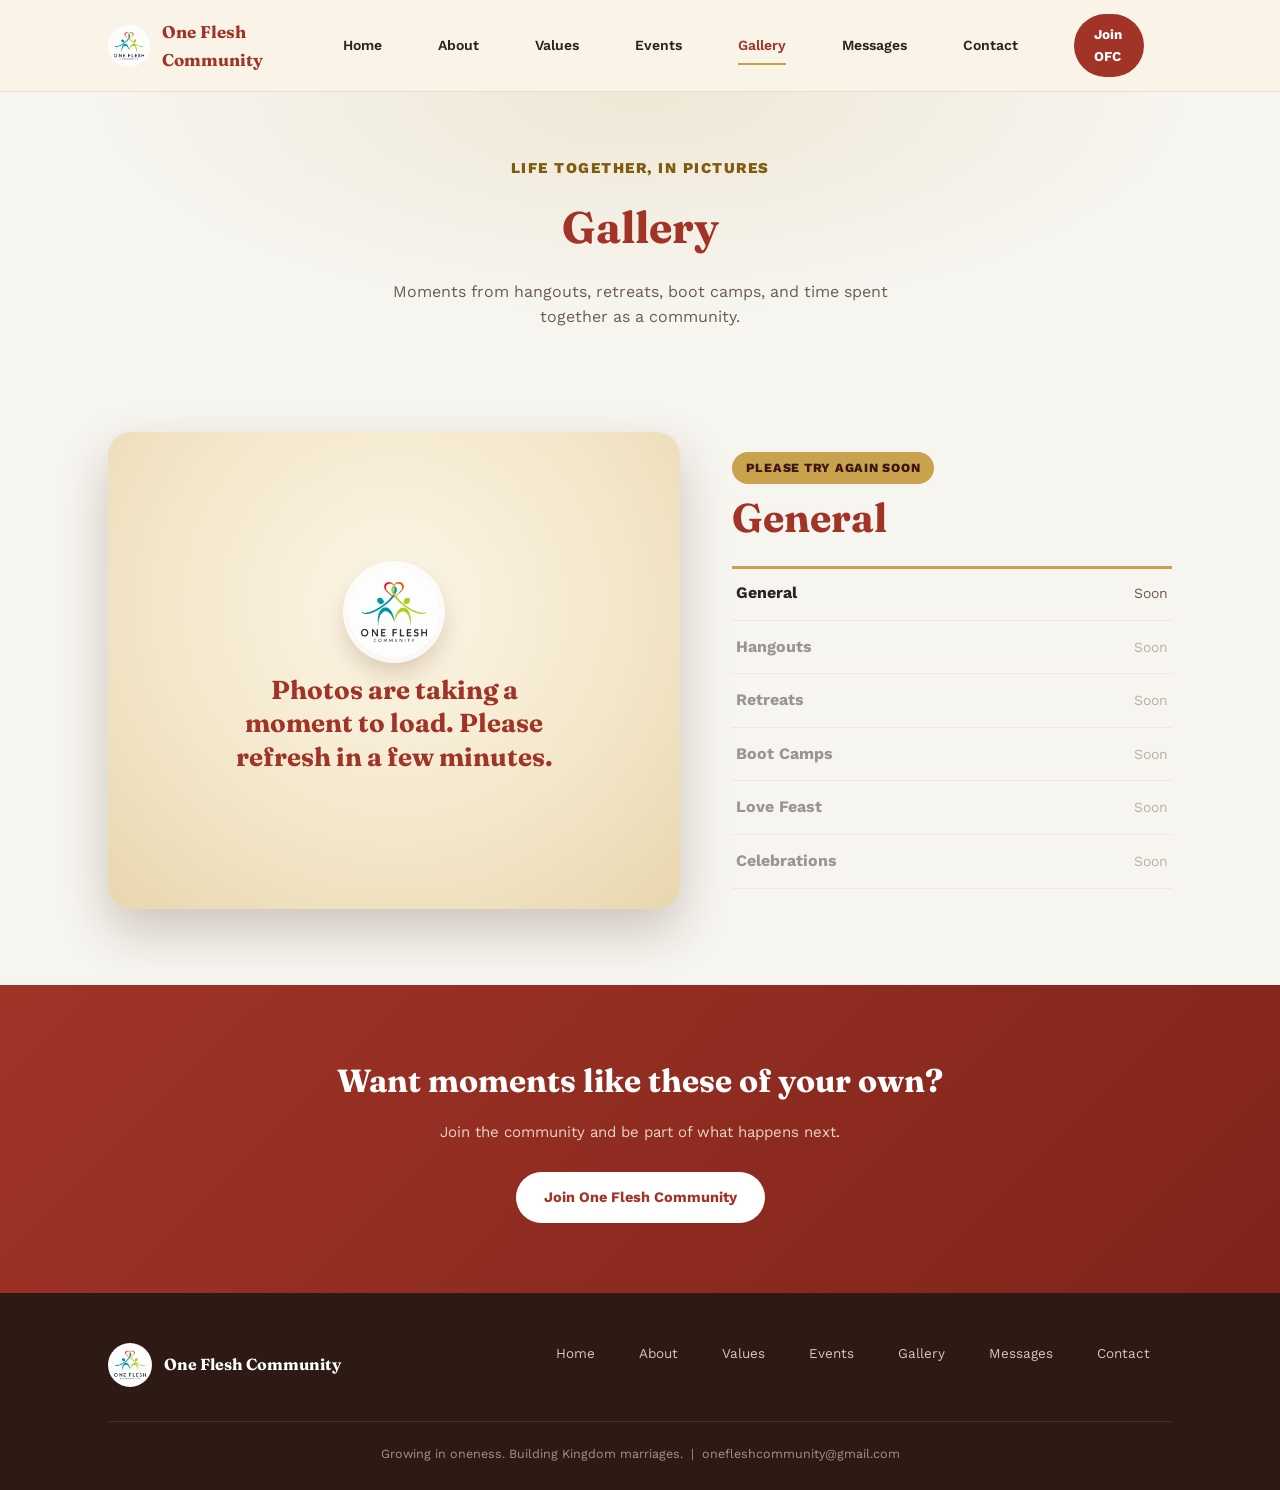
<file: gallery.html>
<!DOCTYPE html>
<html lang="en">
<head>
<meta charset="UTF-8">
<meta name="viewport" content="width=device-width, initial-scale=1.0">
<title>Gallery - One Flesh Community</title>
<meta name="description" content="Photos from life together at One Flesh Community.">
<link rel="icon" href="logo.jpg">
<link rel="stylesheet" href="styles.css">
<link rel="stylesheet" href="ofc-polish.css">
<style>
/* Gallery page */
.msg-tab { font-family: inherit; line-height: 1.2; }

/* the stage (highlights of the selected category) */
.ofc-gal .ofc-show { margin-bottom: 60px; }
.ofc-gal.is-empty .ofc-show { margin-bottom: 0; }   /* nothing to show below, so no big gap */
.ofc-gstage { cursor: default; }
.ofc-gstage.has-photos { cursor: zoom-in; }
.ofc-gslides { position: absolute; inset: 0; }
.ofc-gstage .ofc-stage__cap, .ofc-gstage .ofc-stage__dots { display: none; }
.ofc-gstage.has-photos .ofc-stage__cap { display: block; }
.ofc-gstage.has-photos.multi .ofc-stage__dots { display: flex; }
.ofc-gstage .ofc-stage__slide img { min-width: 0; }

/* the full set of photos: keeps each photo's own shape (no cropping of faces) */
.ofc-glabel { display: flex; align-items: baseline; justify-content: space-between; gap: 12px; margin: 0 0 20px; padding-bottom: 12px; border-bottom: 1px solid var(--line); scroll-margin-top: 90px; }
.ofc-glabel h3 { font-size: 24px; }
.ofc-glabel span { font-size: 14px; color: var(--muted); font-weight: 600; }
.gal-panel .gallery-grid { display: block; column-count: 3; column-gap: 16px; }
.gal-panel .gallery-grid .gitem {
  display: block; break-inside: avoid; margin: 0 0 16px; border: 0; border-radius: 18px; background: #e6dcc8;
  box-shadow: 0 10px 26px rgba(60, 25, 10, 0.13); flex: none;
}
.gal-panel .gallery-grid .gitem img { width: 100%; height: auto; min-height: 110px; }
.gal-panel .gallery-grid .gitem video { width: 100%; height: auto; aspect-ratio: 16 / 9; object-fit: cover; }
.gal-panel .celeb-group { margin-bottom: 36px; }
.gal-panel .celeb-title { font-size: 21px; }
.gal-subtabs { margin: 0 0 26px; }
@media (max-width: 900px) { .gal-panel .gallery-grid { column-count: 2; column-gap: 12px; } .gal-panel .gallery-grid .gitem { margin-bottom: 12px; border-radius: 14px; } }
</style>
</head>
<body>
<header class="site-nav">
<div class="wrap">
<a class="brand" href="index.html">
<img src="logo.jpg" alt="One Flesh Community logo">
<span class="word">One Flesh Community</span>
</a>
<button class="nav-toggle" id="navToggle" aria-label="Toggle menu">&#9776;</button>
<nav id="navLinks">
<a class="" href="index.html">Home</a>
<a class="" href="about.html">About</a>
<a class="" href="values.html">Values</a>
<a class="" href="events.html">Events</a>
<a class="active" href="gallery.html">Gallery</a>
<a class="" href="messages.html">Messages</a>
<a class="" href="contact.html">Contact</a>
<a class="join-btn" href="https://ofcmembershipform.vercel.app" target="_blank" rel="noopener">Join OFC</a>
</nav>
</div>
</header>

<div class="page-header wrap">
<span class="eyebrow">Life Together, In Pictures</span>
<h1>Gallery</h1>
<p>Moments from hangouts, retreats, boot camps, and time spent together as a community.</p>
</div>

<section class="block ofc-gal">
<div class="wrap">

<div class="ofc-show">
<div class="ofc-stage ofc-gstage" id="galStage">
<div class="ofc-gslides" id="galSlides"></div>
<span class="ofc-stage__cap" id="galCap"></span>
<div class="ofc-stage__dots" id="galDots"></div>
</div>
<div class="ofc-show__panel">
<span class="ofc-chip" id="galChip">Loading&hellip;</span>
<h2 class="ofc-show__title" id="galTitle">General</h2>
<p class="ofc-show__desc" id="galDesc"></p>
<div class="ofc-actions" id="galActions" style="display:none;">
<button type="button" class="ofc-btn" id="galOpen"><span>View full size</span></button>
<a class="ofc-btn ofc-btn--ghost" href="#galAll" id="galAllLink"><span>See all photos</span></a>
</div>
<ul class="ofc-lineup" id="galLineup">
<li><button type="button" class="gallery-tab ofc-lineup__btn active" data-category="general" aria-pressed="true"><span class="ofc-lineup__name">General</span><span class="ofc-lineup__meta"></span></button></li>
<li><button type="button" class="gallery-tab ofc-lineup__btn" data-category="hangouts" aria-pressed="false"><span class="ofc-lineup__name">Hangouts</span><span class="ofc-lineup__meta"></span></button></li>
<li><button type="button" class="gallery-tab ofc-lineup__btn" data-category="retreats" aria-pressed="false"><span class="ofc-lineup__name">Retreats</span><span class="ofc-lineup__meta"></span></button></li>
<li><button type="button" class="gallery-tab ofc-lineup__btn" data-category="bootcamps" aria-pressed="false"><span class="ofc-lineup__name">Boot Camps</span><span class="ofc-lineup__meta"></span></button></li>
<li><button type="button" class="gallery-tab ofc-lineup__btn" data-category="lovefeast" aria-pressed="false"><span class="ofc-lineup__name">Love Feast</span><span class="ofc-lineup__meta"></span></button></li>
<li><button type="button" class="gallery-tab ofc-lineup__btn" data-category="celebrations" aria-pressed="false"><span class="ofc-lineup__name">Celebrations</span><span class="ofc-lineup__meta"></span></button></li>
</ul>
</div>
</div>

<div class="ofc-glabel" id="galAll" style="display:none;"><h3 id="galLabel"></h3><span id="galLabelCount"></span></div>

<div id="galCategoryPanels">
<div class="gal-panel" data-category="general"></div>
<div class="gal-panel" data-category="hangouts" style="display:none;"></div>
<div class="gal-panel" data-category="retreats" style="display:none;"></div>
<div class="gal-panel" data-category="bootcamps" style="display:none;"></div>
<div class="gal-panel" data-category="lovefeast" style="display:none;"></div>
<div class="gal-panel" data-category="celebrations" style="display:none;"></div>
</div>

<p id="galleryLoadingNote" style="text-align:center; color:var(--muted); font-size:13px; margin-top:18px; display:none;">Loading more from the community folder...</p>

</div>
</section>

<section class="cta-band">
<div class="wrap">
<h2>Want moments like these of your own?</h2>
<p>Join the community and be part of what happens next.</p>
<a class="btn-primary" href="https://ofcmembershipform.vercel.app" target="_blank" rel="noopener">Join One Flesh Community</a>
</div>
</section>

<footer>
<div class="wrap">
<div class="foot-top">
<div class="brand">
<img src="logo.jpg" alt="One Flesh Community logo">
<span class="word">One Flesh Community</span>
</div>
<nav>
<a href="index.html">Home</a>
<a href="about.html">About</a>
<a href="values.html">Values</a>
<a href="events.html">Events</a>
<a href="gallery.html">Gallery</a>
<a href="messages.html">Messages</a>
<a href="contact.html">Contact</a>
</nav>
</div>
<div class="bottom">Growing in oneness. Building Kingdom marriages. &nbsp;|&nbsp; onefleshcommunity@gmail.com</div>
</div>
</footer>

<div class="lightbox" id="lightbox">
<button class="lb-close" id="lbClose" aria-label="Close">&times;</button>
<button class="lb-prev" id="lbPrev" aria-label="Previous">&#10094;</button>
<div class="lb-content" id="lbContent"></div>
<button class="lb-next" id="lbNext" aria-label="Next">&#10095;</button>
<div class="lb-caption" id="lbCaption"></div>
</div>

<script>
const toggle = document.getElementById('navToggle');
const links = document.getElementById('navLinks');
if (toggle) {
  toggle.addEventListener('click', () => links.classList.toggle('open'));
}

// ---------- lightbox (event delegation so it works with dynamically added items too) ----------
(function() {
  const lb = document.getElementById('lightbox');
  if (!lb) return;
  const lbContent = document.getElementById('lbContent');
  const lbCaption = document.getElementById('lbCaption');
  let current = 0;
  function isVisible(el) {
    let node = el;
    while (node && node !== document.body) {
      if (node.style && node.style.display === 'none') return false;
      node = node.parentElement;
    }
    return true;
  }
  function getItems() {
    return Array.from(document.querySelectorAll('.gitem')).filter(isVisible);
  }
  function render(idx) {
    const items = getItems();
    if (!items.length) return;
    current = (idx + items.length) % items.length;
    const el = items[current];
    const type = el.dataset.type;
    const src = el.dataset.src;
    const caption = el.dataset.caption || '';
    lbContent.innerHTML = '';
    if (type === 'video') {
      const v = document.createElement('video');
      v.src = src; v.controls = true; v.autoplay = true;
      lbContent.appendChild(v);
    } else if (type === 'youtube') {
      const iframe = document.createElement('iframe');
      iframe.src = 'https://www.youtube.com/embed/' + src + '?autoplay=1';
      iframe.setAttribute('frameborder','0');
      iframe.setAttribute('allow','autoplay; encrypted-media; picture-in-picture');
      iframe.setAttribute('allowfullscreen','');
      lbContent.appendChild(iframe);
    } else {
      const img = document.createElement('img');
      img.src = src; img.alt = caption;
      lbContent.appendChild(img);
    }
    lbCaption.textContent = caption;
  }
  function open(idx) {
    render(idx);
    lb.classList.add('open');
    document.body.style.overflow = 'hidden';
  }
  function close() {
    lb.classList.remove('open');
    lbContent.innerHTML = '';
    document.body.style.overflow = '';
  }
  document.addEventListener('click', (e) => {
    const item = e.target.closest('.gitem');
    if (!item) return;
    const items = getItems();
    open(items.indexOf(item));
  });
  document.getElementById('lbClose').addEventListener('click', close);
  document.getElementById('lbPrev').addEventListener('click', () => render(current - 1));
  document.getElementById('lbNext').addEventListener('click', () => render(current + 1));
  lb.addEventListener('click', (e) => { if (e.target === lb) close(); });
  document.addEventListener('keydown', (e) => {
    if (!lb.classList.contains('open')) return;
    if (e.key === 'Escape') close();
    if (e.key === 'ArrowLeft') render(current - 1);
    if (e.key === 'ArrowRight') render(current + 1);
  });
})();

// ---------- gallery: load photos per category from GitHub (with optional nested groups) + the showcase ----------
(function() {
  const panels = document.querySelectorAll('.gal-panel');
  if (!panels.length) return;
  const note = document.getElementById('galleryLoadingNote');
  const REPO = 'onefleshcommunity-stack/ofc-website';
  const API_ROOT = 'https://api.github.com/repos/' + REPO + '/contents/gallery-uploads';
  const CATEGORIES = ['general','hangouts','retreats','bootcamps','lovefeast','celebrations'];
  const LABELS = { general: 'General', hangouts: 'Hangouts', retreats: 'Retreats', bootcamps: 'Boot Camps', lovefeast: 'Love Feast', celebrations: 'Celebrations' };
  const imageExt = /\.(jpe?g|png|gif|webp)$/i;
  const videoExt = /\.(mp4|mov|webm)$/i;
  const calm = window.matchMedia && window.matchMedia('(prefers-reduced-motion: reduce)').matches;

  const tabs = Array.from(document.querySelectorAll('.gallery-tab'));
  const stage = document.getElementById('galStage');
  const slidesBox = document.getElementById('galSlides');
  const capEl = document.getElementById('galCap');
  const dotsEl = document.getElementById('galDots');
  const chipEl = document.getElementById('galChip');
  const titleEl = document.getElementById('galTitle');
  const descEl = document.getElementById('galDesc');
  const actionsEl = document.getElementById('galActions');
  const openBtn = document.getElementById('galOpen');
  const allBox = document.getElementById('galAll');
  const labelEl = document.getElementById('galLabel');
  const labelCountEl = document.getElementById('galLabelCount');

  let apiProblem = false;   // true when GitHub refuses or cannot be reached (for example the hourly limit)
  let loaded = false;
  let userPicked = false;
  let activeCat = 'general';
  let slideItems = [], slideIdx = 0, timer = null, manual = false;

  if (note) note.style.display = 'block';

  function prettify(name) {
    return name.replace(/[_-]/g, ' ').split(' ').filter(Boolean).map(function(w) {
      return w.charAt(0).toUpperCase() + w.slice(1);
    }).join(' ');
  }
  function apiPath(segments) {
    return API_ROOT + '/' + segments.map(encodeURIComponent).join('/');
  }
  function isVisible(el) {
    let node = el;
    while (node && node !== document.body) {
      if (node.style && node.style.display === 'none') return false;
      node = node.parentElement;
    }
    return true;
  }
  function getJson(url) {
    return fetch(url).then(r => {
      if (!r.ok) { if (r.status === 403 || r.status === 429) apiProblem = true; return []; }
      return r.json();
    }).catch(() => { apiProblem = true; return []; });
  }

  function buildGitem(f, category) {
    const div = document.createElement('div');
    div.className = 'gitem';
    div.dataset.caption = '';
    div.dataset.category = category;
    div.tabIndex = 0;
    div.setAttribute('role', 'button');
    div.addEventListener('keydown', (e) => { if (e.key === 'Enter' || e.key === ' ') { e.preventDefault(); div.click(); } });
    if (imageExt.test(f.name)) {
      div.dataset.type = 'image';
      div.dataset.src = f.download_url;
      div.setAttribute('aria-label', 'Open photo full size');
      const img = document.createElement('img');
      img.src = f.download_url; img.alt = 'Community photo'; img.loading = 'lazy'; img.decoding = 'async';
      img.loading = 'lazy'; img.decoding = 'async';
      div.appendChild(img);
    } else if (videoExt.test(f.name)) {
      div.dataset.type = 'video';
      div.dataset.src = f.download_url;
      div.setAttribute('aria-label', 'Play video');
      const v = document.createElement('video');
      v.muted = true; v.preload = 'metadata';
      const source = document.createElement('source');
      source.src = f.download_url;
      v.appendChild(source);
      const badge = document.createElement('div');
      badge.className = 'play-badge';
      badge.innerHTML = '&#9658;';
      div.appendChild(v);
      div.appendChild(badge);
    } else {
      return null;
    }
    return div;
  }

  // fetch gallery-uploads root once, so we can match folder names case-insensitively
  function fetchRoot() {
    return getJson(API_ROOT).then(entries => Array.isArray(entries) ? entries.filter(e => e.type === 'dir') : []);
  }
  function findFolder(rootEntries, wantedName) {
    return rootEntries.find(e => e.name.toLowerCase() === wantedName.toLowerCase());
  }

  // Walk one category's folder. A direct subfolder is either:
  //  - a LEAF (it directly contains files)  -> becomes its own standalone group
  //  - a BRANCH (it only contains further subfolders, no files) -> becomes a
  //    sub-tab (like "Naming Ceremonies"), and ITS children become groups within it
  function fetchDir(pathSegments) {
    return getJson(apiPath(pathSegments));
  }
  function collectDeepGroups(pathSegments, out) {
    return fetchDir(pathSegments).then(entries => {
      if (!Array.isArray(entries)) return;
      const files = entries.filter(e => e.type === 'file');
      const dirs = entries.filter(e => e.type === 'dir');
      if (files.length) out.push({ label: prettify(pathSegments[pathSegments.length - 1]), files: files });
      return Promise.all(dirs.map(d => collectDeepGroups(pathSegments.concat(d.name), out)));
    });
  }
  function walkCategory(actualName) {
    const flatFiles = [];
    const leafGroups = [];
    const branches = [];
    return fetchDir([actualName]).then(rootEntries => {
      if (!Array.isArray(rootEntries)) return { flatFiles, leafGroups, branches };
      const rootFiles = rootEntries.filter(e => e.type === 'file');
      const rootDirs = rootEntries.filter(e => e.type === 'dir');
      flatFiles.push.apply(flatFiles, rootFiles);
      return Promise.all(rootDirs.map(dir => {
        const childPath = [actualName, dir.name];
        return fetchDir(childPath).then(childEntries => {
          if (!Array.isArray(childEntries)) return;
          const childFiles = childEntries.filter(e => e.type === 'file');
          const childDirs = childEntries.filter(e => e.type === 'dir');
          if (childDirs.length === 0) {
            if (childFiles.length) leafGroups.push({ label: prettify(dir.name), files: childFiles });
            return;
          }
          const branchGroups = [];
          const jobs = childDirs.map(gd => collectDeepGroups(childPath.concat(gd.name), branchGroups));
          if (childFiles.length) branchGroups.push({ label: 'Other', files: childFiles });
          return Promise.all(jobs).then(() => {
            branches.push({ name: dir.name, groups: branchGroups });
          });
        });
      })).then(() => ({ flatFiles, leafGroups, branches }));
    });
  }

  function renderGroups(container, category, groups) {
    groups.forEach(group => {
      if (!group.files.length) return;
      const section = document.createElement('div');
      section.className = 'celeb-group';
      const heading = document.createElement('h3');
      heading.className = 'celeb-title';
      heading.textContent = group.label;
      const groupGrid = document.createElement('div');
      groupGrid.className = 'gallery-grid celeb-grid';
      group.files.forEach(f => {
        const item = buildGitem(f, category);
        if (item) groupGrid.appendChild(item);
      });
      section.appendChild(heading);
      section.appendChild(groupGrid);
      container.appendChild(section);
    });
  }

  function renderCategory(panel, category, data) {
    if (data.flatFiles.length) {
      const flatGrid = document.createElement('div');
      flatGrid.className = 'gallery-grid';
      data.flatFiles.forEach(f => {
        const item = buildGitem(f, category);
        if (item) flatGrid.appendChild(item);
      });
      panel.appendChild(flatGrid);
    }
    renderGroups(panel, category, data.leafGroups);
    if (data.branches.length) {
      const subtabs = document.createElement('div');
      subtabs.className = 'msg-tabs gal-subtabs';
      const branchPanels = [];
      data.branches.forEach((branch, i) => {
        const tab = document.createElement('button');
        tab.type = 'button';
        tab.className = 'msg-tab gal-subtab' + (i === 0 ? ' active' : '');
        tab.textContent = prettify(branch.name);
        subtabs.appendChild(tab);
        const branchPanel = document.createElement('div');
        branchPanel.className = 'gal-subpanel';
        branchPanel.style.display = i === 0 ? '' : 'none';
        renderGroups(branchPanel, category, branch.groups);
        branchPanels.push(branchPanel);
        tab.addEventListener('click', () => {
          subtabs.querySelectorAll('.gal-subtab').forEach(t => t.classList.remove('active'));
          tab.classList.add('active');
          branchPanels.forEach((bp, j) => { bp.style.display = (j === i) ? '' : 'none'; });
          renderShowcase();   // the stage follows whichever sub-tab is showing
        });
      });
      panel.appendChild(subtabs);
      branchPanels.forEach(bp => panel.appendChild(bp));
    }
  }

  // ---------- showcase (stage + details + lineup) ----------
  function panelOf(cat) { return document.querySelector('.gal-panel[data-category="' + cat + '"]'); }
  function counts(cat) {
    const p = panelOf(cat);
    const items = p ? Array.from(p.querySelectorAll('.gitem')) : [];
    const photos = items.filter(i => i.dataset.type === 'image').length;
    return { total: items.length, photos: photos, videos: items.length - photos };
  }
  function countText(c) {
    const parts = [];
    if (c.photos) parts.push(c.photos + (c.photos === 1 ? ' photo' : ' photos'));
    if (c.videos) parts.push(c.videos + (c.videos === 1 ? ' video' : ' videos'));
    return parts.join(' \u00B7 ');
  }
  function totalAll() { return CATEGORIES.reduce((n, c) => n + counts(c).total, 0); }

  function updateLineup() {
    tabs.forEach(btn => {
      const c = counts(btn.dataset.category);
      const meta = btn.querySelector('.ofc-lineup__meta');
      meta.textContent = !loaded ? '' : (c.total ? c.total : 'Soon');
      btn.dataset.empty = (loaded && !c.total) ? '1' : '';
    });
  }

  function stopRotation() { if (timer) { clearInterval(timer); timer = null; } }
  function startRotation() {
    stopRotation();
    if (slideItems.length < 2 || calm || manual) return;
    timer = setInterval(() => activate(slideIdx + 1), 5500);
  }
  function ensureLoaded(x) {
    if (!x.im.getAttribute('src')) {
      x.im.src = x.g.dataset.src;
      x.s.style.setProperty('--bg', 'url("' + x.g.dataset.src + '")');
    }
  }
  function activate(i) {
    const n = slideItems.length;
    if (!n) return;
    slideIdx = (i + n) % n;
    slideItems.forEach((x, k) => {
      if (k === slideIdx) ensureLoaded(x);
      x.s.classList.toggle('is-active', k === slideIdx);
    });
    ensureLoaded(slideItems[(slideIdx + 1) % n]);   // get the next one ready
    Array.from(dotsEl.children).forEach((d, k) => d.classList.toggle('is-active', k === slideIdx));
  }

  function showPlaceholder(text) {
    stopRotation();
    slideItems = [];
    slidesBox.innerHTML = '';
    dotsEl.innerHTML = '';
    stage.classList.remove('has-photos', 'multi');
    const ph = document.createElement('div');
    ph.className = 'ofc-ph';
    const logo = document.createElement('img');
    logo.src = 'logo.jpg'; logo.alt = '';
    logo.onerror = function() { logo.style.display = 'none'; };
    const p = document.createElement('p');
    p.textContent = text;
    ph.appendChild(logo); ph.appendChild(p);
    slidesBox.appendChild(ph);
    actionsEl.style.display = 'none';
  }

  function renderShowcase() {
    const cat = activeCat;
    const label = LABELS[cat] || prettify(cat);
    const c = counts(cat);
    titleEl.textContent = label;
    labelEl.textContent = label;
    labelCountEl.textContent = countText(c);
    allBox.style.display = c.total ? '' : 'none';
    const galSection = document.querySelector('.ofc-gal');
    if (galSection) galSection.classList.toggle('is-empty', !c.total);

    if (!loaded) {
      chipEl.textContent = 'Loading\u2026';
      descEl.textContent = '';
      showPlaceholder('Loading photos\u2026');
      return;
    }
    if (!c.total) {
      const trouble = apiProblem && totalAll() === 0;
      chipEl.textContent = trouble ? 'Please try again soon' : 'Coming soon';
      descEl.textContent = '';
      showPlaceholder(trouble ? 'Photos are taking a moment to load. Please refresh in a few minutes.' : 'Photos will be shared soon');
      return;
    }
    chipEl.textContent = countText(c);
    descEl.textContent = 'Select a photo to see it full size.';

    const p = panelOf(cat);
    const imgs = Array.from(p.querySelectorAll('.gitem')).filter(g => g.dataset.type === 'image' && isVisible(g)).slice(0, 6);
    if (!imgs.length) {
      showPlaceholder('Videos from this album are just below');
      actionsEl.style.display = '';
      return;
    }
    stopRotation();
    slidesBox.innerHTML = '';
    dotsEl.innerHTML = '';
    slideItems = imgs.map((g, i) => {
      const s = document.createElement('div');
      s.className = 'ofc-stage__slide';
      const im = new Image();
      im.alt = 'Photo from ' + label; im.decoding = 'async';
      s.appendChild(im);
      slidesBox.appendChild(s);
      const d = document.createElement('button');
      d.type = 'button'; d.setAttribute('aria-label', 'Show photo ' + (i + 1));
      d.addEventListener('click', (e) => { e.stopPropagation(); manual = true; stopRotation(); activate(i); });
      dotsEl.appendChild(d);
      return { s: s, im: im, g: g };
    });
    capEl.textContent = label;
    stage.classList.add('has-photos');
    stage.classList.toggle('multi', slideItems.length > 1);
    actionsEl.style.display = '';
    slideIdx = 0;
    activate(0);
    startRotation();
  }

  function selectCategory(cat, byUser) {
    if (byUser) { userPicked = true; manual = false; }
    activeCat = cat;
    tabs.forEach(t => {
      const on = t.dataset.category === cat;
      t.classList.toggle('active', on);
      t.setAttribute('aria-pressed', on ? 'true' : 'false');
    });
    panels.forEach(p => { p.style.display = (p.dataset.category === cat) ? '' : 'none'; });
    renderShowcase();
  }

  tabs.forEach(tab => tab.addEventListener('click', () => selectCategory(tab.dataset.category, true)));
  stage.addEventListener('mouseenter', stopRotation);
  stage.addEventListener('mouseleave', startRotation);
  document.addEventListener('visibilitychange', () => { if (document.hidden) stopRotation(); else startRotation(); });
  stage.addEventListener('click', () => { if (slideItems.length) slideItems[slideIdx].g.click(); });
  openBtn.addEventListener('click', () => { if (slideItems.length) slideItems[slideIdx].g.click(); });

  selectCategory(activeCat);   // show the loading state right away

  fetchRoot().then(rootEntries => {
    const jobs = CATEGORIES.map(cat => {
      const match = findFolder(rootEntries, cat);
      const panel = document.querySelector('.gal-panel[data-category="' + cat + '"]');
      if (!match || !panel) return Promise.resolve();
      return walkCategory(match.name).then(data => renderCategory(panel, cat, data));
    });
    return Promise.all(jobs);
  }).then(() => {
    loaded = true;
    if (note) note.style.display = 'none';
    updateLineup();
    // if the first tab has nothing yet, open the first one that does
    if (!userPicked && counts(activeCat).total === 0) {
      const first = CATEGORIES.find(c => counts(c).total > 0);
      if (first) activeCat = first;
    }
    selectCategory(activeCat);
  });
})();
</script>
<script src="ofc-polish.js" defer></script>
</body>
</html>
</file>
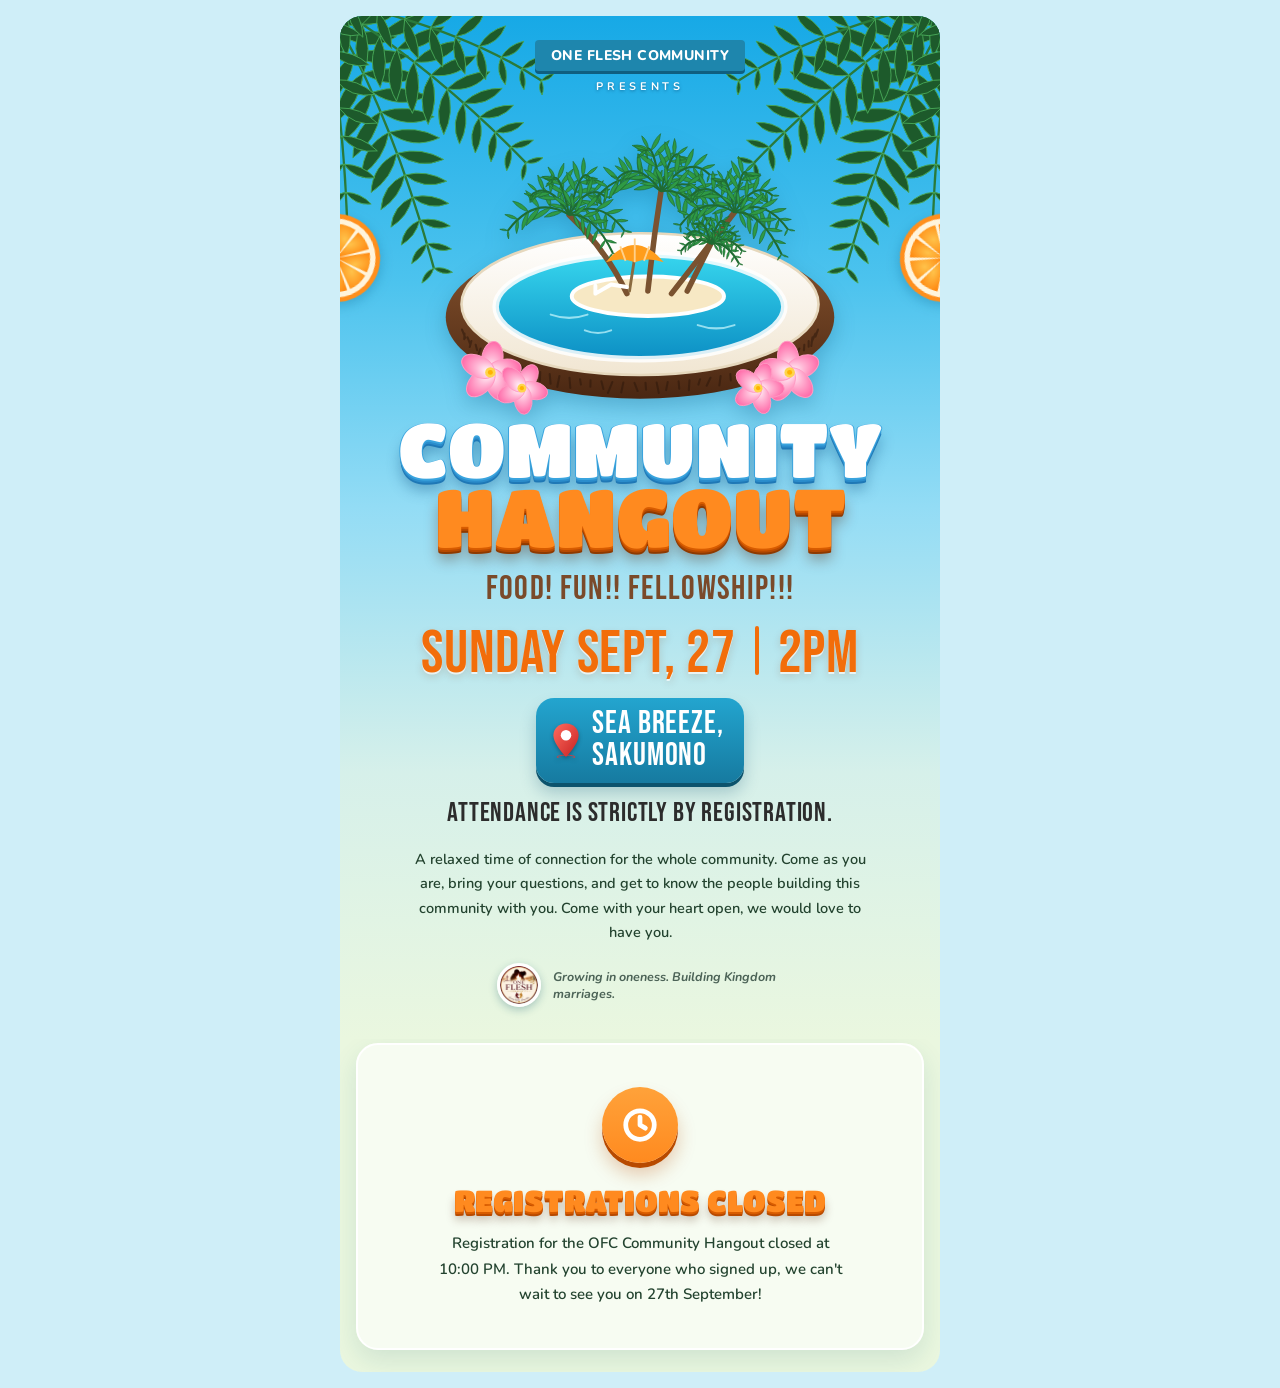
<file: hangout.html>
<!DOCTYPE html>
<html lang="en">
<head>
<meta charset="UTF-8">
<meta name="viewport" content="width=device-width, initial-scale=1.0">
<title>OFC Community Hangout - One Flesh Community</title>
<!--
  ============================================================
  SETUP before sharing this form:
  1. Set up the Google Sheet + Apps Script backend (see the
     accompanying instructions) and paste the Web App URL below.
  2. Set your admin notification email inside the Apps Script.
  3. The form now sends "comingFrom", "transport" and
     "publicTransportMode" instead of "food" - update the Apps
     Script columns to match. ("publicTransportMode" is only
     filled when transport is "Public transport".)
  ============================================================
-->
<script>
  const APPS_SCRIPT_URL = "PASTE_YOUR_GOOGLE_APPS_SCRIPT_WEB_APP_URL_HERE";
</script>
<style>
  @import url('https://fonts.googleapis.com/css2?family=Bebas+Neue&family=Nunito:wght@500;600;700;800&family=Titan+One&display=swap');

  body { margin: 0; padding: 16px; background: #cfeef8; }

  #ret-root {
    --sky: #1fb3ec;
    --green: #1e5b2c;
    --orange: #ff8a1f;
    --orange-deep: #b84a00;
    --brown: #7a4a2a;
    --teal: #1a89b0;
    --teal-deep: #0c536d;
    --ink: #1c3a2c;
    --muted: #4c6357;
    --line: #a9d6e2;
    --error: #c62828;

    font-family: 'Nunito', system-ui, -apple-system, 'Segoe UI', Roboto, sans-serif;
    background: #eaf7df;
    color: var(--ink);
    border-radius: 22px;
    overflow: hidden;
    position: relative;
    max-width: 600px;
    margin: 0 auto;
  }
  #ret-root * { box-sizing: border-box; }

  /* ---------- Hero (mirrors the tropical flyer) ---------- */
  #ret-root .hero {
    position: relative; overflow: hidden; text-align: center; padding: 24px 20px 26px;
    background: linear-gradient(180deg, #17a9e6 0%, #4cc3ee 26%, #93dcf5 48%, #d6f0ea 74%, #eaf7df 100%);
  }
  #ret-root .hero > * { position: relative; z-index: 2; }

  #ret-root .palm { position: absolute; top: 0; z-index: 1; width: min(40%, 215px); height: auto; overflow: visible; pointer-events: none; }
  #ret-root .palm.left { left: 0; }
  #ret-root .palm.right { right: 0; transform: scaleX(-1); }
  #ret-root .palm .pstem { fill: none; stroke: #2a7a3a; stroke-width: 2.4; stroke-linecap: round; }
  #ret-root .palm .pleaf { fill: #1d5a2b; stroke: #46a557; stroke-width: 1; stroke-linejoin: round; }

  #ret-root .orange { position: absolute; z-index: 1; width: 92px; height: 92px; top: 172px; pointer-events: none; filter: drop-shadow(0 4px 6px rgba(0,80,120,0.25)); }
  #ret-root .orange.left { left: -50px; transform: rotate(-12deg); }
  #ret-root .orange.right { right: -50px; transform: rotate(18deg); }

  #ret-root .badge { display: inline-block; background: #1e86ad; color: #fff; font-weight: 800; font-size: 14px; letter-spacing: 0.03em; text-transform: uppercase; padding: 6px 16px; border-radius: 4px; box-shadow: 0 3px 0 #0f5f80; }
  #ret-root .presents { margin-top: 8px; color: #fff; font-size: 11px; font-weight: 700; letter-spacing: 0.34em; text-transform: uppercase; text-shadow: 0 1px 3px rgba(0,60,100,0.55); }

  #ret-root .island { display: block; width: min(88%, 420px); height: auto; margin: 8px auto 0; filter: drop-shadow(0 8px 10px rgba(0,70,110,0.25)); }

  #ret-root h1 { margin: -6px 0 0; padding: 0; font-family: 'Titan One', 'Arial Black', Impact, sans-serif; font-weight: 400; text-transform: uppercase; line-height: 1; }
  #ret-root h1 span { display: block; }
  #ret-root .t-comm {
    font-size: clamp(38px, 12.4vw, 76px); color: #fff; letter-spacing: 0.005em;
    text-shadow: 1px 0 0 #3aa4de, -1px 0 0 #3aa4de, 0 2px 0 #3aa4de, 0 4px 0 #2b8dcc, 0 6px 0 #1f78b6, 0 12px 14px rgba(9,70,120,0.35);
  }
  #ret-root .t-hang {
    position: relative; z-index: 1; margin-top: -0.14em;
    font-size: clamp(40px, 13.2vw, 82px); color: #ff8a1f;
    text-shadow: 0 2px 0 #d85c00, 0 4px 0 #b84a00, 0 6px 0 #8f3a00, 0 12px 14px rgba(80,30,0,0.35);
  }

  #ret-root .tagline { margin: 14px 0 0; font-family: 'Bebas Neue', Impact, 'Arial Narrow', sans-serif; font-size: clamp(25px, 6.6vw, 34px); letter-spacing: 0.04em; color: var(--brown); line-height: 1.1; }

  #ret-root .when { margin: 16px 0 0; font-family: 'Bebas Neue', Impact, 'Arial Narrow', sans-serif; font-size: clamp(38px, 10.6vw, 60px); line-height: 1; letter-spacing: 0.01em; color: #f26d0a; text-shadow: 0 2px 0 rgba(255,255,255,0.7), 0 4px 8px rgba(120,50,0,0.18); }
  #ret-root .when .bar { display: inline-block; width: 4px; height: 0.82em; background: #f26d0a; margin: 0 0.32em; vertical-align: -0.06em; border-radius: 2px; }

  #ret-root .where {
    display: inline-flex; align-items: center; gap: 12px; margin-top: 14px; padding: 10px 20px 10px 16px;
    background: linear-gradient(180deg, #23a5cf, #167aa0); border-radius: 18px; color: #fff;
    box-shadow: 0 4px 0 var(--teal-deep), 0 10px 16px rgba(10,80,110,0.25);
    font-family: 'Bebas Neue', Impact, 'Arial Narrow', sans-serif; font-size: clamp(24px, 6.4vw, 32px); line-height: 1.02; letter-spacing: 0.03em; text-align: left;
  }
  #ret-root .where .pin { width: 28px; height: auto; flex: none; filter: drop-shadow(0 2px 2px rgba(0,0,0,0.3)); }

  #ret-root .strict { margin: 16px 0 0; font-family: 'Bebas Neue', Impact, 'Arial Narrow', sans-serif; font-size: clamp(21px, 5.4vw, 27px); letter-spacing: 0.03em; color: #2c2c2c; line-height: 1.1; }

  #ret-root .hero p.desc { color: #23432f; font-size: 14.5px; font-weight: 600; max-width: 470px; margin: 18px auto 0; line-height: 1.7; }

  #ret-root .host { display: inline-flex; align-items: center; gap: 12px; margin-top: 18px; text-align: left; }
  #ret-root .host img { width: 44px; height: 44px; border-radius: 50%; flex: none; border: 3px solid #fff; box-shadow: 0 3px 8px rgba(20,90,110,0.3); }
  #ret-root .host span { display: block; font-size: 12.5px; font-weight: 700; font-style: italic; color: var(--muted); max-width: 230px; line-height: 1.4; }

  /* ---------- Form ---------- */
  #ret-root form {
    margin: 4px 16px 22px; padding: 6px 20px 22px; background: rgba(255,255,255,0.62);
    border: 2px solid #fff; border-radius: 22px; box-shadow: 0 10px 26px rgba(20,90,110,0.12);
  }
  #ret-root .field { margin: 22px 0; }
  #ret-root label.q { display: block; font-size: 15px; font-weight: 800; margin-bottom: 10px; color: var(--ink); }
  #ret-root label.q .req { color: #d64a00; margin-left: 3px; }
  #ret-root label.q .opt { color: var(--muted); font-weight: 600; font-size: 12px; margin-left: 6px; }

  #ret-root input[type="text"], #ret-root input[type="number"], #ret-root textarea {
    width: 100%; background: #fff; border: 2px solid var(--line); border-radius: 14px;
    padding: 13px 15px; color: var(--ink); font-family: inherit; font-weight: 600; font-size: 16px; outline: none;
    transition: border-color .2s ease, box-shadow .2s ease;
  }
  #ret-root input::placeholder, #ret-root textarea::placeholder { color: #6d8378; font-weight: 500; }
  #ret-root input:focus, #ret-root textarea:focus { border-color: var(--teal); box-shadow: 0 0 0 4px rgba(31,179,236,0.28); }
  #ret-root textarea { min-height: 96px; resize: vertical; }

  #ret-root .pills { display: flex; flex-wrap: wrap; gap: 10px; }
  #ret-root .pill {
    padding: 11px 20px; border-radius: 14px; border: 2px solid var(--line); background: #fff;
    color: #1f4a5c; font-size: 14.5px; font-weight: 800; cursor: pointer; user-select: none; text-align: center; text-wrap: balance;
    box-shadow: 0 3px 0 var(--line);
    transition: border-color .15s ease, background .15s ease, transform .1s ease, box-shadow .1s ease;
  }
  #ret-root .pill:hover { border-color: var(--teal); }
  #ret-root .pill:focus-visible { outline: 3px solid var(--teal); outline-offset: 3px; }
  #ret-root .pill.selected {
    background: var(--orange); border-color: #c95a00; color: #2b1400;
    box-shadow: 0 3px 0 var(--orange-deep); transform: translateY(1px);
  }
  #ret-root .hint { margin-top: 10px; font-size: 13px; font-weight: 600; line-height: 1.55; color: var(--muted); }

  #ret-root .subfield { display: none; margin-top: -6px; padding-left: 14px; border-left: 3px solid #7fd0e8; }
  #ret-root .subfield.show { display: block; }

  #ret-root .conditional { margin-top: 14px; padding-left: 14px; border-left: 3px solid #7fd0e8; display: none; }
  #ret-root .conditional.show { display: block; }

  #ret-root .error-text { color: var(--error); font-size: 13px; font-weight: 700; margin-top: 8px; display: none; }
  #ret-root .field.invalid input, #ret-root .field.invalid textarea { border-color: var(--error); }
  #ret-root .field.invalid .error-text { display: block; }
  #ret-root .field.invalid .pills .pill { border-color: #e39a9a; box-shadow: 0 3px 0 #e39a9a; }

  #ret-root .submit-btn {
    width: 100%; margin-top: 8px; padding: 16px; border: 0; border-radius: 16px;
    background: linear-gradient(180deg, #ffa23a 0%, #ff8a1f 100%); color: #3b1d00;
    font-family: 'Titan One', 'Arial Black', Impact, sans-serif; font-weight: 400; font-size: 19px; letter-spacing: 0.02em; cursor: pointer;
    box-shadow: 0 5px 0 var(--orange-deep), 0 12px 20px rgba(184,74,0,0.28);
    transition: transform .12s ease, box-shadow .12s ease;
  }
  #ret-root .submit-btn:hover { transform: translateY(-1px); }
  #ret-root .submit-btn:active { transform: translateY(3px); box-shadow: 0 2px 0 var(--orange-deep); }
  #ret-root .submit-btn:focus-visible { outline: 3px solid var(--teal); outline-offset: 3px; }
  #ret-root .submit-btn:disabled { opacity: 0.6; cursor: not-allowed; transform: none; }

  #ret-root .form-error { text-align: center; color: var(--error); font-size: 13.5px; font-weight: 700; margin-top: 12px; display: none; }

  /* ---------- Confirmation ---------- */
  #ret-root .confirm { display: none; margin: 4px 16px 22px; padding: 42px 22px 40px; text-align: center; background: rgba(255,255,255,0.62); border: 2px solid #fff; border-radius: 22px; box-shadow: 0 10px 26px rgba(20,90,110,0.12); }
  #ret-root .confirm .glow {
    width: 76px; height: 76px; margin: 0 auto 20px; border-radius: 50%;
    display: flex; align-items: center; justify-content: center;
    background: linear-gradient(180deg, #23a5cf, #167aa0); box-shadow: 0 5px 0 var(--teal-deep), 0 12px 18px rgba(10,80,110,0.25);
  }
  #ret-root .confirm .glow svg { width: 38px; height: 38px; }
  #ret-root .confirm.closed .glow { background: linear-gradient(180deg, #ffa23a 0%, #ff8a1f 100%); box-shadow: 0 5px 0 var(--orange-deep), 0 12px 18px rgba(184,74,0,0.28); }
  #ret-root .confirm h2 {
    font-family: 'Titan One', 'Arial Black', Impact, sans-serif; font-weight: 400; text-transform: uppercase;
    font-size: 30px; margin: 0 0 14px; color: #ff8a1f;
    text-shadow: 0 2px 0 #d85c00, 0 4px 0 #b84a00, 0 8px 10px rgba(80,30,0,0.28);
  }
  #ret-root .confirm p { color: #23432f; font-size: 15px; font-weight: 600; line-height: 1.7; max-width: 420px; margin: 0 auto; }

  @media (min-width: 520px) { #ret-root .orange { top: 196px; } }

  @media (prefers-reduced-motion: reduce) {
    #ret-root * { transition: none !important; }
  }

</style>
</head>
<body>
<div id="ret-root">

  <div class="hero">
    <svg class="palm left" viewBox="0 0 220 290" aria-hidden="true" focusable="false"><path class="pstem" d="M-18,-18 Q50,90 96,258"/><path class="pleaf" d="M-4.6,4.2 Q-27.7,20.4 -24.3,48.4 Q-5.2,30.5 -4.6,4.2Z M-4.6,4.2 Q20.1,17.9 43.8,2.5 Q19.2,-6.8 -4.6,4.2Z M5.1,21.6 Q-20.4,38.5 -17.6,69.1 Q3.7,50.1 5.1,21.6Z M5.1,21.6 Q31.5,37.2 57.7,21.2 Q31.3,10.4 5.1,21.6Z M14.6,39.8 Q-12.7,56.8 -10.6,89.0 Q12.4,69.7 14.6,39.8Z M14.6,39.8 Q42.0,56.9 70.0,40.8 Q42.5,28.6 14.6,39.8Z M23.9,58.5 Q-4.6,75.3 -3.1,108.3 Q20.8,89.1 23.9,58.5Z M23.9,58.5 Q51.4,76.7 80.5,61.0 Q52.7,47.9 23.9,58.5Z M32.9,78.0 Q4.1,94.1 4.8,127.0 Q29.1,108.4 32.9,78.0Z M32.9,78.0 Q59.9,96.8 89.2,81.8 Q61.9,68.1 32.9,78.0Z M41.6,98.1 Q13.3,113.1 13.2,145.2 Q37.3,127.6 41.6,98.1Z M41.6,98.1 Q67.5,117.0 96.4,103.1 Q70.0,89.1 41.6,98.1Z M50.1,119.0 Q23.0,132.6 22.3,162.9 Q45.4,146.8 50.1,119.0Z M50.1,119.0 Q74.3,137.4 101.9,124.7 Q77.2,111.0 50.1,119.0Z M58.4,140.4 Q33.1,152.5 31.8,180.6 Q53.5,166.1 58.4,140.4Z M58.4,140.4 Q80.4,157.9 106.1,146.8 Q83.6,133.6 58.4,140.4Z M66.4,162.6 Q43.4,173.0 41.8,198.2 Q61.6,185.6 66.4,162.6Z M66.4,162.6 Q85.8,178.7 109.2,169.1 Q89.2,156.9 66.4,162.6Z M74.2,185.4 Q54.0,194.1 52.1,216.1 Q69.6,205.4 74.2,185.4Z M74.2,185.4 Q90.9,199.8 111.4,191.8 Q94.1,180.8 74.2,185.4Z M81.7,208.9 Q64.6,216.0 62.7,234.4 Q77.5,225.7 81.7,208.9Z M81.7,208.9 Q95.5,221.3 112.9,214.9 Q98.5,205.4 81.7,208.9Z M89.0,233.1 Q75.1,238.6 73.3,253.4 Q85.4,246.6 89.0,233.1Z M89.0,233.1 Q100.0,243.3 114.1,238.4 Q102.6,230.5 89.0,233.1Z M96.0,258.0 Q85.3,262.0 83.8,273.3 Q93.1,268.2 96.0,258.0Z M96.0,258.0 Q104.3,265.9 115.1,262.3 Q106.5,256.1 96.0,258.0Z"/><path class="pstem" d="M-18,-18 Q96,52 190,150"/><path class="pleaf" d="M4.6,-3.7 Q-7.8,19.7 7.0,41.7 Q15.3,18.5 4.6,-3.7Z M4.6,-3.7 Q31.1,-2.8 44.4,-25.8 Q19.9,-23.1 4.6,-3.7Z M22.8,8.4 Q8.7,33.7 24.3,58.0 Q34.0,32.9 22.8,8.4Z M22.8,8.4 Q51.7,10.0 66.7,-14.8 Q39.9,-12.4 22.8,8.4Z M40.7,20.9 Q25.3,47.2 41.2,73.2 Q52.0,46.9 40.7,20.9Z M40.7,20.9 Q71.1,23.2 87.5,-2.5 Q59.2,-0.7 40.7,20.9Z M58.4,33.7 Q42.1,60.2 57.8,87.0 Q69.3,60.5 58.4,33.7Z M58.4,33.7 Q89.3,36.7 106.6,10.9 Q77.7,12.2 58.4,33.7Z M75.8,46.9 Q59.1,72.7 74.1,99.6 Q86.0,73.6 75.8,46.9Z M75.8,46.9 Q106.3,50.6 123.8,25.4 Q95.3,26.1 75.8,46.9Z M92.9,60.5 Q76.4,85.0 90.2,111.0 Q102.1,86.3 92.9,60.5Z M92.9,60.5 Q122.1,64.6 139.4,40.8 Q112.0,40.9 92.9,60.5Z M109.7,74.5 Q93.9,96.9 106.2,121.4 Q117.8,98.7 109.7,74.5Z M109.7,74.5 Q136.8,78.9 153.4,57.1 Q127.9,56.6 109.7,74.5Z M126.3,88.9 Q111.7,108.7 122.3,131.1 Q133.2,110.8 126.3,88.9Z M126.3,88.9 Q150.6,93.3 166.0,74.0 Q143.1,73.1 126.3,88.9Z M142.6,103.6 Q129.5,120.6 138.4,140.2 Q148.2,122.8 142.6,103.6Z M142.6,103.6 Q163.7,107.9 177.5,91.4 Q157.5,90.2 142.6,103.6Z M158.7,118.7 Q147.4,132.7 154.5,149.3 Q163.0,134.9 158.7,118.7Z M158.7,118.7 Q176.3,122.7 188.0,109.1 Q171.3,107.7 158.7,118.7Z M174.5,134.2 Q165.3,145.1 170.6,158.4 Q177.7,147.1 174.5,134.2Z M174.5,134.2 Q188.4,137.6 198.0,127.0 Q184.7,125.6 174.5,134.2Z M190.0,150.0 Q182.9,158.1 186.7,168.1 Q192.2,159.7 190.0,150.0Z M190.0,150.0 Q200.4,152.8 207.7,145.0 Q197.8,143.8 190.0,150.0Z"/><path class="pstem" d="M-18,-18 Q6,110 8,238"/><path class="pleaf" d="M-13.4,7.6 Q-34.1,13.0 -39.1,33.8 Q-20.7,26.1 -13.4,7.6Z M-13.4,7.6 Q0.5,23.8 21.4,19.1 Q6.4,6.1 -13.4,7.6Z M-8.8,36.4 Q-32.0,42.0 -38.0,65.2 Q-17.4,56.9 -8.8,36.4Z M-8.8,36.4 Q6.5,54.8 29.9,50.0 Q13.4,35.1 -8.8,36.4Z M-4.7,65.2 Q-29.1,70.6 -35.9,94.7 Q-14.1,86.5 -4.7,65.2Z M-4.7,65.2 Q10.9,84.8 35.5,80.2 Q18.5,64.3 -4.7,65.2Z M-1.2,94.0 Q-25.4,98.9 -32.5,122.6 Q-10.8,114.8 -1.2,94.0Z M-1.2,94.0 Q13.8,113.6 38.2,109.6 Q21.7,93.5 -1.2,94.0Z M1.7,122.8 Q-20.9,126.9 -27.9,148.9 Q-7.6,142.1 1.7,122.8Z M1.7,122.8 Q15.4,141.3 38.2,138.0 Q23.1,122.8 1.7,122.8Z M4.1,151.6 Q-15.8,154.9 -22.4,174.0 Q-4.4,168.4 4.1,151.6Z M4.1,151.6 Q15.8,168.1 35.9,165.6 Q23.0,151.9 4.1,151.6Z M6.0,180.4 Q-10.5,182.8 -16.2,198.4 Q-1.3,194.1 6.0,180.4Z M6.0,180.4 Q15.3,194.2 31.9,192.4 Q21.5,181.0 6.0,180.4Z M7.3,209.2 Q-5.3,210.8 -9.9,222.6 Q1.5,219.5 7.3,209.2Z M7.3,209.2 Q14.2,219.8 26.8,218.7 Q19.0,209.9 7.3,209.2Z M8.0,238.0 Q-0.6,238.9 -3.9,246.9 Q3.9,244.9 8.0,238.0Z M8.0,238.0 Q12.6,245.3 21.2,244.8 Q16.0,238.6 8.0,238.0Z"/><path class="pstem" d="M-18,-18 Q120,10 206,66"/><path class="pleaf" d="M9.1,-12.1 Q6.1,9.1 23.4,21.7 Q23.3,1.8 9.1,-12.1Z M9.1,-12.1 Q29.4,-18.7 33.2,-39.8 Q15.3,-31.0 9.1,-12.1Z M38.3,-4.8 Q34.2,18.7 53.0,33.4 Q53.7,11.2 38.3,-4.8Z M38.3,-4.8 Q61.3,-11.5 66.3,-34.8 Q46.0,-25.7 38.3,-4.8Z M66.2,3.2 Q61.0,27.6 80.2,43.7 Q81.7,20.5 66.2,3.2Z M66.2,3.2 Q90.5,-2.9 96.6,-27.2 Q75.0,-18.4 66.2,3.2Z M92.8,11.9 Q86.7,35.8 105.0,52.4 Q107.4,29.6 92.8,11.9Z M92.8,11.9 Q117.0,6.8 123.9,-16.9 Q102.3,-9.0 92.8,11.9Z M118.1,21.3 Q111.5,43.3 127.9,59.5 Q131.0,38.3 118.1,21.3Z M118.1,21.3 Q140.8,17.5 148.1,-4.3 Q127.7,2.2 118.1,21.3Z M142.0,31.4 Q135.4,50.5 149.1,65.4 Q152.7,46.9 142.0,31.4Z M142.0,31.4 Q162.1,29.0 169.4,10.1 Q151.3,15.0 142.0,31.4Z M164.7,42.2 Q158.4,57.7 169.2,70.4 Q172.8,55.4 164.7,42.2Z M164.7,42.2 Q181.3,41.0 188.1,25.8 Q172.9,29.1 164.7,42.2Z M186.0,53.8 Q180.7,65.3 188.3,75.4 Q191.7,64.1 186.0,53.8Z M186.0,53.8 Q198.7,53.5 204.4,42.2 Q192.8,44.1 186.0,53.8Z M206.0,66.0 Q201.9,73.6 206.8,80.8 Q209.5,73.2 206.0,66.0Z M206.0,66.0 Q214.6,66.3 219.0,58.8 Q211.0,59.7 206.0,66.0Z"/></svg>
    <svg class="palm right" viewBox="0 0 220 290" aria-hidden="true" focusable="false"><path class="pstem" d="M-18,-18 Q50,90 96,258"/><path class="pleaf" d="M-4.6,4.2 Q-27.7,20.4 -24.3,48.4 Q-5.2,30.5 -4.6,4.2Z M-4.6,4.2 Q20.1,17.9 43.8,2.5 Q19.2,-6.8 -4.6,4.2Z M5.1,21.6 Q-20.4,38.5 -17.6,69.1 Q3.7,50.1 5.1,21.6Z M5.1,21.6 Q31.5,37.2 57.7,21.2 Q31.3,10.4 5.1,21.6Z M14.6,39.8 Q-12.7,56.8 -10.6,89.0 Q12.4,69.7 14.6,39.8Z M14.6,39.8 Q42.0,56.9 70.0,40.8 Q42.5,28.6 14.6,39.8Z M23.9,58.5 Q-4.6,75.3 -3.1,108.3 Q20.8,89.1 23.9,58.5Z M23.9,58.5 Q51.4,76.7 80.5,61.0 Q52.7,47.9 23.9,58.5Z M32.9,78.0 Q4.1,94.1 4.8,127.0 Q29.1,108.4 32.9,78.0Z M32.9,78.0 Q59.9,96.8 89.2,81.8 Q61.9,68.1 32.9,78.0Z M41.6,98.1 Q13.3,113.1 13.2,145.2 Q37.3,127.6 41.6,98.1Z M41.6,98.1 Q67.5,117.0 96.4,103.1 Q70.0,89.1 41.6,98.1Z M50.1,119.0 Q23.0,132.6 22.3,162.9 Q45.4,146.8 50.1,119.0Z M50.1,119.0 Q74.3,137.4 101.9,124.7 Q77.2,111.0 50.1,119.0Z M58.4,140.4 Q33.1,152.5 31.8,180.6 Q53.5,166.1 58.4,140.4Z M58.4,140.4 Q80.4,157.9 106.1,146.8 Q83.6,133.6 58.4,140.4Z M66.4,162.6 Q43.4,173.0 41.8,198.2 Q61.6,185.6 66.4,162.6Z M66.4,162.6 Q85.8,178.7 109.2,169.1 Q89.2,156.9 66.4,162.6Z M74.2,185.4 Q54.0,194.1 52.1,216.1 Q69.6,205.4 74.2,185.4Z M74.2,185.4 Q90.9,199.8 111.4,191.8 Q94.1,180.8 74.2,185.4Z M81.7,208.9 Q64.6,216.0 62.7,234.4 Q77.5,225.7 81.7,208.9Z M81.7,208.9 Q95.5,221.3 112.9,214.9 Q98.5,205.4 81.7,208.9Z M89.0,233.1 Q75.1,238.6 73.3,253.4 Q85.4,246.6 89.0,233.1Z M89.0,233.1 Q100.0,243.3 114.1,238.4 Q102.6,230.5 89.0,233.1Z M96.0,258.0 Q85.3,262.0 83.8,273.3 Q93.1,268.2 96.0,258.0Z M96.0,258.0 Q104.3,265.9 115.1,262.3 Q106.5,256.1 96.0,258.0Z"/><path class="pstem" d="M-18,-18 Q96,52 190,150"/><path class="pleaf" d="M4.6,-3.7 Q-7.8,19.7 7.0,41.7 Q15.3,18.5 4.6,-3.7Z M4.6,-3.7 Q31.1,-2.8 44.4,-25.8 Q19.9,-23.1 4.6,-3.7Z M22.8,8.4 Q8.7,33.7 24.3,58.0 Q34.0,32.9 22.8,8.4Z M22.8,8.4 Q51.7,10.0 66.7,-14.8 Q39.9,-12.4 22.8,8.4Z M40.7,20.9 Q25.3,47.2 41.2,73.2 Q52.0,46.9 40.7,20.9Z M40.7,20.9 Q71.1,23.2 87.5,-2.5 Q59.2,-0.7 40.7,20.9Z M58.4,33.7 Q42.1,60.2 57.8,87.0 Q69.3,60.5 58.4,33.7Z M58.4,33.7 Q89.3,36.7 106.6,10.9 Q77.7,12.2 58.4,33.7Z M75.8,46.9 Q59.1,72.7 74.1,99.6 Q86.0,73.6 75.8,46.9Z M75.8,46.9 Q106.3,50.6 123.8,25.4 Q95.3,26.1 75.8,46.9Z M92.9,60.5 Q76.4,85.0 90.2,111.0 Q102.1,86.3 92.9,60.5Z M92.9,60.5 Q122.1,64.6 139.4,40.8 Q112.0,40.9 92.9,60.5Z M109.7,74.5 Q93.9,96.9 106.2,121.4 Q117.8,98.7 109.7,74.5Z M109.7,74.5 Q136.8,78.9 153.4,57.1 Q127.9,56.6 109.7,74.5Z M126.3,88.9 Q111.7,108.7 122.3,131.1 Q133.2,110.8 126.3,88.9Z M126.3,88.9 Q150.6,93.3 166.0,74.0 Q143.1,73.1 126.3,88.9Z M142.6,103.6 Q129.5,120.6 138.4,140.2 Q148.2,122.8 142.6,103.6Z M142.6,103.6 Q163.7,107.9 177.5,91.4 Q157.5,90.2 142.6,103.6Z M158.7,118.7 Q147.4,132.7 154.5,149.3 Q163.0,134.9 158.7,118.7Z M158.7,118.7 Q176.3,122.7 188.0,109.1 Q171.3,107.7 158.7,118.7Z M174.5,134.2 Q165.3,145.1 170.6,158.4 Q177.7,147.1 174.5,134.2Z M174.5,134.2 Q188.4,137.6 198.0,127.0 Q184.7,125.6 174.5,134.2Z M190.0,150.0 Q182.9,158.1 186.7,168.1 Q192.2,159.7 190.0,150.0Z M190.0,150.0 Q200.4,152.8 207.7,145.0 Q197.8,143.8 190.0,150.0Z"/><path class="pstem" d="M-18,-18 Q6,110 8,238"/><path class="pleaf" d="M-13.4,7.6 Q-34.1,13.0 -39.1,33.8 Q-20.7,26.1 -13.4,7.6Z M-13.4,7.6 Q0.5,23.8 21.4,19.1 Q6.4,6.1 -13.4,7.6Z M-8.8,36.4 Q-32.0,42.0 -38.0,65.2 Q-17.4,56.9 -8.8,36.4Z M-8.8,36.4 Q6.5,54.8 29.9,50.0 Q13.4,35.1 -8.8,36.4Z M-4.7,65.2 Q-29.1,70.6 -35.9,94.7 Q-14.1,86.5 -4.7,65.2Z M-4.7,65.2 Q10.9,84.8 35.5,80.2 Q18.5,64.3 -4.7,65.2Z M-1.2,94.0 Q-25.4,98.9 -32.5,122.6 Q-10.8,114.8 -1.2,94.0Z M-1.2,94.0 Q13.8,113.6 38.2,109.6 Q21.7,93.5 -1.2,94.0Z M1.7,122.8 Q-20.9,126.9 -27.9,148.9 Q-7.6,142.1 1.7,122.8Z M1.7,122.8 Q15.4,141.3 38.2,138.0 Q23.1,122.8 1.7,122.8Z M4.1,151.6 Q-15.8,154.9 -22.4,174.0 Q-4.4,168.4 4.1,151.6Z M4.1,151.6 Q15.8,168.1 35.9,165.6 Q23.0,151.9 4.1,151.6Z M6.0,180.4 Q-10.5,182.8 -16.2,198.4 Q-1.3,194.1 6.0,180.4Z M6.0,180.4 Q15.3,194.2 31.9,192.4 Q21.5,181.0 6.0,180.4Z M7.3,209.2 Q-5.3,210.8 -9.9,222.6 Q1.5,219.5 7.3,209.2Z M7.3,209.2 Q14.2,219.8 26.8,218.7 Q19.0,209.9 7.3,209.2Z M8.0,238.0 Q-0.6,238.9 -3.9,246.9 Q3.9,244.9 8.0,238.0Z M8.0,238.0 Q12.6,245.3 21.2,244.8 Q16.0,238.6 8.0,238.0Z"/><path class="pstem" d="M-18,-18 Q120,10 206,66"/><path class="pleaf" d="M9.1,-12.1 Q6.1,9.1 23.4,21.7 Q23.3,1.8 9.1,-12.1Z M9.1,-12.1 Q29.4,-18.7 33.2,-39.8 Q15.3,-31.0 9.1,-12.1Z M38.3,-4.8 Q34.2,18.7 53.0,33.4 Q53.7,11.2 38.3,-4.8Z M38.3,-4.8 Q61.3,-11.5 66.3,-34.8 Q46.0,-25.7 38.3,-4.8Z M66.2,3.2 Q61.0,27.6 80.2,43.7 Q81.7,20.5 66.2,3.2Z M66.2,3.2 Q90.5,-2.9 96.6,-27.2 Q75.0,-18.4 66.2,3.2Z M92.8,11.9 Q86.7,35.8 105.0,52.4 Q107.4,29.6 92.8,11.9Z M92.8,11.9 Q117.0,6.8 123.9,-16.9 Q102.3,-9.0 92.8,11.9Z M118.1,21.3 Q111.5,43.3 127.9,59.5 Q131.0,38.3 118.1,21.3Z M118.1,21.3 Q140.8,17.5 148.1,-4.3 Q127.7,2.2 118.1,21.3Z M142.0,31.4 Q135.4,50.5 149.1,65.4 Q152.7,46.9 142.0,31.4Z M142.0,31.4 Q162.1,29.0 169.4,10.1 Q151.3,15.0 142.0,31.4Z M164.7,42.2 Q158.4,57.7 169.2,70.4 Q172.8,55.4 164.7,42.2Z M164.7,42.2 Q181.3,41.0 188.1,25.8 Q172.9,29.1 164.7,42.2Z M186.0,53.8 Q180.7,65.3 188.3,75.4 Q191.7,64.1 186.0,53.8Z M186.0,53.8 Q198.7,53.5 204.4,42.2 Q192.8,44.1 186.0,53.8Z M206.0,66.0 Q201.9,73.6 206.8,80.8 Q209.5,73.2 206.0,66.0Z M206.0,66.0 Q214.6,66.3 219.0,58.8 Q211.0,59.7 206.0,66.0Z"/></svg>
    <svg class="orange left" viewBox="0 0 100 100" aria-hidden="true" focusable="false"><defs><radialGradient id="seg-left" cx=".5" cy=".5" r=".6"><stop offset="0" stop-color="#ffc24a"/><stop offset="1" stop-color="#ff8a12"/></radialGradient></defs><circle cx="50" cy="50" r="48" fill="#ff8f1c"/><circle cx="50" cy="50" r="43" fill="#fff4dc"/><path d="M50,50 L87.0,51.8 A37,37 0 0 1 79.5,72.3Z" fill="url(#seg-left)"/><path d="M50,50 L77.1,75.2 A37,37 0 0 1 58.2,86.1Z" fill="url(#seg-left)"/><path d="M50,50 L54.6,86.7 A37,37 0 0 1 33.1,82.9Z" fill="url(#seg-left)"/><path d="M50,50 L29.9,81.1 A37,37 0 0 1 15.9,64.4Z" fill="url(#seg-left)"/><path d="M50,50 L14.6,60.9 A37,37 0 0 1 14.6,39.1Z" fill="url(#seg-left)"/><path d="M50,50 L15.9,35.6 A37,37 0 0 1 29.9,18.9Z" fill="url(#seg-left)"/><path d="M50,50 L33.1,17.1 A37,37 0 0 1 54.6,13.3Z" fill="url(#seg-left)"/><path d="M50,50 L58.2,13.9 A37,37 0 0 1 77.1,24.8Z" fill="url(#seg-left)"/><path d="M50,50 L79.5,27.7 A37,37 0 0 1 87.0,48.2Z" fill="url(#seg-left)"/></svg>
    <svg class="orange right" viewBox="0 0 100 100" aria-hidden="true" focusable="false"><defs><radialGradient id="seg-right" cx=".5" cy=".5" r=".6"><stop offset="0" stop-color="#ffc24a"/><stop offset="1" stop-color="#ff8a12"/></radialGradient></defs><circle cx="50" cy="50" r="48" fill="#ff8f1c"/><circle cx="50" cy="50" r="43" fill="#fff4dc"/><path d="M50,50 L87.0,51.8 A37,37 0 0 1 79.5,72.3Z" fill="url(#seg-right)"/><path d="M50,50 L77.1,75.2 A37,37 0 0 1 58.2,86.1Z" fill="url(#seg-right)"/><path d="M50,50 L54.6,86.7 A37,37 0 0 1 33.1,82.9Z" fill="url(#seg-right)"/><path d="M50,50 L29.9,81.1 A37,37 0 0 1 15.9,64.4Z" fill="url(#seg-right)"/><path d="M50,50 L14.6,60.9 A37,37 0 0 1 14.6,39.1Z" fill="url(#seg-right)"/><path d="M50,50 L15.9,35.6 A37,37 0 0 1 29.9,18.9Z" fill="url(#seg-right)"/><path d="M50,50 L33.1,17.1 A37,37 0 0 1 54.6,13.3Z" fill="url(#seg-right)"/><path d="M50,50 L58.2,13.9 A37,37 0 0 1 77.1,24.8Z" fill="url(#seg-right)"/><path d="M50,50 L79.5,27.7 A37,37 0 0 1 87.0,48.2Z" fill="url(#seg-right)"/></svg>

    <div class="badge">One Flesh Community</div>
    <div class="presents">Presents</div>

    <svg class="island" viewBox="0 -34 320 239" role="img" aria-label="A coconut holding a tiny beach island" focusable="false"><defs><linearGradient id="shell" x1="0" y1="0" x2="0" y2="1"><stop offset="0" stop-color="#8a5630"/><stop offset="1" stop-color="#4a2712"/></linearGradient><linearGradient id="water" x1="0" y1="0" x2="0" y2="1"><stop offset="0" stop-color="#37d6ee"/><stop offset="1" stop-color="#0c8fc4"/></linearGradient><linearGradient id="flesh" x1="0" y1="0" x2="0" y2="1"><stop offset="0" stop-color="#ffffff"/><stop offset="1" stop-color="#f1e6d2"/></linearGradient><radialGradient id="pet" cx=".5" cy=".85" r=".9"><stop offset="0" stop-color="#ffffff"/><stop offset=".45" stop-color="#ffb3d3"/><stop offset="1" stop-color="#ff5fa2"/></radialGradient></defs><ellipse cx="160" cy="130" rx="148" ry="62" fill="url(#shell)"/><path d="M295.6,139.4 l-1.9,5.3 M293.7,142.4 l-3.0,6.6 M291.4,145.3 l-0.9,6.6 M288.5,148.2 l0.0,4.3 M285.2,151.0 l-0.3,4.2 M281.4,153.8 l-1.7,4.0 M277.1,156.4 l2.0,5.8 M272.4,159.0 l-1.3,4.4 M267.3,161.4 l3.1,6.4 M261.8,163.8 l-0.7,6.8 M255.9,166.0 l-3.9,8.0 M249.6,168.0 l-1.7,8.1 M243.0,170.0 l-1.8,4.4 M236.0,171.7 l1.7,5.3 M228.8,173.3 l0.4,4.9 M221.4,174.8 l-0.9,7.1 M213.7,176.1 l-2.9,6.1 M205.7,177.2 l-1.2,4.1 M197.7,178.1 l-0.5,7.4 M189.4,178.8 l0.5,5.6 M181.1,179.4 l-1.2,6.1 M172.7,179.8 l1.6,7.8 M164.2,180.0 l0.4,5.2 M155.8,180.0 l2.4,6.2 M147.3,179.8 l-1.6,7.5 M138.9,179.4 l-3.3,8.3 M130.6,178.8 l1.5,5.9 M122.3,178.1 l-0.1,4.8 M114.3,177.2 l0.7,4.1 M106.3,176.1 l0.6,7.8 M98.6,174.8 l-1.6,8.2 M91.2,173.3 l0.7,7.4 M84.0,171.7 l-0.3,6.9 M77.0,170.0 l3.5,7.4 M70.4,168.0 l1.0,6.3 M64.1,166.0 l0.9,4.2 M58.2,163.8 l3.4,6.4 M52.7,161.4 l-1.7,7.9 M47.6,159.0 l1.0,5.8 M42.9,156.4 l-0.2,4.1 M38.6,153.8 l-1.8,4.5 M34.8,151.0 l1.1,4.1 M31.5,148.2 l-1.2,4.5 M28.6,145.3 l2.2,5.5 M26.3,142.4 l-0.2,4.4 M24.4,139.4 l2.5,6.3" stroke="#2f180b" stroke-width="1.6" stroke-linecap="round" fill="none" opacity=".55"/><ellipse cx="160" cy="120" rx="136" ry="54" fill="url(#flesh)" stroke="#e6d8bd" stroke-width="2"/><ellipse cx="160" cy="122" rx="110" ry="40" fill="url(#water)" stroke="#ffffff" stroke-width="5" stroke-opacity=".85"/><g fill="none" stroke="#bff3fb" stroke-width="1.6" stroke-linecap="round" opacity=".75"><path d="M92,128 q14,5 28,0"/><path d="M204,136 q14,5 28,0"/><path d="M118,140 q10,4 20,0"/></g><ellipse cx="166" cy="114" rx="58" ry="15" fill="#f7e8c4" stroke="#ffffff" stroke-width="3"/><path d="M150,112 Q134,78 106,52" stroke="#7a5230" stroke-width="4.2" stroke-linecap="round" fill="none"/><path d="M166,110 Q170,72 176,34" stroke="#7a5230" stroke-width="4.2" stroke-linecap="round" fill="none"/><path d="M184,112 Q206,84 232,50" stroke="#7a5230" stroke-width="4.2" stroke-linecap="round" fill="none"/><path d="M196,110 Q206,90 214,74" stroke="#7a5230" stroke-width="4.2" stroke-linecap="round" fill="none"/><path d="M106,52 Q80.3540819798512,36.36440497720473 59.37105814518402,64.00721458874197" stroke="#1f6b32" stroke-width="1.6" fill="none"/><path d="M100.9,49.3 Q103.9,41.9 100.0,34.9 Q98.0,42.2 100.9,49.3Z M100.9,49.3 Q93.0,48.2 87.1,53.7 Q94.8,53.8 100.9,49.3Z M92.0,46.6 Q93.0,37.3 86.3,30.7 Q86.5,39.6 92.0,46.6Z M92.0,46.6 Q82.7,48.0 77.9,56.0 Q86.6,53.7 92.0,46.6Z M83.4,46.8 Q81.3,37.6 72.9,33.5 Q75.9,41.9 83.4,46.8Z M83.4,46.8 Q75.0,51.0 73.1,60.2 Q80.5,55.2 83.4,46.8Z M75.1,49.7 Q71.0,42.7 63.0,41.5 Q67.6,47.7 75.1,49.7Z M75.1,49.7 Q69.3,55.4 70.1,63.5 Q74.9,57.4 75.1,49.7Z M67.1,55.5 Q62.9,51.2 57.0,51.8 Q61.4,55.3 67.1,55.5Z M67.1,55.5 Q64.0,60.5 66.0,66.2 Q68.3,61.0 67.1,55.5Z M59.4,64.0 Q56.5,62.0 53.2,63.0 Q56.1,64.5 59.4,64.0Z M59.4,64.0 Q58.1,67.3 59.9,70.3 Q60.7,67.0 59.4,64.0Z" fill="#2f9a45" stroke="#1f6b32" stroke-width=".5"/><path d="M106,52 Q89.87102859638978,24.810534015965416 76.6745974479814,37.36086442679459" stroke="#1f6b32" stroke-width="1.6" fill="none"/><path d="M102.8,47.0 Q108.3,42.8 108.6,35.9 Q103.8,40.5 102.8,47.0Z M102.8,47.0 Q97.5,42.6 90.7,44.0 Q96.3,47.5 102.8,47.0Z M97.2,39.9 Q102.8,34.1 101.8,26.1 Q97.2,32.2 97.2,39.9Z M97.2,39.9 Q90.2,35.8 82.7,38.8 Q89.8,41.8 97.2,39.9Z M91.8,35.4 Q95.7,28.3 92.6,20.9 Q89.7,28.0 91.8,35.4Z M91.8,35.4 Q84.0,33.3 77.5,38.2 Q85.1,39.2 91.8,35.4Z M86.6,33.5 Q87.1,26.5 82.1,21.7 Q82.3,28.4 86.6,33.5Z M86.6,33.5 Q79.7,34.6 76.2,40.7 Q82.6,38.8 86.6,33.5Z M81.5,34.1 Q79.4,29.4 74.5,28.1 Q77.0,32.3 81.5,34.1Z M81.5,34.1 Q77.5,37.3 77.4,42.4 Q80.8,39.0 81.5,34.1Z M76.7,37.4 Q74.5,35.3 71.6,35.7 Q73.8,37.4 76.7,37.4Z M76.7,37.4 Q75.2,40.0 76.3,42.7 Q77.4,40.1 76.7,37.4Z" fill="#2f9a45" stroke="#1f6b32" stroke-width=".5"/><path d="M106,52 Q98.78199983746546,17.15401475346887 92.8763633408463,25.29081812491401" stroke="#1f6b32" stroke-width="1.6" fill="none"/><path d="M104.6,45.5 Q111.6,43.5 114.5,36.8 Q108.1,39.5 104.6,45.5Z M104.6,45.5 Q101.0,39.1 93.8,37.9 Q97.9,43.5 104.6,45.5Z M102.1,35.9 Q110.1,33.1 113.0,25.1 Q105.7,28.6 102.1,35.9Z M102.1,35.9 Q97.4,28.7 89.0,27.9 Q94.2,34.1 102.1,35.9Z M99.6,29.0 Q107.3,25.3 109.1,17.0 Q102.4,21.4 99.6,29.0Z M99.6,29.0 Q94.2,22.5 85.7,22.7 Q91.6,28.2 99.6,29.0Z M97.3,25.0 Q102.6,20.0 102.0,12.6 Q97.6,18.0 97.3,25.0Z M97.3,25.0 Q91.1,21.0 84.1,23.4 Q90.5,26.4 97.3,25.0Z M95.0,23.8 Q94.5,18.4 89.9,15.5 Q91.1,20.5 95.0,23.8Z M95.0,23.8 Q90.0,25.6 88.2,30.7 Q92.8,28.4 95.0,23.8Z M92.9,25.3 Q90.3,23.5 87.2,24.5 Q89.9,25.8 92.9,25.3Z M92.9,25.3 Q91.8,28.3 93.5,30.9 Q94.1,28.0 92.9,25.3Z" fill="#2f9a45" stroke="#1f6b32" stroke-width=".5"/><path d="M106,52 Q114.59217508353564,14.336488286283018 121.62213651551934,23.397534096051942" stroke="#1f6b32" stroke-width="1.6" fill="none"/><path d="M107.7,44.9 Q115.4,46.6 121.6,41.6 Q114.1,40.9 107.7,44.9Z M107.7,44.9 Q107.4,37.0 101.1,32.3 Q102.3,39.7 107.7,44.9Z M110.7,34.6 Q119.6,37.1 127.1,31.8 Q118.4,30.4 110.7,34.6Z M110.7,34.6 Q111.0,25.3 104.0,19.3 Q104.8,28.1 110.7,34.6Z M113.6,27.2 Q122.0,30.9 130.2,26.6 Q121.8,24.1 113.6,27.2Z M113.6,27.2 Q115.1,18.1 109.0,11.2 Q108.6,20.0 113.6,27.2Z M116.4,22.9 Q122.3,28.3 130.2,27.0 Q124.0,22.6 116.4,22.9Z M116.4,22.9 Q120.1,15.9 117.0,8.5 Q114.2,15.6 116.4,22.9Z M119.0,21.6 Q118.8,27.5 123.2,31.4 Q122.7,25.8 119.0,21.6Z M119.0,21.6 Q124.8,20.5 127.5,15.3 Q122.2,17.0 119.0,21.6Z M121.6,23.4 Q119.0,25.6 119.1,29.0 Q121.3,26.6 121.6,23.4Z M121.6,23.4 Q124.4,25.4 127.7,24.5 Q124.8,22.9 121.6,23.4Z" fill="#2f9a45" stroke="#1f6b32" stroke-width=".5"/><path d="M106,52 Q121.20052328022494,26.57425977412973 133.63731505495446,38.4092493839981" stroke="#1f6b32" stroke-width="1.6" fill="none"/><path d="M109.0,47.3 Q114.5,50.7 120.6,48.6 Q115.0,46.0 109.0,47.3Z M109.0,47.3 Q111.0,41.1 107.5,35.7 Q106.3,41.8 109.0,47.3Z M114.3,40.7 Q120.0,45.7 127.4,44.4 Q121.5,40.3 114.3,40.7Z M114.3,40.7 Q117.8,34.0 114.7,27.0 Q112.2,33.8 114.3,40.7Z M119.4,36.5 Q123.5,42.8 131.1,43.6 Q126.4,38.1 119.4,36.5Z M119.4,36.5 Q124.6,30.9 123.4,23.5 Q119.2,29.3 119.4,36.5Z M124.3,34.7 Q125.4,41.2 131.0,44.4 Q129.3,38.4 124.3,34.7Z M124.3,34.7 Q130.3,32.2 132.1,25.9 Q126.7,29.0 124.3,34.7Z M129.1,35.4 Q127.5,39.9 130.0,44.0 Q131.0,39.5 129.1,35.4Z M129.1,35.4 Q133.9,35.8 137.2,32.3 Q132.6,32.5 129.1,35.4Z M133.6,38.4 Q131.8,40.5 132.3,43.3 Q133.8,41.1 133.6,38.4Z M133.6,38.4 Q136.1,39.7 138.7,38.5 Q136.2,37.6 133.6,38.4Z" fill="#2f9a45" stroke="#1f6b32" stroke-width=".5"/><path d="M106,52 Q129.1745242676502,38.554413630093265 148.13549866845494,64.04142181389841" stroke="#1f6b32" stroke-width="1.6" fill="none"/><path d="M110.6,49.7 Q113.7,56.3 120.7,58.0 Q117.0,52.1 110.6,49.7Z M110.6,49.7 Q116.2,45.1 116.2,37.9 Q111.4,42.9 110.6,49.7Z M118.6,47.5 Q120.0,55.9 127.3,60.1 Q125.1,52.4 118.6,47.5Z M118.6,47.5 Q126.4,44.2 128.7,36.1 Q121.8,40.1 118.6,47.5Z M126.4,47.9 Q125.0,56.2 130.7,62.5 Q131.0,54.5 126.4,47.9Z M126.4,47.9 Q134.9,47.2 139.6,40.2 Q131.7,41.8 126.4,47.9Z M133.9,50.7 Q130.6,57.3 133.6,63.9 Q136.0,57.4 133.9,50.7Z M133.9,50.7 Q141.1,52.4 146.8,47.8 Q139.9,47.1 133.9,50.7Z M141.2,56.1 Q137.7,60.2 138.6,65.5 Q141.5,61.2 141.2,56.1Z M141.2,56.1 Q146.0,58.6 150.9,56.3 Q146.1,54.6 141.2,56.1Z M148.1,64.0 Q145.7,66.0 145.7,69.2 Q147.8,67.0 148.1,64.0Z M148.1,64.0 Q150.6,65.9 153.7,65.2 Q151.1,63.7 148.1,64.0Z" fill="#2f9a45" stroke="#1f6b32" stroke-width=".5"/><path d="M106,52 Q124.3152633370882,50.1645558458527 139.30047879470584,81.05087843854383" stroke="#1f6b32" stroke-width="1.6" fill="none"/><path d="M109.6,52.0 Q109.4,58.4 114.2,62.6 Q113.7,56.5 109.6,52.0Z M109.6,52.0 Q115.9,50.6 118.8,44.9 Q113.0,46.9 109.6,52.0Z M116.0,53.5 Q113.4,60.6 117.2,67.0 Q118.9,60.1 116.0,53.5Z M116.0,53.5 Q123.5,54.4 128.8,49.1 Q121.7,49.2 116.0,53.5Z M122.1,57.2 Q117.7,63.3 119.7,70.6 Q123.2,64.3 122.1,57.2Z M122.1,57.2 Q129.1,60.0 135.7,56.3 Q128.8,54.5 122.1,57.2Z M128.1,63.1 Q123.3,67.5 123.7,73.9 Q127.7,69.2 128.1,63.1Z M128.1,63.1 Q133.5,66.6 139.7,64.6 Q134.1,61.9 128.1,63.1Z M133.8,71.0 Q129.9,73.7 129.5,78.4 Q132.9,75.4 133.8,71.0Z M133.8,71.0 Q137.4,74.2 142.1,73.4 Q138.3,70.8 133.8,71.0Z M139.3,81.1 Q136.8,82.4 136.3,85.1 Q138.5,83.6 139.3,81.1Z M139.3,81.1 Q141.2,83.1 144.0,82.9 Q141.9,81.2 139.3,81.1Z" fill="#2f9a45" stroke="#1f6b32" stroke-width=".5"/><path d="M176,34 Q149.25673047691095,12.593122119844244 127.37587359438356,38.35114506183114" stroke="#1f6b32" stroke-width="1.6" fill="none"/><path d="M170.7,30.2 Q175.0,22.8 171.9,14.8 Q168.7,22.3 170.7,30.2Z M170.7,30.2 Q162.4,27.8 155.4,32.8 Q163.5,34.0 170.7,30.2Z M161.4,25.7 Q164.1,16.0 158.2,7.9 Q156.8,17.3 161.4,25.7Z M161.4,25.7 Q151.4,25.4 144.9,33.1 Q154.4,32.2 161.4,25.7Z M152.4,24.3 Q151.9,14.3 143.7,8.4 Q145.4,17.8 152.4,24.3Z M152.4,24.3 Q142.8,27.2 139.1,36.6 Q147.8,32.7 152.4,24.3Z M143.8,25.9 Q140.4,17.9 132.1,15.5 Q136.2,22.7 143.8,25.9Z M143.8,25.9 Q136.8,31.1 136.5,39.8 Q142.5,34.1 143.8,25.9Z M135.4,30.6 Q131.3,25.7 125.0,25.8 Q129.4,29.9 135.4,30.6Z M135.4,30.6 Q131.6,35.7 133.3,41.9 Q136.2,36.6 135.4,30.6Z M127.4,38.4 Q124.4,36.1 120.8,36.9 Q123.9,38.7 127.4,38.4Z M127.4,38.4 Q125.9,41.8 127.6,45.1 Q128.6,41.7 127.4,38.4Z" fill="#2f9a45" stroke="#1f6b32" stroke-width=".5"/><path d="M176,34 Q157.87377103052773,9.436001556579484 143.04322005550497,24.02216519650804" stroke="#1f6b32" stroke-width="1.6" fill="none"/><path d="M172.4,29.5 Q177.4,24.8 176.9,17.9 Q172.7,22.9 172.4,29.5Z M172.4,29.5 Q166.6,25.7 160.1,27.9 Q166.0,30.8 172.4,29.5Z M166.1,23.3 Q170.8,16.8 168.7,9.0 Q165.0,15.7 166.1,23.3Z M166.1,23.3 Q158.6,20.3 151.6,24.2 Q159.0,26.2 166.1,23.3Z M160.0,19.7 Q162.7,12.1 158.4,5.3 Q156.8,12.8 160.0,19.7Z M160.0,19.7 Q152.0,19.0 146.4,24.8 Q154.1,24.5 160.0,19.7Z M154.1,18.6 Q153.6,11.7 147.9,7.7 Q149.2,14.2 154.1,18.6Z M154.1,18.6 Q147.5,20.8 145.1,27.3 Q151.1,24.5 154.1,18.6Z M148.5,20.0 Q146.1,15.5 141.0,14.6 Q143.8,18.6 148.5,20.0Z M148.5,20.0 Q144.7,23.5 145.0,28.6 Q148.2,24.9 148.5,20.0Z M143.0,24.0 Q140.9,22.0 137.9,22.4 Q140.2,24.1 143.0,24.0Z M143.0,24.0 Q141.6,26.6 142.7,29.4 Q143.8,26.8 143.0,24.0Z" fill="#2f9a45" stroke="#1f6b32" stroke-width=".5"/><path d="M176,34 Q169.68283385015272,-5.654910305806169 164.51424336391406,3.0643443897362417" stroke="#1f6b32" stroke-width="1.6" fill="none"/><path d="M174.7,26.6 Q182.7,24.8 186.3,17.5 Q179.0,20.1 174.7,26.6Z M174.7,26.6 Q171.1,19.2 163.1,17.5 Q167.4,24.0 174.7,26.6Z M172.6,15.6 Q181.8,13.1 185.6,4.3 Q177.2,7.8 172.6,15.6Z M172.6,15.6 Q167.9,7.3 158.5,5.7 Q163.8,13.0 172.6,15.6Z M170.4,7.8 Q179.4,4.4 182.3,-4.7 Q174.3,-0.5 170.4,7.8Z M170.4,7.8 Q165.0,-0.1 155.5,-0.7 Q161.5,6.0 170.4,7.8Z M168.4,3.1 Q175.1,-1.7 175.7,-9.9 Q169.8,-4.7 168.4,3.1Z M168.4,3.1 Q162.1,-2.4 154.0,-0.9 Q160.5,3.5 168.4,3.1Z M166.4,1.5 Q166.1,-4.6 161.3,-8.2 Q162.2,-2.5 166.4,1.5Z M166.4,1.5 Q160.6,3.2 158.3,8.8 Q163.6,6.5 166.4,1.5Z M164.5,3.1 Q161.4,1.4 158.1,2.8 Q161.3,4.0 164.5,3.1Z M164.5,3.1 Q163.6,6.5 165.8,9.3 Q166.2,6.0 164.5,3.1Z" fill="#2f9a45" stroke="#1f6b32" stroke-width=".5"/><path d="M176,34 Q184.0358681992393,-0.8274350107396717 190.61066945316236,7.583461742006012" stroke="#1f6b32" stroke-width="1.6" fill="none"/><path d="M177.6,27.5 Q184.8,29.0 190.4,24.4 Q183.5,23.8 177.6,27.5Z M177.6,27.5 Q177.4,20.1 171.5,15.8 Q172.6,22.6 177.6,27.5Z M180.4,17.9 Q188.6,20.3 195.6,15.4 Q187.6,14.1 180.4,17.9Z M180.4,17.9 Q180.7,9.3 174.2,3.7 Q174.9,11.8 180.4,17.9Z M183.1,11.1 Q190.9,14.6 198.5,10.6 Q190.7,8.3 183.1,11.1Z M183.1,11.1 Q184.6,2.7 178.9,-3.7 Q178.5,4.4 183.1,11.1Z M185.7,7.1 Q191.2,12.1 198.5,11.0 Q192.7,6.9 185.7,7.1Z M185.7,7.1 Q189.2,0.6 186.3,-6.2 Q183.8,0.4 185.7,7.1Z M188.2,6.0 Q187.9,11.4 192.0,15.0 Q191.6,9.8 188.2,6.0Z M188.2,6.0 Q193.5,4.9 196.1,0.1 Q191.1,1.7 188.2,6.0Z M190.6,7.6 Q188.2,9.6 188.3,12.8 Q190.3,10.6 190.6,7.6Z M190.6,7.6 Q193.2,9.4 196.2,8.6 Q193.6,7.1 190.6,7.6Z" fill="#2f9a45" stroke="#1f6b32" stroke-width=".5"/><path d="M176,34 Q196.31183575688968,5.020741732434471 212.93061046707214,21.189044404335306" stroke="#1f6b32" stroke-width="1.6" fill="none"/><path d="M180.0,28.7 Q186.4,33.4 194.0,31.4 Q187.5,27.7 180.0,28.7Z M180.0,28.7 Q183.1,21.4 179.3,14.4 Q177.3,21.6 180.0,28.7Z M187.1,21.3 Q193.4,28.1 202.6,27.5 Q195.9,21.8 187.1,21.3Z M187.1,21.3 Q192.2,13.6 189.3,4.8 Q185.4,12.7 187.1,21.3Z M193.9,16.9 Q198.0,25.2 207.0,27.2 Q202.2,19.8 193.9,16.9Z M193.9,16.9 Q201.0,10.9 200.7,1.7 Q194.8,8.1 193.9,16.9Z M200.5,15.4 Q200.9,23.4 207.3,28.1 Q206.0,20.6 200.5,15.4Z M200.5,15.4 Q208.1,13.1 211.2,5.7 Q204.2,8.8 200.5,15.4Z M206.8,16.8 Q204.6,22.3 207.4,27.4 Q208.9,22.0 206.8,16.8Z M206.8,16.8 Q212.6,17.7 217.0,13.7 Q211.4,13.6 206.8,16.8Z M212.9,21.2 Q210.6,23.7 211.2,27.1 Q213.1,24.4 212.9,21.2Z M212.9,21.2 Q216.0,22.8 219.1,21.4 Q216.1,20.3 212.9,21.2Z" fill="#2f9a45" stroke="#1f6b32" stroke-width=".5"/><path d="M176,34 Q198.42024956525708,19.7519859009481 216.76409011864922,43.510134059496195" stroke="#1f6b32" stroke-width="1.6" fill="none"/><path d="M180.4,31.5 Q183.7,37.8 190.6,39.1 Q186.8,33.6 180.4,31.5Z M180.4,31.5 Q185.7,26.8 185.3,19.8 Q180.9,24.9 180.4,31.5Z M188.2,29.0 Q189.9,37.0 197.3,40.7 Q194.7,33.4 188.2,29.0Z M188.2,29.0 Q195.6,25.4 197.4,17.4 Q190.9,21.6 188.2,29.0Z M195.8,28.9 Q194.8,37.1 200.6,42.9 Q200.5,35.1 195.8,28.9Z M195.8,28.9 Q203.9,27.9 208.2,20.9 Q200.6,22.8 195.8,28.9Z M203.0,31.3 Q200.1,37.8 203.3,44.1 Q205.3,37.7 203.0,31.3Z M203.0,31.3 Q210.0,32.6 215.4,28.0 Q208.7,27.6 203.0,31.3Z M210.0,36.2 Q206.7,40.2 207.8,45.3 Q210.5,41.1 210.0,36.2Z M210.0,36.2 Q214.8,38.4 219.4,36.1 Q214.7,34.6 210.0,36.2Z M216.8,43.5 Q214.4,45.5 214.5,48.5 Q216.5,46.4 216.8,43.5Z M216.8,43.5 Q219.2,45.3 222.2,44.5 Q219.6,43.1 216.8,43.5Z" fill="#2f9a45" stroke="#1f6b32" stroke-width=".5"/><path d="M176,34 Q198.0590847435353,30.35228745725302 216.10742680642778,65.1237829837404" stroke="#1f6b32" stroke-width="1.6" fill="none"/><path d="M180.4,33.7 Q180.6,41.1 186.6,45.6 Q185.5,38.6 180.4,33.7Z M180.4,33.7 Q187.6,31.6 190.5,24.7 Q183.9,27.5 180.4,33.7Z M188.0,35.0 Q185.6,43.4 190.6,50.6 Q191.9,42.3 188.0,35.0Z M188.0,35.0 Q196.8,35.3 202.6,28.7 Q194.2,29.4 188.0,35.0Z M195.4,38.8 Q190.8,46.2 193.6,54.5 Q197.2,46.9 195.4,38.8Z M195.4,38.8 Q203.8,41.5 211.1,36.8 Q202.9,35.1 195.4,38.8Z M202.6,45.1 Q197.3,50.4 198.1,58.0 Q202.5,52.3 202.6,45.1Z M202.6,45.1 Q209.1,48.9 216.2,46.3 Q209.6,43.4 202.6,45.1Z M209.5,53.9 Q205.0,57.1 204.8,62.7 Q208.6,59.1 209.5,53.9Z M209.5,53.9 Q213.8,57.4 219.2,56.3 Q214.8,53.4 209.5,53.9Z M216.1,65.1 Q213.3,66.7 212.8,69.9 Q215.3,68.1 216.1,65.1Z M216.1,65.1 Q218.4,67.5 221.6,67.2 Q219.2,65.2 216.1,65.1Z" fill="#2f9a45" stroke="#1f6b32" stroke-width=".5"/><path d="M232,50 Q209.30382106744312,35.64765475309716 190.73422012262387,59.747113492956956" stroke="#1f6b32" stroke-width="1.6" fill="none"/><path d="M227.5,47.5 Q230.3,41.0 226.9,34.7 Q225.0,41.2 227.5,47.5Z M227.5,47.5 Q220.5,46.4 215.2,51.2 Q222.0,51.4 227.5,47.5Z M219.6,45.0 Q220.6,36.7 214.8,30.8 Q214.8,38.7 219.6,45.0Z M219.6,45.0 Q211.4,46.0 207.0,53.0 Q214.6,51.1 219.6,45.0Z M212.0,44.9 Q210.3,36.8 202.9,33.0 Q205.5,40.5 212.0,44.9Z M212.0,44.9 Q204.5,48.5 202.6,56.6 Q209.2,52.3 212.0,44.9Z M204.6,47.4 Q201.1,41.1 194.0,40.0 Q198.1,45.5 204.6,47.4Z M204.6,47.4 Q199.4,52.3 200.0,59.5 Q204.4,54.2 204.6,47.4Z M197.6,52.3 Q193.9,48.5 188.6,49.0 Q192.5,52.2 197.6,52.3Z M197.6,52.3 Q194.8,56.8 196.5,61.8 Q198.6,57.2 197.6,52.3Z M190.7,59.7 Q188.2,58.0 185.3,58.8 Q187.8,60.2 190.7,59.7Z M190.7,59.7 Q189.6,62.6 191.2,65.3 Q191.9,62.4 190.7,59.7Z" fill="#2f9a45" stroke="#1f6b32" stroke-width=".5"/><path d="M232,50 Q213.8888361119288,23.012599147867586 199.07061111259785,37.3167118195843" stroke="#1f6b32" stroke-width="1.6" fill="none"/><path d="M228.4,45.0 Q233.9,40.4 233.7,33.1 Q229.1,38.2 228.4,45.0Z M228.4,45.0 Q222.6,40.8 215.6,42.7 Q221.6,46.0 228.4,45.0Z M222.1,38.1 Q227.5,31.6 225.8,23.3 Q221.5,30.1 222.1,38.1Z M222.1,38.1 Q214.5,34.5 206.9,38.1 Q214.5,40.7 222.1,38.1Z M216.0,33.9 Q219.4,26.2 215.4,18.7 Q213.2,26.4 216.0,33.9Z M216.0,33.9 Q207.7,32.5 201.4,38.2 Q209.4,38.5 216.0,33.9Z M210.2,32.4 Q210.1,25.1 204.4,20.5 Q205.3,27.4 210.2,32.4Z M210.2,32.4 Q203.1,34.2 200.1,40.8 Q206.5,38.3 210.2,32.4Z M204.5,33.5 Q202.1,28.7 196.9,27.6 Q199.7,31.8 204.5,33.5Z M204.5,33.5 Q200.4,37.0 200.6,42.3 Q204.0,38.6 204.5,33.5Z M199.1,37.3 Q196.8,35.2 193.7,35.6 Q196.1,37.3 199.1,37.3Z M199.1,37.3 Q197.5,40.0 198.7,42.9 Q199.8,40.2 199.1,37.3Z" fill="#2f9a45" stroke="#1f6b32" stroke-width=".5"/><path d="M232,50 Q226.31877397856513,19.893455961457505 221.6704981428457,26.753034908978343" stroke="#1f6b32" stroke-width="1.6" fill="none"/><path d="M230.9,44.3 Q236.9,42.8 239.5,37.1 Q234.0,39.3 230.9,44.3Z M230.9,44.3 Q227.9,38.8 221.8,37.7 Q225.2,42.6 230.9,44.3Z M228.9,36.0 Q235.9,33.8 238.5,27.0 Q232.2,29.9 228.9,36.0Z M228.9,36.0 Q225.1,29.8 217.8,28.9 Q222.2,34.3 228.9,36.0Z M227.0,30.1 Q233.7,27.1 235.5,20.1 Q229.6,23.7 227.0,30.1Z M227.0,30.1 Q222.5,24.4 215.2,24.3 Q220.1,29.2 227.0,30.1Z M225.2,26.6 Q230.0,22.5 229.8,16.2 Q225.7,20.6 225.2,26.6Z M225.2,26.6 Q220.0,22.9 213.9,24.6 Q219.2,27.5 225.2,26.6Z M223.4,25.5 Q223.0,20.9 219.1,18.3 Q220.0,22.6 223.4,25.5Z M223.4,25.5 Q219.0,27.0 217.4,31.3 Q221.4,29.4 223.4,25.5Z M221.7,26.8 Q219.4,25.3 216.8,26.2 Q219.2,27.3 221.7,26.8Z M221.7,26.8 Q220.8,29.3 222.3,31.6 Q222.8,29.1 221.7,26.8Z" fill="#2f9a45" stroke="#1f6b32" stroke-width=".5"/><path d="M232,50 Q237.15388214505654,12.729469779430955 241.37069480919374,20.74243682136193" stroke="#1f6b32" stroke-width="1.6" fill="none"/><path d="M233.0,43.0 Q240.6,43.9 246.0,38.5 Q238.8,38.5 233.0,43.0Z M233.0,43.0 Q232.0,35.4 225.5,31.5 Q227.3,38.5 233.0,43.0Z M234.8,32.7 Q243.6,34.1 250.2,28.0 Q241.7,27.8 234.8,32.7Z M234.8,32.7 Q234.0,23.8 226.6,18.8 Q228.4,27.1 234.8,32.7Z M236.5,25.3 Q245.2,27.4 252.3,22.0 Q243.9,21.0 236.5,25.3Z M236.5,25.3 Q236.5,16.4 229.5,10.8 Q230.6,19.2 236.5,25.3Z M238.2,20.8 Q245.1,24.3 252.1,21.0 Q245.2,18.6 238.2,20.8Z M238.2,20.8 Q239.9,13.3 235.0,7.3 Q234.3,14.6 238.2,20.8Z M239.8,19.3 Q240.2,25.0 244.9,28.2 Q243.9,22.9 239.8,19.3Z M239.8,19.3 Q245.2,17.6 247.2,12.2 Q242.3,14.5 239.8,19.3Z M241.4,20.7 Q238.5,22.4 238.0,25.7 Q240.5,23.8 241.4,20.7Z M241.4,20.7 Q243.7,23.1 247.0,22.8 Q244.5,20.8 241.4,20.7Z" fill="#2f9a45" stroke="#1f6b32" stroke-width=".5"/><path d="M232,50 Q247.86698736550696,24.813377777270986 260.8490679372854,37.2322980374225" stroke="#1f6b32" stroke-width="1.6" fill="none"/><path d="M235.1,45.3 Q240.6,49.0 246.8,47.0 Q241.3,44.2 235.1,45.3Z M235.1,45.3 Q237.4,39.2 233.9,33.6 Q232.6,39.7 235.1,45.3Z M240.7,38.8 Q246.2,44.1 253.8,43.1 Q247.9,38.7 240.7,38.8Z M240.7,38.8 Q244.4,32.2 241.6,25.1 Q238.8,31.8 240.7,38.8Z M246.0,34.8 Q249.9,41.4 257.5,42.4 Q253.0,36.7 246.0,34.8Z M246.0,34.8 Q251.4,29.4 250.6,21.8 Q246.1,27.5 246.0,34.8Z M251.1,33.2 Q251.9,39.7 257.6,43.2 Q256.0,37.1 251.1,33.2Z M251.1,33.2 Q257.3,30.8 259.3,24.5 Q253.8,27.4 251.1,33.2Z M256.1,34.0 Q254.4,38.5 256.9,42.7 Q258.0,38.2 256.1,34.0Z M256.1,34.0 Q260.9,34.5 264.4,31.1 Q259.7,31.1 256.1,34.0Z M260.8,37.2 Q259.0,39.4 259.5,42.2 Q261.0,39.9 260.8,37.2Z M260.8,37.2 Q263.4,38.5 266.0,37.4 Q263.4,36.4 260.8,37.2Z" fill="#2f9a45" stroke="#1f6b32" stroke-width=".5"/><path d="M232,50 Q254.35076245795696,37.78828284255854 272.6377499235581,62.9670179148286" stroke="#1f6b32" stroke-width="1.6" fill="none"/><path d="M236.4,47.9 Q239.2,54.3 245.9,56.2 Q242.6,50.5 236.4,47.9Z M236.4,47.9 Q242.0,43.7 242.1,36.7 Q237.4,41.4 236.4,47.9Z M244.2,46.1 Q245.2,54.2 252.1,58.5 Q250.3,50.9 244.2,46.1Z M244.2,46.1 Q251.8,43.2 254.3,35.4 Q247.4,39.0 244.2,46.1Z M251.7,46.7 Q250.1,54.7 255.3,60.9 Q255.9,53.2 251.7,46.7Z M251.7,46.7 Q259.9,46.3 264.7,39.7 Q257.0,41.0 251.7,46.7Z M258.9,49.7 Q255.6,55.9 258.3,62.4 Q260.8,56.1 258.9,49.7Z M258.9,49.7 Q265.8,51.4 271.4,47.2 Q264.8,46.3 258.9,49.7Z M265.9,55.1 Q262.5,59.0 263.3,64.1 Q266.1,60.0 265.9,55.1Z M265.9,55.1 Q270.5,57.5 275.3,55.5 Q270.7,53.7 265.9,55.1Z M272.6,63.0 Q270.3,64.8 270.2,67.9 Q272.3,65.8 272.6,63.0Z M272.6,63.0 Q275.0,64.8 278.0,64.1 Q275.5,62.6 272.6,63.0Z" fill="#2f9a45" stroke="#1f6b32" stroke-width=".5"/><path d="M232,50 Q251.75872204612114,48.31199673916449 267.9249491747657,82.15638195680685" stroke="#1f6b32" stroke-width="1.6" fill="none"/><path d="M235.9,50.0 Q235.5,57.0 240.7,61.7 Q240.3,55.0 235.9,50.0Z M235.9,50.0 Q242.8,48.7 246.0,42.5 Q239.7,44.6 235.9,50.0Z M242.8,51.8 Q239.8,59.5 243.9,66.5 Q245.8,59.0 242.8,51.8Z M242.8,51.8 Q250.9,52.9 256.8,47.2 Q249.0,47.2 242.8,51.8Z M249.4,56.0 Q244.5,62.5 246.6,70.4 Q250.4,63.7 249.4,56.0Z M249.4,56.0 Q257.0,59.1 264.1,55.2 Q256.6,53.1 249.4,56.0Z M255.8,62.4 Q250.6,67.1 251.0,74.2 Q255.4,69.1 255.8,62.4Z M255.8,62.4 Q261.7,66.3 268.4,64.2 Q262.4,61.2 255.8,62.4Z M262.0,71.1 Q257.7,74.0 257.2,79.2 Q261.0,76.0 262.0,71.1Z M262.0,71.1 Q265.8,74.6 271.0,73.8 Q266.9,70.9 262.0,71.1Z M267.9,82.2 Q265.2,83.6 264.7,86.5 Q267.0,84.9 267.9,82.2Z M267.9,82.2 Q269.9,84.4 273.0,84.2 Q270.8,82.4 267.9,82.2Z" fill="#2f9a45" stroke="#1f6b32" stroke-width=".5"/><path d="M214,74 Q201.5207020890121,66.11376448976135 191.31036743456747,79.36829127212944" stroke="#1f6b32" stroke-width="1.6" fill="none"/><path d="M211.5,72.6 Q213.0,69.0 211.2,65.6 Q210.2,69.2 211.5,72.6Z M211.5,72.6 Q207.7,72.0 204.8,74.7 Q208.5,74.8 211.5,72.6Z M207.2,71.2 Q207.8,66.7 204.6,63.4 Q204.6,67.8 207.2,71.2Z M207.2,71.2 Q202.6,71.8 200.2,75.7 Q204.5,74.6 207.2,71.2Z M203.0,71.2 Q202.1,66.7 198.0,64.6 Q199.4,68.8 203.0,71.2Z M203.0,71.2 Q198.9,73.2 197.8,77.6 Q201.5,75.3 203.0,71.2Z M199.0,72.6 Q197.0,69.1 193.1,68.5 Q195.3,71.5 199.0,72.6Z M199.0,72.6 Q196.1,75.3 196.4,79.2 Q198.8,76.3 199.0,72.6Z M195.1,75.3 Q193.0,73.2 190.1,73.5 Q192.3,75.2 195.1,75.3Z M195.1,75.3 Q193.5,77.7 194.5,80.5 Q195.6,78.0 195.1,75.3Z M191.3,79.4 Q189.9,78.4 188.3,78.9 Q189.7,79.6 191.3,79.4Z M191.3,79.4 Q190.7,80.9 191.5,82.4 Q191.9,80.9 191.3,79.4Z" fill="#2f9a45" stroke="#1f6b32" stroke-width=".5"/><path d="M214,74 Q204.08880265484987,59.11245959780993 195.9796411906361,66.93007964304107" stroke="#1f6b32" stroke-width="1.6" fill="none"/><path d="M212.0,71.2 Q215.1,68.7 215.0,64.7 Q212.4,67.5 212.0,71.2Z M212.0,71.2 Q208.8,68.9 205.0,70.0 Q208.3,71.8 212.0,71.2Z M208.6,67.4 Q211.6,63.9 210.6,59.3 Q208.3,63.0 208.6,67.4Z M208.6,67.4 Q204.4,65.4 200.2,67.4 Q204.4,68.8 208.6,67.4Z M205.3,65.1 Q207.1,60.9 205.0,56.7 Q203.7,61.0 205.3,65.1Z M205.3,65.1 Q200.7,64.3 197.2,67.4 Q201.6,67.6 205.3,65.1Z M202.1,64.2 Q202.0,60.2 198.9,57.7 Q199.4,61.5 202.1,64.2Z M202.1,64.2 Q198.2,65.2 196.5,68.9 Q200.0,67.5 202.1,64.2Z M199.0,64.9 Q197.7,62.2 194.8,61.6 Q196.3,63.9 199.0,64.9Z M199.0,64.9 Q196.7,66.8 196.8,69.7 Q198.7,67.6 199.0,64.9Z M196.0,66.9 Q194.7,65.7 193.0,66.0 Q194.3,66.9 196.0,66.9Z M196.0,66.9 Q195.1,68.4 195.8,70.0 Q196.4,68.5 196.0,66.9Z" fill="#2f9a45" stroke="#1f6b32" stroke-width=".5"/><path d="M214,74 Q208.64566192001658,54.09538597633227 204.2648398545756,59.19547013663472" stroke="#1f6b32" stroke-width="1.6" fill="none"/><path d="M212.9,70.3 Q216.9,68.9 218.4,64.9 Q214.7,66.7 212.9,70.3Z M212.9,70.3 Q210.6,66.7 206.4,66.3 Q209.0,69.4 212.9,70.3Z M211.1,64.8 Q215.6,62.8 216.9,58.0 Q212.8,60.4 211.1,64.8Z M211.1,64.8 Q208.0,60.9 203.1,60.8 Q206.4,64.2 211.1,64.8Z M209.3,61.0 Q213.5,58.3 214.0,53.4 Q210.4,56.4 209.3,61.0Z M209.3,61.0 Q205.7,57.6 200.8,58.3 Q204.6,61.0 209.3,61.0Z M207.5,58.8 Q210.1,55.3 209.1,51.2 Q207.0,54.7 207.5,58.8Z M207.5,58.8 Q203.6,57.1 199.8,59.1 Q203.7,60.2 207.5,58.8Z M205.9,58.2 Q205.3,55.1 202.6,53.5 Q203.4,56.4 205.9,58.2Z M205.9,58.2 Q203.0,59.4 202.2,62.5 Q204.8,61.0 205.9,58.2Z M204.3,59.2 Q202.8,58.1 201.0,58.5 Q202.5,59.4 204.3,59.2Z M204.3,59.2 Q203.5,60.9 204.3,62.5 Q204.9,60.8 204.3,59.2Z" fill="#2f9a45" stroke="#1f6b32" stroke-width=".5"/><path d="M214,74 Q219.87118947451427,51.987832700024725 224.6748899536623,57.60733141009593" stroke="#1f6b32" stroke-width="1.6" fill="none"/><path d="M215.2,69.9 Q219.7,71.0 223.5,68.2 Q219.0,67.7 215.2,69.9Z M215.2,69.9 Q215.2,65.2 211.5,62.2 Q212.1,66.7 215.2,69.9Z M217.2,63.8 Q222.4,65.6 227.0,62.7 Q221.9,61.6 217.2,63.8Z M217.2,63.8 Q217.7,58.4 213.7,54.6 Q213.9,59.8 217.2,63.8Z M219.2,59.6 Q224.0,62.1 229.1,59.9 Q224.2,58.1 219.2,59.6Z M219.2,59.6 Q220.5,54.3 217.1,49.9 Q216.5,55.1 219.2,59.6Z M221.1,57.1 Q224.3,60.7 229.0,60.4 Q225.6,57.4 221.1,57.1Z M221.1,57.1 Q223.7,53.2 222.3,48.7 Q220.3,52.7 221.1,57.1Z M222.9,56.5 Q222.6,59.9 225.1,62.4 Q225.0,59.0 222.9,56.5Z M222.9,56.5 Q226.4,55.9 228.1,52.9 Q224.9,53.8 222.9,56.5Z M224.7,57.6 Q223.2,59.0 223.3,61.0 Q224.6,59.5 224.7,57.6Z M224.7,57.6 Q226.4,58.7 228.3,58.1 Q226.6,57.2 224.7,57.6Z" fill="#2f9a45" stroke="#1f6b32" stroke-width=".5"/><path d="M214,74 Q224.63023445952507,59.54406736059451 233.3276990173183,68.09147842941883" stroke="#1f6b32" stroke-width="1.6" fill="none"/><path d="M216.1,71.3 Q219.3,73.8 223.2,72.9 Q219.9,70.9 216.1,71.3Z M216.1,71.3 Q217.8,67.7 215.9,64.0 Q214.8,67.7 216.1,71.3Z M219.8,67.7 Q222.9,71.3 227.6,71.1 Q224.3,68.1 219.8,67.7Z M219.8,67.7 Q222.5,63.8 221.2,59.3 Q219.1,63.3 219.8,67.7Z M223.4,65.6 Q225.3,69.9 229.9,71.1 Q227.5,67.2 223.4,65.6Z M223.4,65.6 Q227.1,62.7 227.1,57.9 Q224.0,61.1 223.4,65.6Z M226.8,64.9 Q226.9,69.0 230.1,71.5 Q229.6,67.7 226.8,64.9Z M226.8,64.9 Q230.8,63.9 232.4,60.1 Q228.8,61.6 226.8,64.9Z M230.1,65.8 Q228.9,68.5 230.3,71.2 Q231.1,68.4 230.1,65.8Z M230.1,65.8 Q233.1,66.3 235.3,64.3 Q232.5,64.1 230.1,65.8Z M233.3,68.1 Q232.2,69.4 232.4,71.1 Q233.4,69.8 233.3,68.1Z M233.3,68.1 Q234.9,68.9 236.5,68.2 Q234.9,67.6 233.3,68.1Z" fill="#2f9a45" stroke="#1f6b32" stroke-width=".5"/><path d="M214,74 Q227.08230454983664,65.55699491833958 237.78600827243022,79.33209275844987" stroke="#1f6b32" stroke-width="1.6" fill="none"/><path d="M216.6,72.5 Q218.5,76.2 222.6,76.9 Q220.3,73.7 216.6,72.5Z M216.6,72.5 Q219.6,69.8 219.4,65.7 Q216.8,68.6 216.6,72.5Z M221.1,71.0 Q222.2,75.7 226.5,77.8 Q225.0,73.5 221.1,71.0Z M221.1,71.0 Q225.4,68.9 226.5,64.2 Q222.6,66.7 221.1,71.0Z M225.5,70.9 Q225.0,75.7 228.4,79.1 Q228.3,74.5 225.5,70.9Z M225.5,70.9 Q230.3,70.3 232.7,66.2 Q228.3,67.3 225.5,70.9Z M229.8,72.3 Q228.1,76.1 230.0,79.8 Q231.1,76.0 229.8,72.3Z M229.8,72.3 Q233.9,73.0 237.0,70.3 Q233.0,70.1 229.8,72.3Z M233.9,75.1 Q231.9,77.5 232.6,80.4 Q234.1,78.0 233.9,75.1Z M233.9,75.1 Q236.6,76.4 239.4,75.0 Q236.6,74.1 233.9,75.1Z M237.8,79.3 Q236.4,80.5 236.5,82.3 Q237.6,81.0 237.8,79.3Z M237.8,79.3 Q239.2,80.4 240.9,79.9 Q239.5,79.1 237.8,79.3Z" fill="#2f9a45" stroke="#1f6b32" stroke-width=".5"/><path d="M214,74 Q225.77328139116838,71.46482293260178 235.40596616576067,89.11446188979077" stroke="#1f6b32" stroke-width="1.6" fill="none"/><path d="M216.3,73.7 Q216.7,77.6 219.9,79.8 Q219.1,76.1 216.3,73.7Z M216.3,73.7 Q220.0,72.4 221.4,68.7 Q218.0,70.4 216.3,73.7Z M220.4,74.2 Q219.4,78.6 222.2,82.2 Q222.7,77.9 220.4,74.2Z M220.4,74.2 Q225.0,74.1 227.8,70.5 Q223.5,71.1 220.4,74.2Z M224.4,75.9 Q222.1,79.9 223.8,84.2 Q225.5,80.1 224.4,75.9Z M224.4,75.9 Q228.8,77.2 232.5,74.5 Q228.2,73.9 224.4,75.9Z M228.2,79.0 Q225.5,81.9 226.1,85.8 Q228.3,82.8 228.2,79.0Z M228.2,79.0 Q231.7,80.9 235.3,79.4 Q231.8,78.0 228.2,79.0Z M231.9,83.4 Q229.6,85.2 229.5,88.1 Q231.5,86.2 231.9,83.4Z M231.9,83.4 Q234.2,85.2 237.0,84.5 Q234.6,83.1 231.9,83.4Z M235.4,89.1 Q234.0,90.0 233.7,91.7 Q235.0,90.7 235.4,89.1Z M235.4,89.1 Q236.6,90.3 238.3,90.1 Q237.0,89.1 235.4,89.1Z" fill="#2f9a45" stroke="#1f6b32" stroke-width=".5"/><path d="M152,110 L156,84" stroke="#8a6a3f" stroke-width="2.2" stroke-linecap="round"/><path d="M134,88 Q156,62 178,88 Q166,84 156,88 Q146,84 134,88Z" fill="#ff9d1c"/><path d="M156,70 L156,88 M145,76 L149,87 M167,76 L163,87" stroke="#ffd08a" stroke-width="1.4"/><path d="M126,112 l12,-7 l12,2 M126,112 l0,-6" stroke="#ffffff" stroke-width="3" stroke-linecap="round" stroke-linejoin="round" fill="none"/><g transform="translate(46,172) scale(0.95)"><ellipse cx="0" cy="-11" rx="8.5" ry="14" transform="rotate(8)" fill="url(#pet)" stroke="#ff9cc4" stroke-width=".8"/><ellipse cx="0" cy="-11" rx="8.5" ry="14" transform="rotate(80)" fill="url(#pet)" stroke="#ff9cc4" stroke-width=".8"/><ellipse cx="0" cy="-11" rx="8.5" ry="14" transform="rotate(152)" fill="url(#pet)" stroke="#ff9cc4" stroke-width=".8"/><ellipse cx="0" cy="-11" rx="8.5" ry="14" transform="rotate(224)" fill="url(#pet)" stroke="#ff9cc4" stroke-width=".8"/><ellipse cx="0" cy="-11" rx="8.5" ry="14" transform="rotate(296)" fill="url(#pet)" stroke="#ff9cc4" stroke-width=".8"/><circle r="4.2" fill="#ffd54a"/><circle r="2" fill="#ffb300"/></g><g transform="translate(70,184) scale(0.8)"><ellipse cx="0" cy="-11" rx="8.5" ry="14" transform="rotate(30)" fill="url(#pet)" stroke="#ff9cc4" stroke-width=".8"/><ellipse cx="0" cy="-11" rx="8.5" ry="14" transform="rotate(102)" fill="url(#pet)" stroke="#ff9cc4" stroke-width=".8"/><ellipse cx="0" cy="-11" rx="8.5" ry="14" transform="rotate(174)" fill="url(#pet)" stroke="#ff9cc4" stroke-width=".8"/><ellipse cx="0" cy="-11" rx="8.5" ry="14" transform="rotate(246)" fill="url(#pet)" stroke="#ff9cc4" stroke-width=".8"/><ellipse cx="0" cy="-11" rx="8.5" ry="14" transform="rotate(318)" fill="url(#pet)" stroke="#ff9cc4" stroke-width=".8"/><circle r="4.2" fill="#ffd54a"/><circle r="2" fill="#ffb300"/></g><g transform="translate(274,172) scale(0.95)"><ellipse cx="0" cy="-11" rx="8.5" ry="14" transform="rotate(-6)" fill="url(#pet)" stroke="#ff9cc4" stroke-width=".8"/><ellipse cx="0" cy="-11" rx="8.5" ry="14" transform="rotate(66)" fill="url(#pet)" stroke="#ff9cc4" stroke-width=".8"/><ellipse cx="0" cy="-11" rx="8.5" ry="14" transform="rotate(138)" fill="url(#pet)" stroke="#ff9cc4" stroke-width=".8"/><ellipse cx="0" cy="-11" rx="8.5" ry="14" transform="rotate(210)" fill="url(#pet)" stroke="#ff9cc4" stroke-width=".8"/><ellipse cx="0" cy="-11" rx="8.5" ry="14" transform="rotate(282)" fill="url(#pet)" stroke="#ff9cc4" stroke-width=".8"/><circle r="4.2" fill="#ffd54a"/><circle r="2" fill="#ffb300"/></g><g transform="translate(250,184) scale(0.8)"><ellipse cx="0" cy="-11" rx="8.5" ry="14" transform="rotate(20)" fill="url(#pet)" stroke="#ff9cc4" stroke-width=".8"/><ellipse cx="0" cy="-11" rx="8.5" ry="14" transform="rotate(92)" fill="url(#pet)" stroke="#ff9cc4" stroke-width=".8"/><ellipse cx="0" cy="-11" rx="8.5" ry="14" transform="rotate(164)" fill="url(#pet)" stroke="#ff9cc4" stroke-width=".8"/><ellipse cx="0" cy="-11" rx="8.5" ry="14" transform="rotate(236)" fill="url(#pet)" stroke="#ff9cc4" stroke-width=".8"/><ellipse cx="0" cy="-11" rx="8.5" ry="14" transform="rotate(308)" fill="url(#pet)" stroke="#ff9cc4" stroke-width=".8"/><circle r="4.2" fill="#ffd54a"/><circle r="2" fill="#ffb300"/></g></svg>

    <h1><span class="t-comm">Community</span><span class="t-hang">Hangout</span></h1>
    <p class="tagline">Food! Fun!! Fellowship!!!</p>

    <p class="when">Sunday Sept, 27<span class="bar"></span>2PM</p>
    <div class="where"><svg class="pin" viewBox="0 0 40 52" aria-hidden="true" focusable="false"><defs><linearGradient id="pg" x1="0" y1="0" x2="1" y2="1"><stop offset="0" stop-color="#ff6b5e"/><stop offset="1" stop-color="#c62222"/></linearGradient></defs><path d="M20,2 C9.5,2 2,9.6 2,19 C2,32 20,50 20,50 C20,50 38,32 38,19 C38,9.6 30.5,2 20,2Z" fill="url(#pg)"/><circle cx="20" cy="19" r="7.5" fill="#fff"/><ellipse cx="20" cy="50" rx="13" ry="2.6" fill="none" stroke="#e53935" stroke-width="1.4" opacity=".8"/></svg><span>Sea Breeze,<br>Sakumono</span></div>
    <p class="strict">Attendance is strictly by registration.</p>

    <p class="desc">A relaxed time of connection for the whole community. Come as you are, bring your questions, and get to know the people building this community with you. Come with your heart open, we would love to have you.</p>

    <div class="host">
      <img src="[data-uri]" alt="One Flesh Community logo">
      <span>Growing in oneness. Building Kingdom marriages.</span>
    </div>
  </div>

  <form id="retForm">

    <div class="field" data-required="true" id="f-fullName">
      <label class="q" for="fullName">Your Name<span class="req">*</span></label>
      <input type="text" id="fullName" placeholder="e.g. Ama Owusu">
      <div class="error-text">Please enter your name.</div>
    </div>

    <div class="field" data-required="true" id="f-attending">
      <label class="q">Will you attend?<span class="req">*</span></label>
      <div class="pills" data-group="attending" role="radiogroup" aria-label="Will you attend?">
        <div class="pill" data-value="Yes" role="radio" aria-checked="false" tabindex="0">Yes</div>
        <div class="pill" data-value="No" role="radio" aria-checked="false" tabindex="0">No</div>
      </div>
      <div class="error-text">Please select an option.</div>
    </div>

    <div class="field" data-required="true" id="f-contact">
      <label class="q" for="contact">Contact or Email<span class="req">*</span></label>
      <input type="text" id="contact" placeholder="Phone number or email address">
      <div class="error-text">Please enter a contact or email.</div>
    </div>

    <div class="field" data-required="true" id="f-comingFrom">
      <label class="q" for="comingFrom">Where will you be coming from?<span class="req">*</span></label>
      <input type="text" id="comingFrom" placeholder="e.g. Madina, Tema, Kasoa">
      <div class="error-text">Please tell us where you will be coming from.</div>
    </div>

    <div class="field" data-required="true" id="f-transport">
      <label class="q">How will you get there?<span class="req">*</span></label>
      <div class="pills" data-group="transport" role="radiogroup" aria-label="How will you get there?">
        <div class="pill" data-value="Walking" role="radio" aria-checked="false" tabindex="0">Walking</div>
        <div class="pill" data-value="Driving" role="radio" aria-checked="false" tabindex="0">Driving</div>
        <div class="pill" data-value="Public transport" role="radio" aria-checked="false" tabindex="0">Public transport</div>
      </div>
      <div class="error-text">Please select an option.</div>
    </div>

    <div class="field subfield" data-required="true" id="f-publicMode">
      <label class="q">Which public transport?<span class="req">*</span></label>
      <div class="pills" data-group="publicMode" role="radiogroup" aria-label="Which public transport?">
        <div class="pill" data-value="Hailing services (Uber, Bolt, etc.)" role="radio" aria-checked="false" tabindex="0">Hailing services (Uber, Bolt, etc.)</div>
        <div class="pill" data-value="Taxi" role="radio" aria-checked="false" tabindex="0">Taxi</div>
        <div class="pill" data-value="Trotro" role="radio" aria-checked="false" tabindex="0">Trotro</div>
      </div>
      <div class="error-text">Please select how you will travel.</div>
    </div>

    <div class="field" data-required="true" id="f-children">
      <label class="q">Will you be coming with children?<span class="req">*</span></label>
      <div class="pills" data-group="children" role="radiogroup" aria-label="Will you be coming with children?">
        <div class="pill" data-value="Yes" role="radio" aria-checked="false" tabindex="0">Yes</div>
        <div class="pill" data-value="Maybe" role="radio" aria-checked="false" tabindex="0">Maybe</div>
        <div class="pill" data-value="No" role="radio" aria-checked="false" tabindex="0">No</div>
      </div>
      <div class="error-text">Please select an option.</div>
      <div class="conditional" id="cond-numChildren">
        <label class="q" for="numChildren">How many children?<span class="opt">Optional</span></label>
        <input type="text" id="numChildren" placeholder="e.g. 2">
      </div>
    </div>

    <div class="field" id="f-expectations">
      <label class="q" for="expectations">What are you looking forward to at the hangout?<span class="opt">Optional</span></label>
      <textarea id="expectations" placeholder="Share what you're hoping for..."></textarea>
    </div>

    <button type="submit" class="submit-btn" id="retSubmitBtn">Confirm My Spot</button>
    <div class="form-error" id="retFormError">Please complete all required fields above before submitting.</div>
  </form>

  <div class="confirm" id="retConfirm">
    <div class="glow"><svg viewBox="0 0 24 24" fill="none" stroke="#ffffff" stroke-width="3" stroke-linecap="round" stroke-linejoin="round" aria-hidden="true"><path d="M5 12.5l4.5 4.5L19 7.5"/></svg></div>
    <h2>You're Confirmed!</h2>
    <p>Thank you for confirming your spot at the OFC Community Hangout. We can't wait to spend time with you on 27th September. Don't come alone, invite someone and let's grow in community together!</p>
  </div>

  <div class="confirm closed" id="retClosed" style="display:none;">
    <div class="glow"><svg viewBox="0 0 24 24" fill="none" stroke="#ffffff" stroke-width="3" stroke-linecap="round" stroke-linejoin="round" aria-hidden="true"><circle cx="12" cy="12" r="9"/><path d="M12 7v5l3.4 2"/></svg></div>
    <h2>Registrations Closed</h2>
    <p>Registration for the OFC Community Hangout closed at 10:00 PM. Thank you to everyone who signed up, we can't wait to see you on 27th September!</p>
  </div>

</div>

<script>
(function() {
  // Registrations close at 10:00 PM tonight (visitor's local device time).
  const REGISTRATION_DEADLINE = new Date('2026-09-25T22:00:00');

  function registrationClosed() {
    return new Date() >= REGISTRATION_DEADLINE;
  }

  function showClosed() {
    const form = document.getElementById('retForm');
    const closedMsg = document.getElementById('retClosed');
    if (form) form.style.display = 'none';
    if (closedMsg) closedMsg.style.display = 'block';
  }

  if (registrationClosed()) {
    showClosed();
    return;
  }

  const state = {};

  document.querySelectorAll('#ret-root .pills').forEach(group => {
    const qid = group.dataset.group;
    group.querySelectorAll('.pill').forEach(pill => {
      function choose() {
        group.querySelectorAll('.pill').forEach(p => {
          p.classList.remove('selected');
          p.setAttribute('aria-checked', 'false');
        });
        pill.classList.add('selected');
        pill.setAttribute('aria-checked', 'true');
        state[qid] = pill.dataset.value;
        clearFieldError(pill.closest('.field'));
        if (qid === 'transport') {
          const sub = document.getElementById('f-publicMode');
          const isPublic = state.transport === 'Public transport';
          sub.classList.toggle('show', isPublic);
          if (!isPublic) {
            delete state.publicMode;
            sub.classList.remove('invalid');
            sub.querySelectorAll('.pill').forEach(p => { p.classList.remove('selected'); p.setAttribute('aria-checked', 'false'); });
          }
        }
        if (qid === 'children') {
          const cond = document.getElementById('cond-numChildren');
          cond.classList.toggle('show', state.children === 'Yes' || state.children === 'Maybe');
        }
      }
      pill.addEventListener('click', choose);
      pill.addEventListener('keydown', e => {
        if (e.key === 'Enter' || e.key === ' ') { e.preventDefault(); choose(); }
      });
    });
  });

  function clearFieldError(field) {
    if (field) field.classList.remove('invalid');
    if (!document.querySelector('#ret-root .field.invalid')) {
      const fe = document.getElementById('retFormError');
      if (fe) fe.style.display = 'none';
    }
  }

  const form = document.getElementById('retForm');
  const submitBtn = document.getElementById('retSubmitBtn');
  const formError = document.getElementById('retFormError');

  ['fullName', 'contact', 'comingFrom'].forEach(id => {
    const el = document.getElementById(id);
    if (el) el.addEventListener('input', () => clearFieldError(el.closest('.field')));
  });

  function textVal(id) {
    const el = document.getElementById(id);
    return el ? el.value.trim() : '';
  }

  function validate() {
    let ok = true;
    function fail(fid) {
      const el = document.getElementById(fid);
      if (el) el.classList.add('invalid');
      ok = false;
    }
    if (!textVal('fullName')) fail('f-fullName');
    if (!state.attending) fail('f-attending');
    if (!textVal('contact')) fail('f-contact');
    if (!textVal('comingFrom')) fail('f-comingFrom');
    if (!state.transport) fail('f-transport');
    if (state.transport === 'Public transport' && !state.publicMode) fail('f-publicMode');
    if (!state.children) fail('f-children');
    return ok;
  }

  form.addEventListener('submit', function(e) {
    e.preventDefault();
    if (registrationClosed()) {
      showClosed();
      return;
    }
    formError.style.display = 'none';
    formError.textContent = 'Please complete all required fields above before submitting.';
    if (!validate()) {
      formError.style.display = 'block';
      const firstInvalid = document.querySelector('#ret-root .field.invalid');
      if (firstInvalid && typeof firstInvalid.scrollIntoView === 'function') {
        try { firstInvalid.scrollIntoView({ behavior:'smooth', block:'center' }); } catch(e) {}
      }
      return;
    }

    submitBtn.disabled = true;
    submitBtn.textContent = 'Submitting...';

    const entry = {
      fullName: textVal('fullName'),
      attending: state.attending || '',
      contact: textVal('contact'),
      comingFrom: textVal('comingFrom'),
      transport: state.transport || '',
      publicTransportMode: state.transport === 'Public transport' ? (state.publicMode || '') : '',
      children: state.children || '',
      numChildren: textVal('numChildren'),
      expectations: textVal('expectations'),
      submittedAt: new Date().toISOString()
    };

    if (APPS_SCRIPT_URL.indexOf('PASTE_YOUR') !== -1) {
      submitBtn.disabled = false;
      submitBtn.textContent = 'Confirm My Spot';
      formError.textContent = 'Backend not configured yet. Please contact the organizers.';
      formError.style.display = 'block';
      return;
    }

    fetch(APPS_SCRIPT_URL, {
      method: 'POST',
      mode: 'no-cors',
      keepalive: true,
      headers: { 'Content-Type': 'text/plain;charset=utf-8' },
      body: JSON.stringify(entry)
    }).catch(err => console.error('Background save error (form still shown as successful):', err));

    form.style.display = 'none';
    const confirmEl = document.getElementById('retConfirm');
    confirmEl.style.display = 'block';
    if (typeof confirmEl.scrollIntoView === 'function') {
      try { confirmEl.scrollIntoView({ behavior:'smooth', block:'start' }); } catch(e) {}
    }
  });
})();
</script>
</body>
</html>
</file>
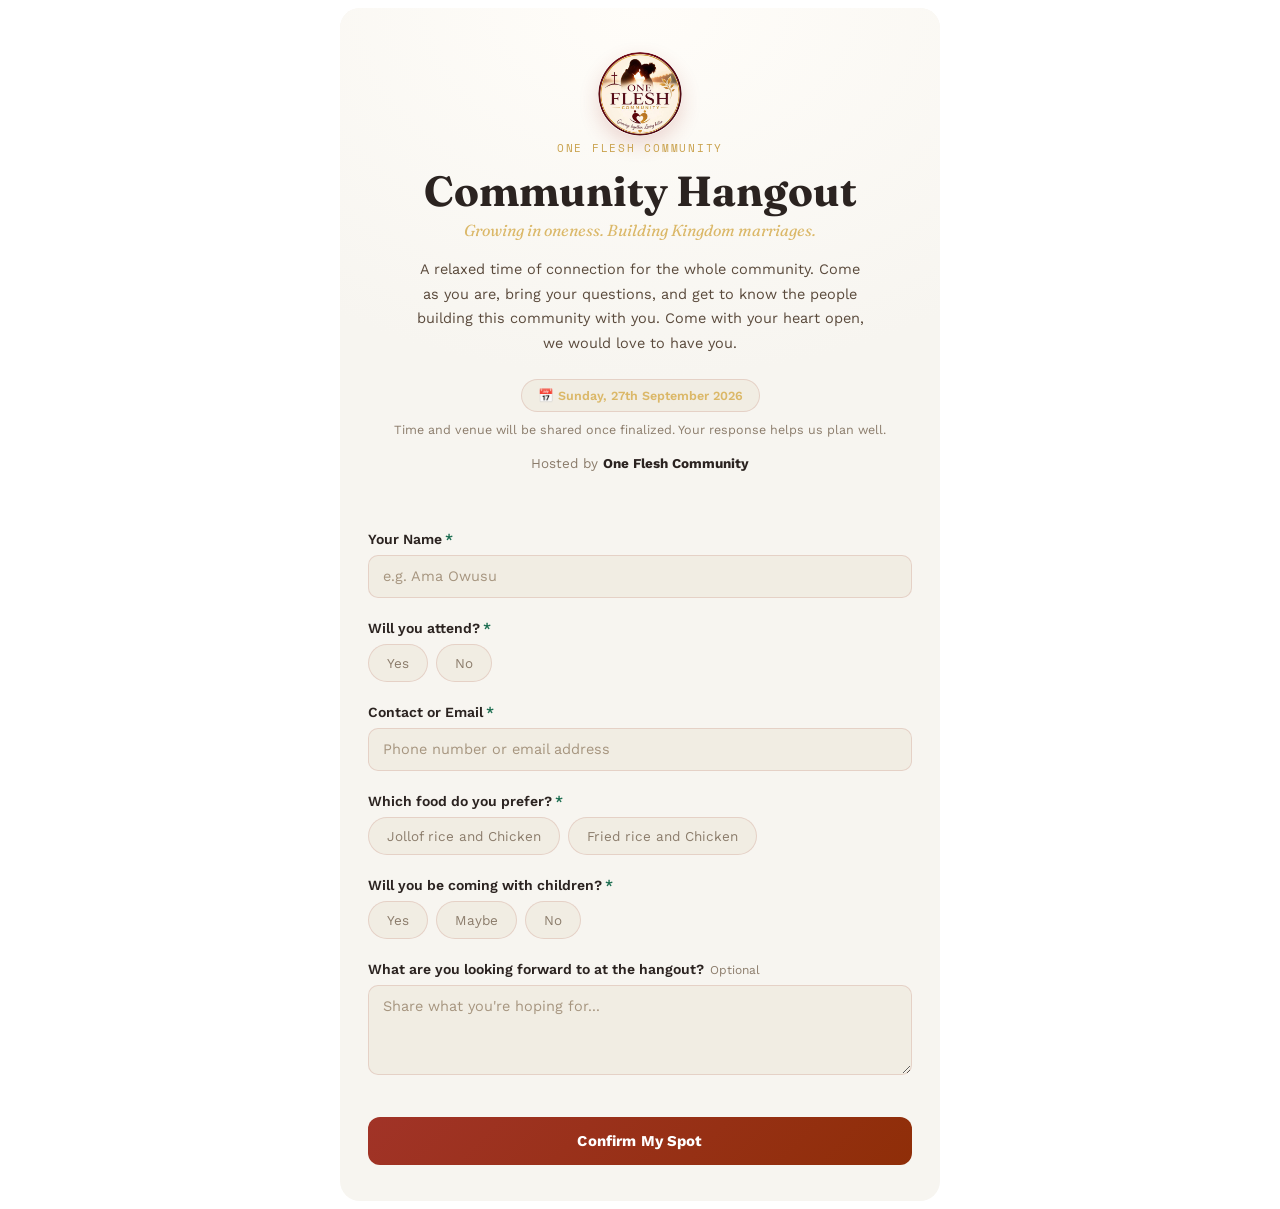
<file: hangout.html.html>
<!DOCTYPE html>
<html lang="en">
<head>
<meta charset="UTF-8">
<meta name="viewport" content="width=device-width, initial-scale=1.0">
<title>OFC Community Hangout - One Flesh Community</title>
<!--
  ============================================================
  SETUP before sharing this form:
  1. Set up the Google Sheet + Apps Script backend (see the
     accompanying instructions) and paste the Web App URL below.
  2. Set your admin notification email inside the Apps Script.
  ============================================================
-->
<script>
  const APPS_SCRIPT_URL = "https://script.google.com/macros/s/AKfycbygshEViOdCsBOvBf5o-EP2aHUkX5znkAxQfcRGh29NPXgSqI1NKG-B3XRgDi1aHxicuA/exec";
</script>
<style>
  @import url('https://fonts.googleapis.com/css2?family=Fraunces:ital,opsz,wght@0,9..144,500;0,9..144,600;0,9..144,700;1,9..144,500&family=Work+Sans:wght@400;500;600;700&family=Space+Mono:wght@400;700&display=swap');

  #ret-root {
    --bg-deep: #F7F5F0;
    --panel: #FFFFFF;
    --panel-alt: #F1EDE3;
    --ember: #A13327;
    --ember-bright: #1E6F52;
    --gold: #C9A24D;
    --gold-bright: #DBB868;
    --cream: #2B2320;
    --muted: #8B7C6B;
    --line: rgba(161,51,39,0.15);
    --error: #E8748A;

    font-family: 'Work Sans', sans-serif;
    background: var(--bg-deep);
    color: var(--cream);
    border-radius: 20px;
    overflow: hidden;
    position: relative;
    max-width: 600px;
    margin: 0 auto;
  }
  #ret-root * { box-sizing: border-box; }

  #ret-root .hero {
    padding: 44px 28px 30px;
    text-align: center;
    background: radial-gradient(120% 100% at 50% 0%, #FFFDF9 0%, var(--bg-deep) 75%);
  }
  #ret-root .flame { font-size: 40px; margin-bottom: 10px; }
  #ret-root .eyebrow {
    font-family: 'Space Mono', monospace;
    letter-spacing: 0.16em;
    text-transform: uppercase;
    font-size: 11px;
    color: var(--gold);
  }
  #ret-root h1 {
    font-family: 'Fraunces', serif;
    font-weight: 700;
    font-size: clamp(30px, 7vw, 42px);
    line-height: 1.1;
    margin: 12px 0 6px;
    color: var(--cream);
  }
  #ret-root .subtitle { font-family:'Fraunces', serif; font-style: italic; color: var(--gold-bright); font-size: 16px; margin-bottom: 18px; }
  #ret-root .hero p.desc { color: #5A4A3C; font-size: 14.5px; max-width: 460px; margin: 0 auto; line-height: 1.7; }

  #ret-root .details {
    display: flex; flex-wrap: wrap; gap: 10px; justify-content: center; margin: 22px 0 6px;
  }
  #ret-root .detail-chip {
    background: var(--panel-alt); border: 1px solid var(--line); border-radius: 999px;
    padding: 8px 16px; font-size: 12.5px; font-weight: 600; color: var(--gold-bright);
  }

  #ret-root .speaker-line { margin-top: 18px; font-size: 13.5px; color: var(--muted); }
  #ret-root .speaker-line b { color: var(--cream); }

  #ret-root form { padding: 8px 28px 36px; }
  #ret-root .field { margin-bottom: 22px; margin-top: 22px; }
  #ret-root label.q { display:block; font-size:14px; font-weight:600; margin-bottom:8px; color: var(--cream); }
  #ret-root label.q .req { color: var(--ember-bright); margin-left:3px; }
  #ret-root label.q .opt { color: var(--muted); font-weight:400; font-size:12px; margin-left:6px; }

  #ret-root input[type="text"], #ret-root input[type="number"], #ret-root textarea {
    width:100%; background: var(--panel-alt); border:1px solid var(--line); border-radius:10px;
    padding:12px 14px; color: var(--cream); font-family:'Work Sans',sans-serif; font-size:14.5px;
    outline:none; transition: border-color .2s ease, background .2s ease;
  }
  #ret-root input::placeholder, #ret-root textarea::placeholder { color:#A6957F; }
  #ret-root input:focus, #ret-root textarea:focus { border-color: var(--gold); background: var(--panel); }
  #ret-root textarea { min-height: 90px; resize: vertical; }

  #ret-root .pills { display:flex; flex-wrap:wrap; gap:8px; }
  #ret-root .pill {
    padding:10px 18px; border-radius:999px; border:1px solid var(--line); background: var(--panel-alt);
    color: var(--muted); font-size:13.5px; cursor:pointer; user-select:none; transition: all .18s ease;
  }
  #ret-root .pill:hover { border-color: var(--gold); color: var(--cream); }
  #ret-root .pill.selected { background: var(--ember); border-color: var(--ember); color:#fff; font-weight:700; }

  #ret-root .conditional { margin-top:12px; padding-left:14px; border-left:2px solid var(--line); display:none; }
  #ret-root .conditional.show { display:block; }

  #ret-root .error-text { color: var(--error); font-size:12px; margin-top:6px; display:none; }
  #ret-root .field.invalid input, #ret-root .field.invalid textarea { border-color: var(--error); }
  #ret-root .field.invalid .error-text { display:block; }
  #ret-root .field.invalid .pills .pill { border-color: rgba(232,116,138,0.5); }

  #ret-root .submit-btn {
    width:100%; margin-top:16px; padding:15px; border:none; border-radius:12px;
    background: linear-gradient(135deg, var(--ember) 0%, #8F2E08 100%);
    color:#fff; font-family:'Work Sans',sans-serif; font-weight:700; font-size:15px;
    letter-spacing:0.01em; cursor:pointer; transition: transform .15s ease, box-shadow .15s ease;
  }
  #ret-root .submit-btn:hover { transform: translateY(-1px); box-shadow: 0 8px 22px rgba(193,68,14,0.35); }
  #ret-root .submit-btn:disabled { opacity:0.6; cursor:not-allowed; transform:none; box-shadow:none; }

  #ret-root .form-error { text-align:center; color: var(--error); font-size:13px; margin-top:12px; display:none; }

  #ret-root .confirm { display:none; padding:60px 30px 50px; text-align:center; }
  #ret-root .confirm .glow {
    width:64px; height:64px; margin:0 auto 20px; border-radius:50%;
    background: radial-gradient(circle, var(--gold-bright), var(--ember));
    display:flex; align-items:center; justify-content:center; font-size:28px;
  }
  #ret-root .confirm h2 { font-family:'Fraunces', serif; font-size:24px; margin:0 0 12px; color: var(--cream); }
  #ret-root .confirm p { color:#5A4A3C; font-size:14px; line-height:1.65; max-width:400px; margin:0 auto; }
</style>
</head>
<body>
<div id="ret-root">

  <div class="hero">
    <img src="[data-uri]" alt="One Flesh Community logo" style="width:84px;height:84px;border-radius:50%;box-shadow:0 8px 20px rgba(161,51,39,0.18);">
    <div class="eyebrow">One Flesh Community</div>
    <h1>Community Hangout</h1>
    <div class="subtitle">Growing in oneness. Building Kingdom marriages.</div>
    <p class="desc">A relaxed time of connection for the whole community. Come as you are, bring your questions, and get to know the people building this community with you. Come with your heart open, we would love to have you.</p>
    <div class="details">
      <div class="detail-chip">&#128197; Sunday, 27th September 2026</div>
    </div>
    <p style="font-size:12.5px; color:var(--muted); margin-top:10px;">Time and venue will be shared once finalized. Your response helps us plan well.</p>
    <div class="speaker-line">Hosted by <b>One Flesh Community</b></div>
  </div>

  <form id="retForm">

    <div class="field" data-required="true" id="f-fullName">
      <label class="q">Your Name<span class="req">*</span></label>
      <input type="text" id="fullName" placeholder="e.g. Ama Owusu">
      <div class="error-text">Please enter your name.</div>
    </div>

    <div class="field" data-required="true" id="f-attending">
      <label class="q">Will you attend?<span class="req">*</span></label>
      <div class="pills" data-group="attending">
        <div class="pill" data-value="Yes">Yes</div>
        <div class="pill" data-value="No">No</div>
      </div>
      <div class="error-text">Please select an option.</div>
    </div>

    <div class="field" data-required="true" id="f-contact">
      <label class="q">Contact or Email<span class="req">*</span></label>
      <input type="text" id="contact" placeholder="Phone number or email address">
      <div class="error-text">Please enter a contact or email.</div>
    </div>

    <div class="field" data-required="true" id="f-food">
      <label class="q">Which food do you prefer?<span class="req">*</span></label>
      <div class="pills" data-group="food">
        <div class="pill" data-value="Jollof rice and Chicken">Jollof rice and Chicken</div>
        <div class="pill" data-value="Fried rice and Chicken">Fried rice and Chicken</div>
      </div>
      <div class="error-text">Please select an option.</div>
    </div>

    <div class="field" data-required="true" id="f-children">
      <label class="q">Will you be coming with children?<span class="req">*</span></label>
      <div class="pills" data-group="children">
        <div class="pill" data-value="Yes">Yes</div>
        <div class="pill" data-value="Maybe">Maybe</div>
        <div class="pill" data-value="No">No</div>
      </div>
      <div class="error-text">Please select an option.</div>
      <div class="conditional" id="cond-numChildren">
        <label class="q">How many children?<span class="opt">Optional</span></label>
        <input type="text" id="numChildren" placeholder="e.g. 2">
      </div>
    </div>

    <div class="field" id="f-expectations">
      <label class="q">What are you looking forward to at the hangout?<span class="opt">Optional</span></label>
      <textarea id="expectations" placeholder="Share what you're hoping for..."></textarea>
    </div>

    <button type="submit" class="submit-btn" id="retSubmitBtn">Confirm My Spot</button>
    <div class="form-error" id="retFormError">Please complete all required fields above before submitting.</div>
  </form>

  <div class="confirm" id="retConfirm">
    <div class="glow">&#128293;</div>
    <h2>You're Confirmed!</h2>
    <p>Thank you for confirming your spot at the OFC Community Hangout. We can't wait to spend time with you on 27th September. Don't come alone, invite someone and let's grow in community together!</p>
  </div>

</div>

<script>
(function() {
  const state = {};

  document.querySelectorAll('#ret-root .pills').forEach(group => {
    const qid = group.dataset.group;
    group.querySelectorAll('.pill').forEach(pill => {
      pill.addEventListener('click', () => {
        group.querySelectorAll('.pill').forEach(p => p.classList.remove('selected'));
        pill.classList.add('selected');
        state[qid] = pill.dataset.value;
        clearFieldError(pill.closest('.field'));
        if (qid === 'children') {
          const cond = document.getElementById('cond-numChildren');
          cond.classList.toggle('show', state.children === 'Yes' || state.children === 'Maybe');
        }
      });
    });
  });

  function clearFieldError(field) { if (field) field.classList.remove('invalid'); }

  const form = document.getElementById('retForm');
  const submitBtn = document.getElementById('retSubmitBtn');
  const formError = document.getElementById('retFormError');

  function textVal(id) {
    const el = document.getElementById(id);
    return el ? el.value.trim() : '';
  }

  function validate() {
    let ok = true;
    function fail(fid) {
      const el = document.getElementById(fid);
      if (el) el.classList.add('invalid');
      ok = false;
    }
    if (!textVal('fullName')) fail('f-fullName');
    if (!state.attending) fail('f-attending');
    if (!textVal('contact')) fail('f-contact');
    if (!state.food) fail('f-food');
    if (!state.children) fail('f-children');
    return ok;
  }

  form.addEventListener('submit', function(e) {
    e.preventDefault();
    formError.style.display = 'none';
    if (!validate()) {
      formError.style.display = 'block';
      const firstInvalid = document.querySelector('#ret-root .field.invalid');
      if (firstInvalid && typeof firstInvalid.scrollIntoView === 'function') {
        try { firstInvalid.scrollIntoView({ behavior:'smooth', block:'center' }); } catch(e) {}
      }
      return;
    }

    submitBtn.disabled = true;
    submitBtn.textContent = 'Submitting...';

    const entry = {
      fullName: textVal('fullName'),
      attending: state.attending || '',
      contact: textVal('contact'),
      food: state.food || '',
      children: state.children || '',
      numChildren: textVal('numChildren'),
      expectations: textVal('expectations'),
      submittedAt: new Date().toISOString()
    };

    if (APPS_SCRIPT_URL.indexOf('PASTE_YOUR') !== -1) {
      submitBtn.disabled = false;
      submitBtn.textContent = 'Confirm My Attendance';
      formError.textContent = 'Backend not configured yet. Please contact the organizers.';
      formError.style.display = 'block';
      return;
    }

    fetch(APPS_SCRIPT_URL, {
      method: 'POST',
      mode: 'no-cors',
      keepalive: true,
      headers: { 'Content-Type': 'text/plain;charset=utf-8' },
      body: JSON.stringify(entry)
    }).catch(err => console.error('Background save error (form still shown as successful):', err));

    document.getElementById('retProgress');
    form.style.display = 'none';
    const confirmEl = document.getElementById('retConfirm');
    confirmEl.style.display = 'block';
    if (typeof confirmEl.scrollIntoView === 'function') {
      try { confirmEl.scrollIntoView({ behavior:'smooth', block:'start' }); } catch(e) {}
    }
  });
})();
</script>
</body>
</html>
</file>
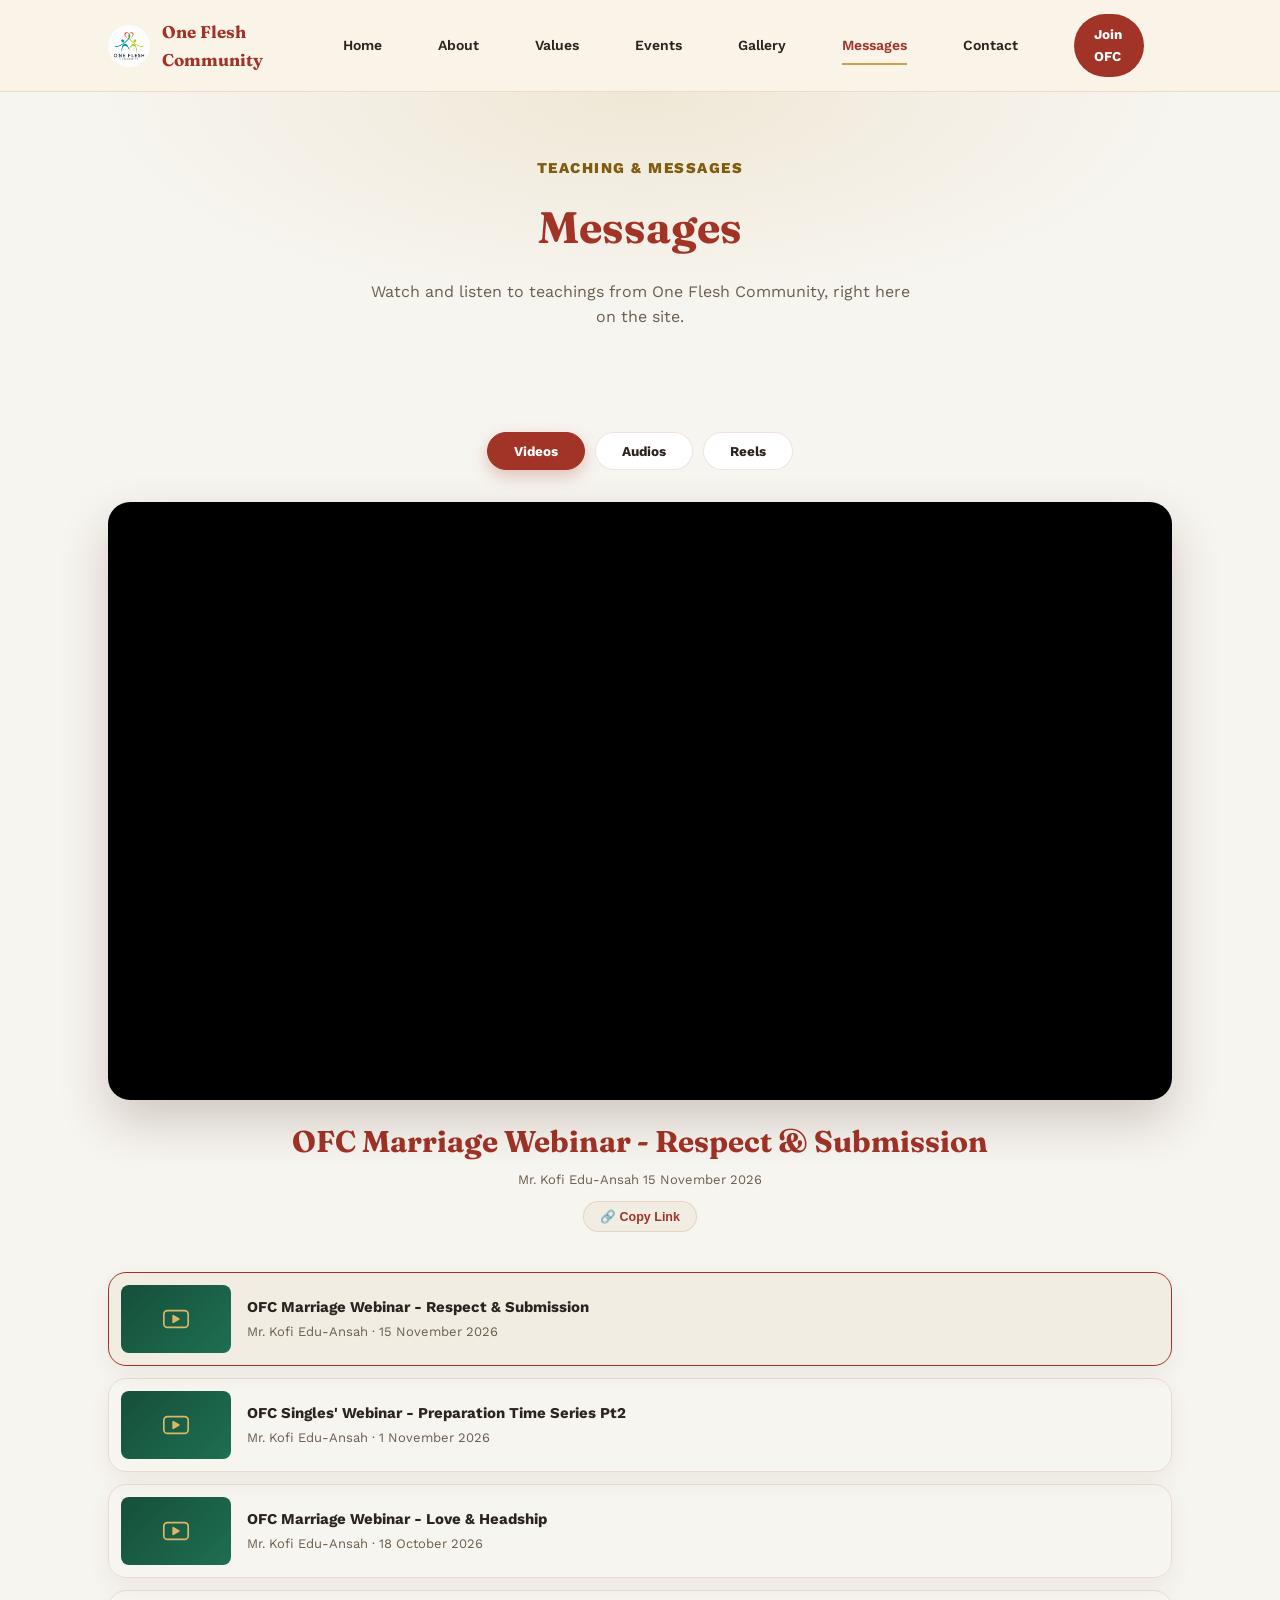
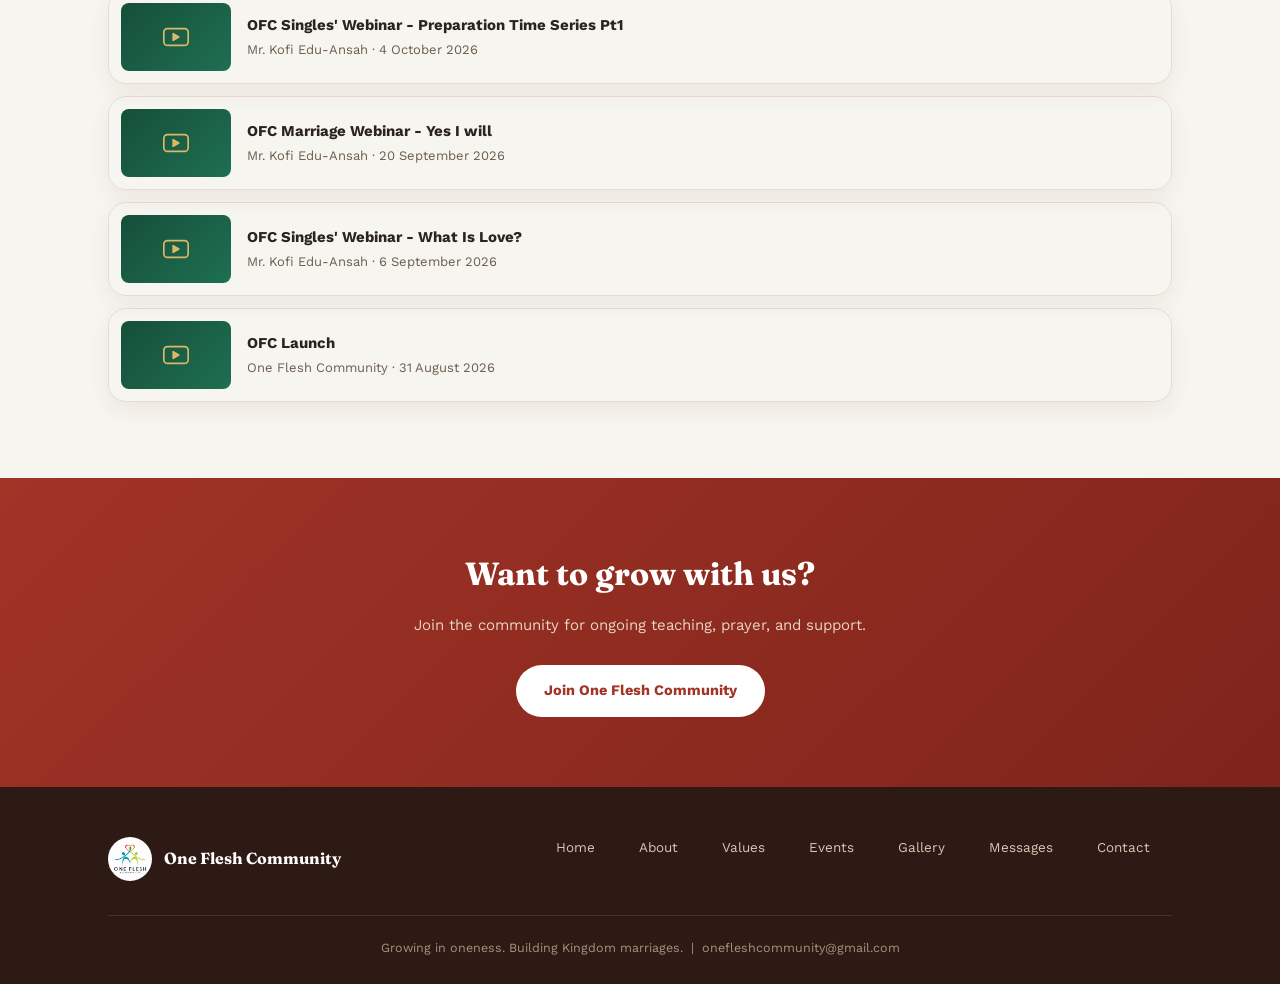
<file: messages.html>
<!DOCTYPE html>
<html lang="en">
<head>
<meta charset="UTF-8">
<meta name="viewport" content="width=device-width, initial-scale=1.0">
<title>Messages - One Flesh Community</title>
<meta name="description" content="Watch and listen to teachings from One Flesh Community.">
<link rel="icon" href="logo.jpg">
<link rel="stylesheet" href="styles.css">
<link rel="stylesheet" href="ofc-polish.css">
<style>
/* Messages page additions */
.msg-tab { font-family: inherit; line-height: 1.2; }
.msg-thumb.is-icon { background: linear-gradient(135deg, var(--green-deep) 0%, var(--green) 100%); }
.msg-thumb.is-icon .audio-icon svg { width: 30px; height: 30px; display: block; }
.msg-soon { display: flex; flex-direction: column; align-items: center; gap: 18px; padding: 20px; text-align: center; }
.msg-soon img { width: 92px; height: 92px; border-radius: 50%; object-fit: cover; box-shadow: 0 0 0 4px rgba(255,255,255,0.85), 0 14px 30px rgba(0,0,0,0.3); }
.msg-soon p { font-family: 'Fraunces', serif; font-size: clamp(18px, 3vw, 26px); color: #F3E7D8; line-height: 1.3; }
@media (max-width: 480px) { .msg-soon img { width: 68px; height: 68px; } }
</style>
</head>
<body>
<header class="site-nav">
<div class="wrap">
<a class="brand" href="index.html">
<img src="logo.jpg" alt="One Flesh Community logo">
<span class="word">One Flesh Community</span>
</a>
<button class="nav-toggle" id="navToggle" aria-label="Toggle menu">&#9776;</button>
<nav id="navLinks">
<a class="" href="index.html">Home</a>
<a class="" href="about.html">About</a>
<a class="" href="values.html">Values</a>
<a class="" href="events.html">Events</a>
<a class="" href="gallery.html">Gallery</a>
<a class="active" href="messages.html">Messages</a>
<a class="" href="contact.html">Contact</a>
<a class="join-btn" href="https://ofcmembershipform.vercel.app" target="_blank" rel="noopener">Join OFC</a>
</nav>
</div>
</header>
<div class="page-header wrap">
<span class="eyebrow">Teaching &amp; Messages</span>
<h1>Messages</h1>
<p>Watch and listen to teachings from One Flesh Community, right here on the site.</p>
</div>
<section class="block">
<div class="wrap">
<div class="msg-tabs" role="group" aria-label="Type of message"><button type="button" class="msg-tab active" data-category="video" aria-pressed="true">Videos</button><button type="button" class="msg-tab" data-category="audio" aria-pressed="false">Audios</button><button type="button" class="msg-tab" data-category="reel" aria-pressed="false">Reels</button></div>
<div class="msg-player msg-player-empty" id="msgPlayerEmpty"><p>Loading messages...</p></div>
<div class="msg-player" id="msgPlayerWrap" style="display:none;">
<iframe id="msgFrame" title="Message player" allow="autoplay; encrypted-media" allowfullscreen></iframe>
</div>
<div class="msg-now-playing" id="msgNowPlaying" style="display:none;"><h3></h3><p></p><button type="button" id="msgShareBtn" class="msg-share-btn">&#128279; Copy Link</button></div>
<div class="msg-list" id="msgList"></div>
</div>
</section>
<section class="cta-band">
<div class="wrap">
<h2>Want to grow with us?</h2>
<p>Join the community for ongoing teaching, prayer, and support.</p>
<a class="btn-primary" href="https://ofcmembershipform.vercel.app" target="_blank" rel="noopener">Join One Flesh Community</a>
</div>
</section>
<footer>
<div class="wrap">
<div class="foot-top">
<div class="brand">
<img src="logo.jpg" alt="One Flesh Community logo">
<span class="word">One Flesh Community</span>
</div>
<nav>
<a href="index.html">Home</a>
<a href="about.html">About</a>
<a href="values.html">Values</a>
<a href="events.html">Events</a>
<a href="gallery.html">Gallery</a>
<a href="messages.html">Messages</a>
<a href="contact.html">Contact</a>
</nav>
</div>
<div class="bottom">Growing in oneness. Building Kingdom marriages. &nbsp;|&nbsp; onefleshcommunity@gmail.com</div>
</div>
</footer>
<div class="lightbox" id="lightbox">
<button class="lb-close" id="lbClose" aria-label="Close">&times;</button>
<button class="lb-prev" id="lbPrev" aria-label="Previous">&#10094;</button>
<div class="lb-content" id="lbContent"></div>
<button class="lb-next" id="lbNext" aria-label="Next">&#10095;</button>
<div class="lb-caption" id="lbCaption"></div>
</div>
<script>
const toggle = document.getElementById('navToggle');
const links = document.getElementById('navLinks');
if (toggle) {
toggle.addEventListener('click', () => links.classList.toggle('open'));
}
// ---------- lightbox (event delegation so it works with dynamically added items too) ----------
(function() {
const lb = document.getElementById('lightbox');
if (!lb) return;
const lbContent = document.getElementById('lbContent');
const lbCaption = document.getElementById('lbCaption');
let current = 0;
function getItems() { return Array.from(document.querySelectorAll('.gitem')); }
function render(idx) {
const items = getItems();
if (!items.length) return;
current = (idx + items.length) % items.length;
const el = items[current];
const type = el.dataset.type;
const src = el.dataset.src;
const caption = el.dataset.caption || '';
lbContent.innerHTML = '';
if (type === 'video') {
const v = document.createElement('video');
v.src = src; v.controls = true; v.autoplay = true;
lbContent.appendChild(v);
} else if (type === 'youtube') {
const iframe = document.createElement('iframe');
iframe.src = 'https://www.youtube.com/embed/' + src + '?autoplay=1';
iframe.setAttribute('frameborder','0');
iframe.setAttribute('allow','autoplay; encrypted-media; picture-in-picture');
iframe.setAttribute('allowfullscreen','');
lbContent.appendChild(iframe);
} else {
const img = document.createElement('img');
img.src = src; img.alt = caption;
lbContent.appendChild(img);
}
lbCaption.textContent = caption;
}
function open(idx) {
render(idx);
lb.classList.add('open');
document.body.style.overflow = 'hidden';
}
function close() {
lb.classList.remove('open');
lbContent.innerHTML = '';
document.body.style.overflow = '';
}
document.addEventListener('click', (e) => {
const item = e.target.closest('.gitem');
if (!item) return;
const items = getItems();
open(items.indexOf(item));
});
document.getElementById('lbClose').addEventListener('click', close);
document.getElementById('lbPrev').addEventListener('click', () => render(current - 1));
document.getElementById('lbNext').addEventListener('click', () => render(current + 1));
lb.addEventListener('click', (e) => { if (e.target === lb) close(); });
document.addEventListener('keydown', (e) => {
if (!lb.classList.contains('open')) return;
if (e.key === 'Escape') close();
if (e.key === 'ArrowLeft') render(current - 1);
if (e.key === 'ArrowRight') render(current + 1);
});
})();
// ---------- auto-fetch new gallery uploads from GitHub, per category subfolder ----------
(function() {
const grid = document.getElementById('mainGalleryGrid');
if (!grid) return;
const note = document.getElementById('galleryLoadingNote');
const REPO = 'onefleshcommunity-stack/ofc-website';
const CATEGORIES = ['general','hangouts','retreats','bootcamps','lovefeast'];
if (note) note.style.display = 'block';
initGalleryTabs();
function fetchFolder(cat) {
return fetch('https://api.github.com/repos/' + REPO + '/contents/gallery-uploads/' + cat)
.then(r => r.ok ? r.json() : [])
.then(files => Array.isArray(files) ? files.map(f => ({ file: f, category: cat })) : [])
.catch(() => []);
}
Promise.all(CATEGORIES.map(fetchFolder)).then(results => {
if (note) note.style.display = 'none';
const imageExt = /\.(jpe?g|png|gif|webp)$/i;
const videoExt = /\.(mp4|mov|webm)$/i;
results.flat().forEach(({ file: f, category }) => {
if (f.type !== 'file') return;
const caption = f.name.replace(/\.[^.]+$/, '').replace(/[_-]/g, ' ');
const div = document.createElement('div');
div.className = 'gitem';
div.dataset.caption = caption;
div.dataset.category = category;
if (imageExt.test(f.name)) {
div.dataset.type = 'image';
div.dataset.src = f.download_url;
const img = document.createElement('img');
img.src = f.download_url; img.alt = caption;
div.appendChild(img);
} else if (videoExt.test(f.name)) {
div.dataset.type = 'video';
div.dataset.src = f.download_url;
const v = document.createElement('video');
v.muted = true; v.preload = 'metadata';
const source = document.createElement('source');
source.src = f.download_url;
v.appendChild(source);
const badge = document.createElement('div');
badge.className = 'play-badge';
badge.innerHTML = '&#9658;';
div.appendChild(v);
div.appendChild(badge);
} else {
return;
}
grid.appendChild(div);
});
initGalleryTabs();
});
function initGalleryTabs() {
const tabs = document.querySelectorAll('.gallery-tab');
const emptyNote = document.getElementById('galleryEmptyNote');
if (!tabs.length) return;
function selectCategory(cat) {
tabs.forEach(t => t.classList.toggle('active', t.dataset.category === cat));
const items = Array.from(grid.children);
let visibleCount = 0;
items.forEach(el => {
const show = el.dataset.category === cat;
el.style.display = show ? '' : 'none';
if (show) visibleCount++;
});
if (emptyNote) emptyNote.style.display = visibleCount === 0 ? 'block' : 'none';
}
tabs.forEach(tab => tab.addEventListener('click', () => selectCategory(tab.dataset.category)));
const activeTab = document.querySelector('.gallery-tab.active');
selectCategory(activeTab ? activeTab.dataset.category : 'general');
}
})();
// ---------- messages page: fetch messages-data.json and render everything ----------
(function() {
const tabs = document.querySelectorAll('.msg-tab');
const list = document.getElementById('msgList');
if (!tabs.length || !list) return;
const frame = document.getElementById('msgFrame');
const playerWrap = document.getElementById('msgPlayerWrap');
const playerEmpty = document.getElementById('msgPlayerEmpty');
const nowPlaying = document.getElementById('msgNowPlaying');
const shareBtn = document.getElementById('msgShareBtn');
const TAB_LABELS = { audio: 'audios', reel: 'reels', video: 'videos' };
const CATEGORY_ORDER = ['video', 'audio', 'reel'];
const SVG_OPEN = '<svg viewBox="0 0 32 32" fill="none" stroke="currentColor" stroke-width="1.8" stroke-linecap="round" stroke-linejoin="round" aria-hidden="true">';
const ICONS = {
video: SVG_OPEN + '<rect x="3" y="7" width="26" height="18" rx="4"/><path d="M13 12.5v7l6-3.5z" fill="currentColor"/></svg>',
reel: SVG_OPEN + '<rect x="9" y="3" width="14" height="26" rx="3.5"/><path d="M14 13v6l5-3z" fill="currentColor"/></svg>',
audio: SVG_OPEN + '<path d="M12 22V8l12-3v14"/><circle cx="9" cy="22" r="3"/><circle cx="21" cy="19" r="3"/></svg>'
};
const MONTHS = { jan:0, feb:1, mar:2, apr:3, may:4, jun:5, jul:6, aug:7, sep:8, oct:9, nov:10, dec:11 };
function embedSrc(item) {
if (item.type === 'youtube') return 'https://www.youtube.com/embed/' + item.id;
if (item.type === 'drive') return 'https://drive.google.com/file/d/' + item.id + '/preview';
return '';
}
function thumbUrl(item) {
if (item.type === 'youtube') return 'https://img.youtube.com/vi/' + item.id + '/hqdefault.jpg';
return '';
}
// understands "6 September 2026", "September 6, 2026" and "2026-09-06"
function parseDate(str) {
if (!str) return null;
let m = /^(\d{4})-(\d{2})-(\d{2})/.exec(str);
if (m) return new Date(+m[1], +m[2] - 1, +m[3]);
m = /(\d{1,2})(?:st|nd|rd|th)?\s+([A-Za-z]+)\.?,?\s+(\d{4})/.exec(str);
if (m) {
const mo = MONTHS[m[2].slice(0, 3).toLowerCase()];
if (mo !== undefined) return new Date(+m[3], mo, +m[1]);
}
const t = Date.parse(str);
return isNaN(t) ? null : new Date(t);
}
// newest first; anything without a readable date goes last, in the order you wrote it
function newestFirst(arr) {
return arr
.map((m, i) => ({ m: m, i: i, d: parseDate(m.date) }))
.sort((a, b) => {
if (a.d && b.d) return (b.d - a.d) || (a.i - b.i);
if (a.d) return -1;
if (b.d) return 1;
return a.i - b.i;
})
.map(x => x.m);
}
function buildCard(item, isActive) {
const div = document.createElement('div');
div.className = 'msg-card' + (isActive ? ' active' : '');
div.dataset.category = item.category;
div.dataset.id = item.id;
div.dataset.src = embedSrc(item);
div.dataset.title = item.title || '';
div.dataset.meta = (item.speaker || '') + (item.date ? ' ' + item.date : '');
div.setAttribute('role', 'button');
div.tabIndex = 0;
div.setAttribute('aria-label', 'Play ' + (item.title || 'message'));
const thumbDiv = document.createElement('div');
thumbDiv.className = 'msg-thumb';
const thumb = thumbUrl(item);
if (thumb) {
const img = document.createElement('img');
img.src = thumb; img.alt = item.title || '';
thumbDiv.appendChild(img);
const badge = document.createElement('div');
badge.className = 'play-badge'; badge.innerHTML = '&#9658;';
thumbDiv.appendChild(badge);
} else {
// no thumbnail available (e.g. Google Drive): show an icon that matches the type
thumbDiv.classList.add('is-icon');
const icon = document.createElement('div');
icon.className = 'audio-icon';
icon.innerHTML = ICONS[item.category] || ICONS.video;
thumbDiv.appendChild(icon);
}
const infoDiv = document.createElement('div');
infoDiv.className = 'msg-info';
const h4 = document.createElement('h4'); h4.textContent = item.title || '';
const p = document.createElement('p');
p.textContent = (item.speaker || '') + (item.date ? ' · ' + item.date : '');
infoDiv.appendChild(h4); infoDiv.appendChild(p);
div.appendChild(thumbDiv); div.appendChild(infoDiv);
return div;
}
function loadCard(card) {
list.querySelectorAll('.msg-card').forEach(c => { c.classList.remove('active'); c.removeAttribute('aria-current'); });
card.classList.add('active');
card.setAttribute('aria-current', 'true');
const src = card.dataset.src;
if (src && frame) {
frame.src = src;
frame.title = card.dataset.title || 'Message player';
playerWrap.style.display = '';
playerEmpty.style.display = 'none';
}
if (nowPlaying) {
nowPlaying.querySelector('h3').textContent = card.dataset.title;
nowPlaying.querySelector('p').textContent = card.dataset.meta;
nowPlaying.style.display = '';
}
const url = new URL(window.location.href);
url.searchParams.set('v', card.dataset.id);
try { window.history.replaceState(null, '', url.toString()); } catch(e) {}
if (shareBtn) shareBtn.dataset.shareUrl = url.toString();
}
// shown when a tab has no messages yet
function showComingSoon(cat) {
if (frame) frame.src = '';
playerWrap.style.display = 'none';
playerEmpty.style.display = '';
playerEmpty.innerHTML = '';
const box = document.createElement('div');
box.className = 'msg-soon';
const logo = document.createElement('img');
logo.src = 'logo.jpg'; logo.alt = 'One Flesh Community logo';
logo.onerror = function() { logo.style.display = 'none'; };
const p = document.createElement('p');
const label = TAB_LABELS[cat] || 'messages';
p.textContent = label.charAt(0).toUpperCase() + label.slice(1) + ' will be shared soon';
box.appendChild(logo); box.appendChild(p);
playerEmpty.appendChild(box);
if (nowPlaying) nowPlaying.style.display = 'none';
}
if (shareBtn) {
shareBtn.addEventListener('click', () => {
const url = shareBtn.dataset.shareUrl || window.location.href;
const done = () => {
const original = shareBtn.textContent;
shareBtn.textContent = 'Link Copied!';
setTimeout(() => { shareBtn.textContent = original; }, 1800);
};
if (navigator.clipboard && navigator.clipboard.writeText) {
navigator.clipboard.writeText(url).then(done).catch(() => { window.prompt('Copy this link:', url); });
} else {
window.prompt('Copy this link:', url);
}
});
}
function selectCategory(cat, preferredCard) {
tabs.forEach(t => {
const on = t.dataset.category === cat;
t.classList.toggle('active', on);
t.setAttribute('aria-pressed', on ? 'true' : 'false');
});
Array.from(list.children).forEach(c => { c.style.display = (c.dataset.category === cat) ? '' : 'none'; });
const target = preferredCard || list.querySelector('.msg-card[data-category="' + cat + '"]');
if (target) loadCard(target); else showComingSoon(cat);
}
function render(items) {
list.innerHTML = '';
CATEGORY_ORDER.forEach(cat => {
newestFirst(items.filter(m => m.category === cat)).forEach(m => list.appendChild(buildCard(m, false)));
});
list.querySelectorAll('.msg-card').forEach(card => {
const play = () => {
loadCard(card);
if (frame && typeof frame.scrollIntoView === 'function') {
try { frame.scrollIntoView({ behavior: 'smooth', block: 'start' }); } catch(e) {}
}
};
card.addEventListener('click', play);
card.addEventListener('keydown', (e) => {
if (e.key === 'Enter' || e.key === ' ') { e.preventDefault(); play(); }
});
});
const params = new URLSearchParams(window.location.search);
const wantedId = params.get('v');
const deepLinkCard = wantedId ? list.querySelector('.msg-card[data-id="' + wantedId + '"]') : null;
if (deepLinkCard) {
selectCategory(deepLinkCard.dataset.category, deepLinkCard);
} else {
// open the first tab that actually has something in it (videos, then audios, then reels)
const firstWithItems = CATEGORY_ORDER.find(cat => list.querySelector('.msg-card[data-category="' + cat + '"]'));
selectCategory(firstWithItems || 'video');
}
}
tabs.forEach(tab => tab.addEventListener('click', () => selectCategory(tab.dataset.category)));
fetch('messages-data.json?_=' + Date.now())
.then(r => r.ok ? r.json() : [])
.then(items => { render(Array.isArray(items) ? items : []); })
.catch(() => { render([]); });
})();
</script>
<script src="ofc-polish.js" defer></script>
</body>
</html>
</file>
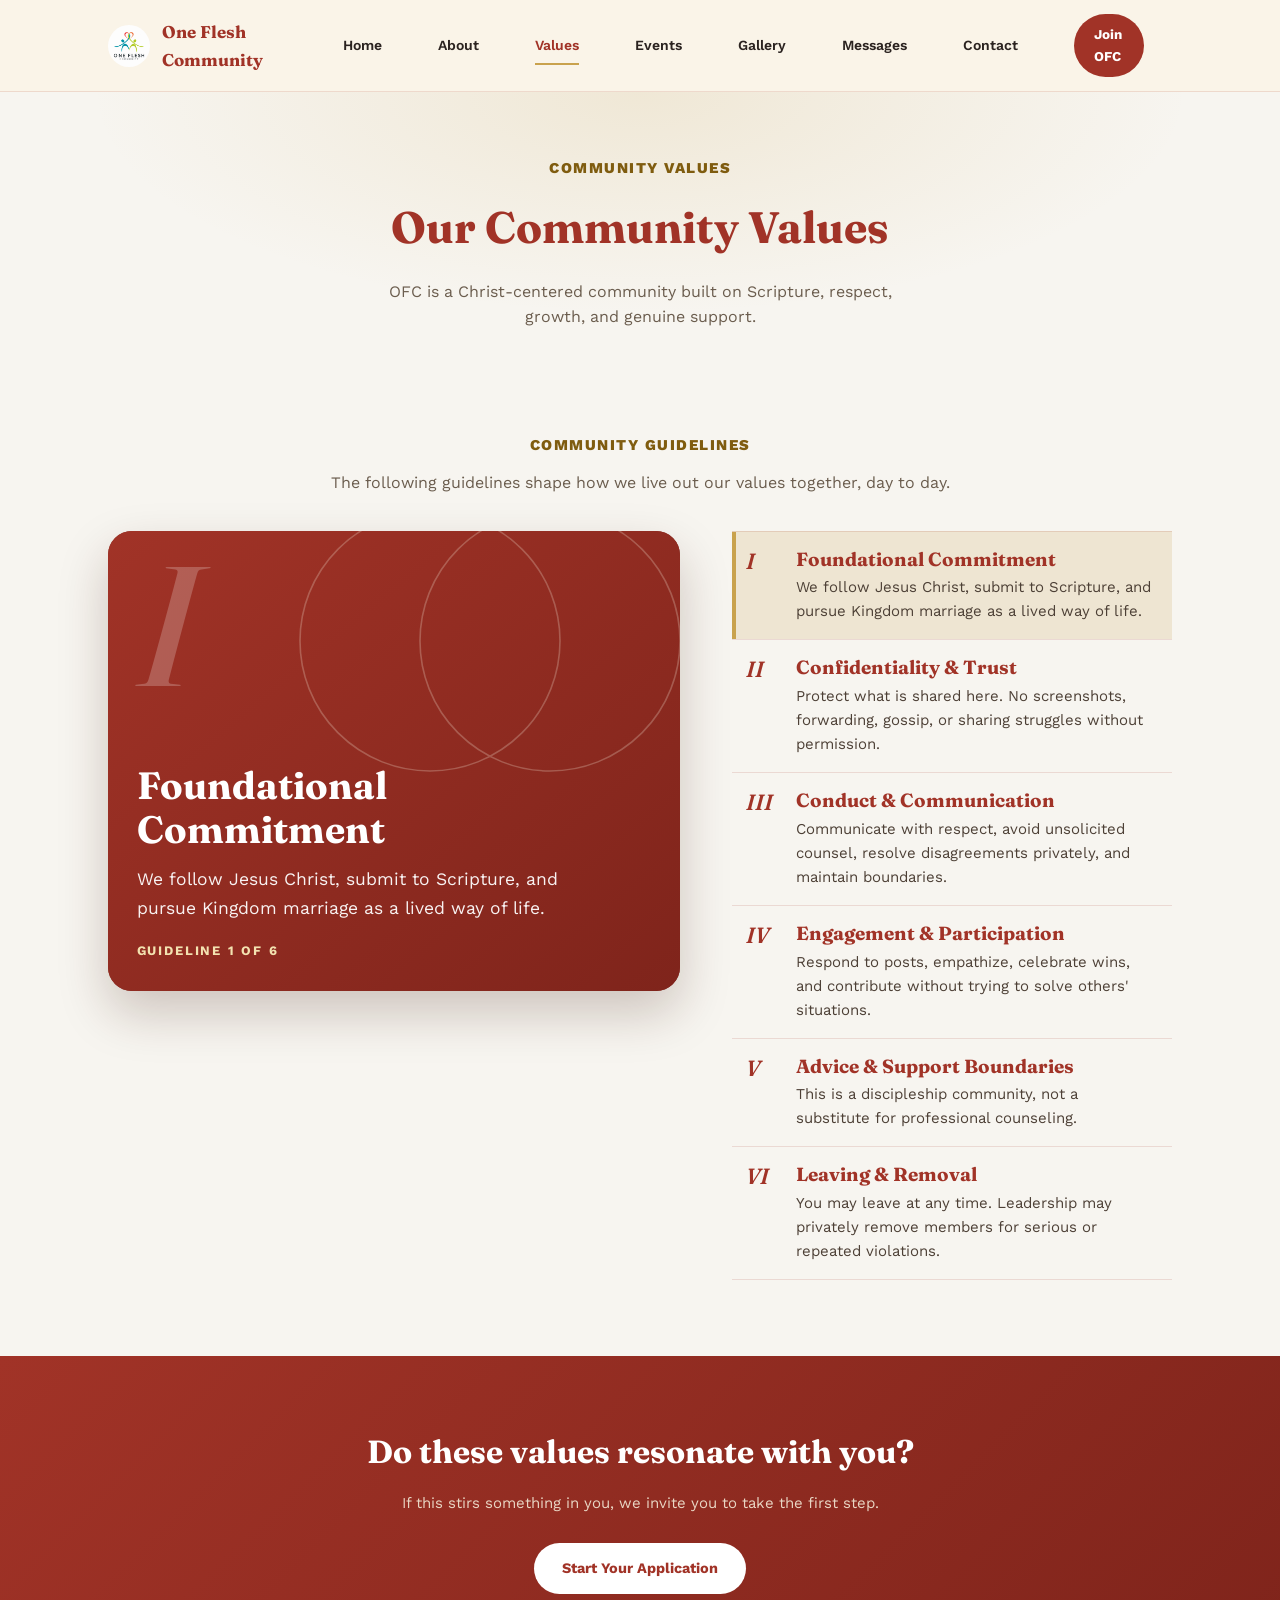
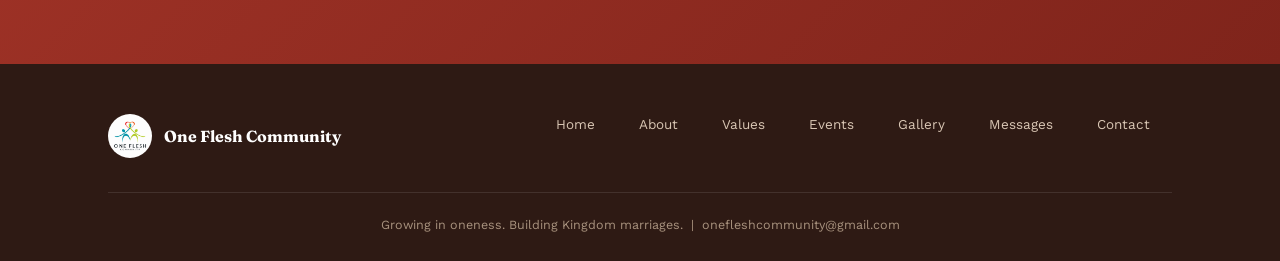
<file: values.html>
<!DOCTYPE html>
<html lang="en">
<head>
<meta charset="UTF-8">
<meta name="viewport" content="width=device-width, initial-scale=1.0">
<title>Values - One Flesh Community</title>
<meta name="description" content="The community values One Flesh Community is built on.">
<link rel="icon" href="logo.jpg">
<link rel="stylesheet" href="styles.css">
<link rel="stylesheet" href="ofc-polish.css">
<style>
/* ---------- Values page ---------- */
.ofc-vstage { position: relative; min-height: clamp(340px, 42vw, 460px); border-radius: 24px; overflow: hidden; background: #7F241B; box-shadow: 0 22px 50px rgba(60, 25, 10, 0.22); }
.ofc-vslide {
  position: absolute; inset: 0; display: flex; flex-direction: column; justify-content: flex-end; align-items: flex-start;
  padding: clamp(24px, 5%, 44px); color: #fff; opacity: 0; transition: opacity .7s ease;
}
.ofc-vslide.is-active { opacity: 1; }
.ofc-vslide.t-rust  { background: linear-gradient(140deg, #A13327 0%, #7F241B 100%); }
.ofc-vslide.t-green { background: linear-gradient(140deg, #1E6F52 0%, #164F39 100%); }
.ofc-vslide.t-gold  { background: linear-gradient(140deg, #8A6512 0%, #5E430A 100%); }
.ofc-vslide::before {
  content: ""; position: absolute; right: -70px; top: -40px; width: 520px; height: 300px; pointer-events: none; opacity: .26;
  background: url("data:image/svg+xml,%3Csvg xmlns='http://www.w3.org/2000/svg' width='520' height='300' viewBox='0 0 520 300' fill='none'%3E%3Ccircle cx='200' cy='150' r='130' stroke='%23F4E9D8' stroke-width='1.6'/%3E%3Ccircle cx='320' cy='150' r='130' stroke='%23F4E9D8' stroke-width='1.6'/%3E%3C/svg%3E") no-repeat center / contain;
}
.ofc-vslide__num { position: absolute; top: clamp(8px, 2%, 20px); left: clamp(22px, 5%, 40px); font-family: 'Fraunces', serif; font-style: italic; font-weight: 500; font-size: clamp(90px, 15vw, 170px); line-height: 1; color: rgba(255, 255, 255, 0.22); }
.ofc-vslide__title { position: relative; font-family: 'Fraunces', serif; font-weight: 700; font-size: clamp(26px, 3.4vw, 38px); line-height: 1.15; color: #fff; max-width: 16ch; margin-bottom: 14px; }
.ofc-vslide__text { position: relative; font-size: clamp(15.5px, 1.7vw, 17.5px); line-height: 1.65; color: rgba(255,255,255,.94); max-width: 40ch; }
.ofc-vslide__of { position: relative; margin-top: 18px; font-size: 13px; letter-spacing: .14em; text-transform: uppercase; font-weight: 700; color: #F3E2B0; }

/* the full list stays readable: every guideline is visible, the selected one is highlighted */
.ofc-vrows { list-style: none; margin: 0; padding: 0; }
.ofc-vrow {
  position: relative; display: flex; align-items: flex-start; gap: 16px; width: 100%; text-align: left; margin: 0; padding: 16px 16px 16px 14px;
  border: 0; border-top: 1px solid var(--line); border-radius: 0; background: none; color: inherit; font: inherit; cursor: pointer;
  -webkit-appearance: none; appearance: none; transition: background .2s ease;
}
.ofc-vrows li:last-child .ofc-vrow { border-bottom: 1px solid var(--line); }
.ofc-vrow:hover { background: rgba(201, 162, 77, 0.10); }
.ofc-vrow[aria-pressed="true"] { background: rgba(201, 162, 77, 0.18); }
.ofc-vrow[aria-pressed="true"]::before { content: ""; position: absolute; left: 0; top: 0; bottom: 0; width: 4px; background: var(--gold); }
.ofc-vrow__n { flex: 0 0 34px; font-family: 'Fraunces', serif; font-style: italic; font-weight: 600; font-size: 22px; color: var(--rust); line-height: 1.2; }
.ofc-vrow__t { display: flex; flex-direction: column; gap: 4px; min-width: 0; }
.ofc-vrow__t b { font-family: 'Fraunces', serif; font-weight: 700; font-size: 19px; color: var(--rust); line-height: 1.25; }
.ofc-vrow__t span { font-size: 15px; line-height: 1.6; color: #4d4036; }
.ofc-show--top { align-items: start; }
.ofc-show--top .ofc-vstage { position: sticky; top: 96px; }   /* stays in view while you read the list */
@media (max-width: 860px) { .ofc-vstage { min-height: 300px; } .ofc-show--top .ofc-vstage { position: relative; top: 0; } .ofc-vslide__num { font-size: 96px; } }
</style>
</head>
<body>
<header class="site-nav">
<div class="wrap">
<a class="brand" href="index.html">
<img src="logo.jpg" alt="One Flesh Community logo">
<span class="word">One Flesh Community</span>
</a>
<button class="nav-toggle" id="navToggle" aria-label="Toggle menu">&#9776;</button>
<nav id="navLinks">
<a class="" href="index.html">Home</a>
<a class="" href="about.html">About</a>
<a class="active" href="values.html">Values</a>
<a class="" href="events.html">Events</a>
<a class="" href="gallery.html">Gallery</a>
<a class="" href="messages.html">Messages</a>
<a class="" href="contact.html">Contact</a>
<a class="join-btn" href="https://ofcmembershipform.vercel.app" target="_blank" rel="noopener">Join OFC</a>
</nav>
</div>
</header>

<div class="page-header wrap">
<span class="eyebrow">Community Values</span>
<h1>Our Community Values</h1>
<p>OFC is a Christ-centered community built on Scripture, respect, growth, and genuine support.</p>
</div>

<section class="block">
<div class="wrap">
<div class="section-head" style="margin-bottom:34px;">
<span class="eyebrow">Community Guidelines</span>
<p>The following guidelines shape how we live out our values together, day to day.</p>
</div>

<!-- Edit the guidelines here. The page turns them into the coloured showcase below. -->
<div class="values-list" id="ofcValuesSrc">
<div class="value-row">
<div class="vnum">I</div>
<div>
<h3>Foundational Commitment</h3>
<p>We follow Jesus Christ, submit to Scripture, and pursue Kingdom marriage as a lived way of life.</p>
</div>
</div>
<div class="value-row">
<div class="vnum">II</div>
<div>
<h3>Confidentiality &amp; Trust</h3>
<p>Protect what is shared here. No screenshots, forwarding, gossip, or sharing struggles without permission.</p>
</div>
</div>
<div class="value-row">
<div class="vnum">III</div>
<div>
<h3>Conduct &amp; Communication</h3>
<p>Communicate with respect, avoid unsolicited counsel, resolve disagreements privately, and maintain boundaries.</p>
</div>
</div>
<div class="value-row">
<div class="vnum">IV</div>
<div>
<h3>Engagement &amp; Participation</h3>
<p>Respond to posts, empathize, celebrate wins, and contribute without trying to solve others' situations.</p>
</div>
</div>
<div class="value-row">
<div class="vnum">V</div>
<div>
<h3>Advice &amp; Support Boundaries</h3>
<p>This is a discipleship community, not a substitute for professional counseling.</p>
</div>
</div>
<div class="value-row">
<div class="vnum">VI</div>
<div>
<h3>Leaving &amp; Removal</h3>
<p>You may leave at any time. Leadership may privately remove members for serious or repeated violations.</p>
</div>
</div>
</div>

<div class="ofc-show ofc-show--top" id="ofcValues" hidden></div>
</div>
</section>

<section class="cta-band">
<div class="wrap">
<h2>Do these values resonate with you?</h2>
<p>If this stirs something in you, we invite you to take the first step.</p>
<a class="btn-primary" href="https://ofcmembershipform.vercel.app" target="_blank" rel="noopener">Start Your Application</a>
</div>
</section>

<footer>
<div class="wrap">
<div class="foot-top">
<div class="brand">
<img src="logo.jpg" alt="One Flesh Community logo">
<span class="word">One Flesh Community</span>
</div>
<nav>
<a href="index.html">Home</a>
<a href="about.html">About</a>
<a href="values.html">Values</a>
<a href="events.html">Events</a>
<a href="gallery.html">Gallery</a>
<a href="messages.html">Messages</a>
<a href="contact.html">Contact</a>
</nav>
</div>
<div class="bottom">Growing in oneness. Building Kingdom marriages. &nbsp;|&nbsp; onefleshcommunity@gmail.com</div>
</div>
</footer>

<script>
const toggle = document.getElementById('navToggle');
const links = document.getElementById('navLinks');
if (toggle) {
  toggle.addEventListener('click', () => links.classList.toggle('open'));
}

// ---------- values: coloured stage for the selected guideline, every guideline still readable ----------
(function() {
  const src = document.getElementById('ofcValuesSrc');
  const host = document.getElementById('ofcValues');
  if (!src || !host) return;
  function el(tag, cls, text) { const n = document.createElement(tag); if (cls) n.className = cls; if (text != null) n.textContent = text; return n; }
  const items = Array.from(src.querySelectorAll('.value-row')).map(r => ({
    num: (r.querySelector('.vnum') ? r.querySelector('.vnum').textContent : '').trim(),
    title: (r.querySelector('h3') ? r.querySelector('h3').textContent : '').trim(),
    text: (r.querySelector('p') ? r.querySelector('p').textContent : '').trim()
  }));
  if (!items.length) return;
  const THEMES = ['t-rust', 't-green', 't-gold'];
  const n = items.length;
  let idx = 0;

  const stage = el('div', 'ofc-vstage');
  stage.setAttribute('aria-hidden', 'true');    // same words are in the list, so screen readers hear them once
  const slides = items.map((it, i) => {
    const s = el('div', 'ofc-vslide ' + THEMES[i % THEMES.length]);
    s.appendChild(el('div', 'ofc-vslide__num', it.num));
    s.appendChild(el('div', 'ofc-vslide__title', it.title));
    s.appendChild(el('p', 'ofc-vslide__text', it.text));
    s.appendChild(el('div', 'ofc-vslide__of', 'Guideline ' + (i + 1) + ' of ' + n));
    stage.appendChild(s);
    return s;
  });

  const panel = el('div', 'ofc-show__panel');
  const list = el('ul', 'ofc-vrows');
  const rows = items.map((it, i) => {
    const li = el('li');
    const b = el('button', 'ofc-vrow'); b.type = 'button';
    const t = el('span', 'ofc-vrow__t'); t.appendChild(el('b', '', it.title)); t.appendChild(el('span', '', it.text));
    b.appendChild(el('span', 'ofc-vrow__n', it.num)); b.appendChild(t);
    b.addEventListener('click', () => setActive(i));
    li.appendChild(b); list.appendChild(li);
    return b;
  });
  panel.appendChild(list);
  host.appendChild(stage); host.appendChild(panel);

  function setActive(i) {
    idx = i;
    slides.forEach((s, k) => s.classList.toggle('is-active', k === i));
    rows.forEach((r, k) => r.setAttribute('aria-pressed', k === i ? 'true' : 'false'));
  }
  setActive(0);
  host.hidden = false;
  src.style.display = 'none';
})();
</script>
<script src="ofc-polish.js" defer></script>
</body>
</html>
</file>
<file: styles.css>
@import url('https://fonts.googleapis.com/css2?family=Fraunces:ital,opsz,wght@0,9..144,400;0,9..144,500;0,9..144,600;0,9..144,700;1,9..144,500&family=Work+Sans:wght@400;500;600;700&display=swap');

:root {
  --cream: #F7F5F0;
  --panel: #FFFFFF;
  --panel-alt: #F1EDE3;
  --rust: #A13327;
  --rust-deep: #7F241B;
  --green: #1E6F52;
  --green-deep: #164F39;
  --gold: #C9A24D;
  --gold-bright: #DBB868;
  --text-dark: #2B2320;
  --muted: #8B7C6B;
  --line: rgba(161,51,39,0.14);
  /* legacy aliases so existing rules keep working */
  --maroon: var(--rust);
  --maroon-deep: var(--rust-deep);
}

* { box-sizing: border-box; margin: 0; padding: 0; }
html { scroll-behavior: smooth; }
body {
  font-family: 'Work Sans', sans-serif;
  background: var(--cream);
  color: var(--text-dark);
  line-height: 1.6;
}
img { max-width: 100%; display: block; }
a { color: inherit; text-decoration: none; }
:focus-visible { outline: 2px solid var(--gold); outline-offset: 3px; }

.wrap { max-width: 1120px; margin: 0 auto; padding: 0 28px; }
.eyebrow {
  font-family: 'Work Sans', sans-serif;
  font-weight: 800;
  font-size: 15px;
  letter-spacing: 0.1em;
  text-transform: uppercase;
  color: var(--gold);
}
h1, h2, h3 { font-family: 'Fraunces', serif; color: var(--maroon); font-weight: 700; }
.serif-italic { font-family: 'Fraunces', serif; font-style: italic; }

/* ---------- NAV ---------- */
.site-nav {
  position: sticky; top: 0; z-index: 50;
  background: rgba(250,243,232,0.92);
  backdrop-filter: blur(8px);
  border-bottom: 1px solid var(--line);
}
.site-nav .wrap { display: flex; align-items: center; justify-content: space-between; padding-top: 14px; padding-bottom: 14px; }
.site-nav .brand { display: flex; align-items: center; gap: 12px; }
.site-nav .brand img { width: 42px; height: 42px; border-radius: 50%; }
.site-nav .brand .word { font-family: 'Fraunces', serif; font-weight: 700; font-size: 17px; color: var(--maroon); }
.site-nav nav { display: flex; align-items: center; gap: 28px; }
.site-nav nav a { font-size: 14px; font-weight: 600; color: var(--text-dark); position: relative; padding: 4px 0; margin-right: 28px; }
.site-nav nav a.active { color: var(--maroon); }
.site-nav nav a.active::after { content:""; position:absolute; left:0; right:0; bottom:-4px; height:2px; background: var(--gold); }
.site-nav .join-btn {
  background: var(--maroon); color: #fff; padding: 10px 20px; border-radius: 999px;
  font-size: 13.5px; font-weight: 700; transition: transform .15s ease, box-shadow .15s ease;
}
.site-nav .join-btn:hover { transform: translateY(-1px); box-shadow: 0 8px 20px rgba(110,21,32,0.25); }
.nav-toggle { display: none; background: none; border: none; font-size: 22px; color: var(--maroon); cursor: pointer; }

@media (max-width: 760px) {
  .site-nav nav { position: absolute; top: 100%; left: 0; right: 0; background: var(--cream); flex-direction: column; align-items: flex-start; gap: 0; border-bottom: 1px solid var(--line); display: none; }
  .site-nav nav.open { display: flex; }
  .site-nav nav a, .site-nav nav .join-btn { width: 100%; padding: 14px 28px; border-radius: 0; }
  .site-nav nav a.active::after { display: none; }
  .nav-toggle { display: block; }
}

/* ---------- VESICA SIGNATURE MOTIF ---------- */
.vesica { display: flex; align-items: center; justify-content: center; }
.vesica svg { display: block; }

/* ---------- HERO ---------- */
.hero {
  position: relative;
  padding: 90px 0 70px;
  text-align: center;
  overflow: hidden;
  background: radial-gradient(120% 90% at 50% 0%, #FFFDF9 0%, var(--cream) 70%);
}
.hero.photo-hero {
  background-image: linear-gradient(135deg, rgba(161,51,39,0.90) 0%, rgba(22,79,57,0.88) 100%), url('gallery4.jpg');
  background-size: cover;
  background-position: center 80%;
  padding: 110px 0 90px;
}
.hero.photo-hero .eyebrow { color: #fff; }
.hero.photo-hero h1 { color: #F6EFE3; }
.hero.photo-hero p.sub { color: #F3E7D8; }
.hero.photo-hero .btn-secondary { color: #fff; border-color: #fff; }
.hero.photo-hero .btn-secondary:hover { background: #fff; color: var(--rust); }
.hero .hero-motif { position: absolute; top: 20px; left: 50%; transform: translateX(-50%); opacity: 0.9; z-index: 0; }
.hero .hero-content { position: relative; z-index: 1; }
.hero .eyebrow {
  display: block;
  font-family: 'Fraunces', serif;
  font-weight: 700;
  font-size: clamp(26px, 4.6vw, 40px);
  letter-spacing: 0;
  text-transform: none;
  color: var(--rust);
  margin-top: 22px;
  line-height: 1.2;
  max-width: 720px;
  margin-left: auto;
  margin-right: auto;
}
.hero h1 {
  font-family: 'Fraunces', serif;
  font-style: italic;
  font-weight: 500;
  font-size: clamp(18px, 2.6vw, 24px);
  color: var(--green-deep);
  line-height: 1.4;
  margin: 14px auto 20px;
  max-width: 620px;
}
.hero p.sub { font-size: 16.5px; color: #5A4A3C; max-width: 560px; margin: 0 auto 32px; }
.hero .cta-row { display: flex; gap: 14px; justify-content: center; flex-wrap: wrap; }
.btn-primary, .btn-secondary {
  padding: 14px 28px; border-radius: 999px; font-weight: 700; font-size: 14.5px;
  display: inline-block; transition: transform .15s ease, box-shadow .15s ease;
}
.btn-primary { background: var(--maroon); color: #fff; }
.btn-primary:hover { transform: translateY(-1px); box-shadow: 0 10px 26px rgba(110,21,32,0.3); }
.btn-secondary { background: transparent; color: var(--maroon); border: 1.5px solid var(--maroon); }
.btn-secondary:hover { background: var(--maroon); color: #fff; }

/* ---------- VERSE BAND ---------- */
.verse-band { background: var(--green); color: #F3EEE2; text-align: center; padding: 34px 28px; }
.verse-band p { font-family: 'Fraunces', serif; font-style: italic; font-size: 17px; max-width: 620px; margin: 0 auto; }
.verse-band .ref { display: block; margin-top: 8px; font-size: 12.5px; font-style: normal; letter-spacing: 0.08em; text-transform: uppercase; color: var(--gold-bright); font-family: 'Work Sans', sans-serif; font-weight: 700; }

/* ---------- SECTIONS ---------- */
section.block { padding: 76px 0; }
section.block.alt { background: var(--panel-alt); }
.section-head { text-align: center; max-width: 640px; margin: 0 auto 46px; }
.section-head h2 { font-size: clamp(26px, 4vw, 36px); margin-top: 10px; }
.section-head p { color: var(--muted); font-size: 15px; margin-top: 12px; }

.divider-motif { display: flex; justify-content: center; padding: 0 0 10px; }

/* ---------- CARDS ---------- */
.grid-3 { display: grid; grid-template-columns: repeat(3, 1fr); gap: 24px; }
.grid-2 { display: grid; grid-template-columns: repeat(2, 1fr); gap: 24px; }
@media (max-width: 860px) { .grid-3 { grid-template-columns: 1fr; } .grid-2 { grid-template-columns: 1fr; } }

.card {
  background: var(--panel); border: 1px solid var(--line); border-radius: 16px; padding: 30px 26px;
  transition: transform .2s ease, box-shadow .2s ease;
}
.card:hover { transform: translateY(-3px); box-shadow: 0 16px 34px rgba(110,21,32,0.1); }
.card .num { font-family: 'Fraunces', serif; font-style: italic; color: var(--gold); font-size: 15px; }
.card h3 { font-size: 19px; margin: 10px 0 10px; }
.card p { font-size: 14px; color: #5A4A3C; }

.person-card { text-align: center; }
.person-card .avatar {
  width: 96px; height: 96px; border-radius: 50%; margin: 0 auto 16px; background: var(--panel-alt);
  border: 2px solid var(--gold); display: flex; align-items: center; justify-content: center;
  font-family: 'Fraunces', serif; font-size: 26px; color: var(--maroon); overflow: hidden;
}
.person-card h3 { font-size: 16px; margin-bottom: 4px; }
.person-card .role { font-size: 12.5px; color: var(--gold); font-weight: 700; text-transform: uppercase; letter-spacing: 0.06em; margin-bottom: 10px; }
.person-card p.bio { font-size: 13.5px; color: var(--muted); }
.placeholder-tag {
  display: inline-block; margin-top: 10px; font-size: 10.5px; font-weight: 700; letter-spacing: 0.05em;
  color: var(--maroon); background: var(--panel-alt); border: 1px dashed var(--maroon); border-radius: 999px;
  padding: 3px 10px; text-transform: uppercase;
}

.event-card { display: flex; gap: 20px; align-items: flex-start; }
.event-card .date-badge {
  flex-shrink: 0; min-width: 60px; text-align: center; background: var(--rust); color: #fff; border-radius: 12px; padding: 10px 8px;
  font-family: 'Fraunces', serif;
}
.event-card .date-badge .day { font-size: 20px; font-weight: 700; line-height: 1; white-space: nowrap; }
.event-card .date-badge .mon { font-size: 11px; text-transform: uppercase; letter-spacing: 0.06em; color: var(--gold-bright); margin-top: 3px; }
.event-card h3 { font-size: 17px; margin-bottom: 6px; }
.event-card p { font-size: 13.5px; color: var(--muted); }
.event-card .meta { font-size: 12.5px; color: var(--gold); font-weight: 700; margin-top: 6px; }

/* ---------- CTA BAND ---------- */
.cta-band {
  background: linear-gradient(135deg, var(--maroon) 0%, var(--maroon-deep) 100%);
  color: #fff; text-align: center; padding: 70px 28px; position: relative; overflow: hidden;
}
.cta-band h2 { color: #fff; font-size: clamp(24px, 4vw, 32px); }
.cta-band p { color: #E9D6C4; max-width: 480px; margin: 14px auto 28px; font-size: 15px; }
.cta-band .btn-primary { background: #fff; color: var(--maroon); }
.cta-band .btn-primary:hover { box-shadow: 0 10px 26px rgba(0,0,0,0.25); }

/* ---------- CONTACT ---------- */
.contact-grid { display: grid; grid-template-columns: 1fr 1fr; gap: 40px; align-items: start; }
@media (max-width: 860px) { .contact-grid { grid-template-columns: 1fr; } }
.contact-item { display: flex; gap: 14px; margin-bottom: 22px; align-items: flex-start; }
.contact-item .ic {
  width: 42px; height: 42px; border-radius: 12px; background: var(--panel-alt); border: 1px solid var(--line);
  display: flex; align-items: center; justify-content: center; font-size: 18px; flex-shrink: 0;
}
.contact-item h3 { font-size: 14.5px; margin-bottom: 3px; color: var(--text-dark); font-family:'Work Sans',sans-serif; }
.contact-item a, .contact-item p { font-size: 14px; color: var(--muted); }
.contact-item a:hover { color: var(--maroon); }

/* ---------- FOOTER ---------- */
footer { background: #2E1A14; color: #D9C6B4; padding: 50px 0 26px; }
footer .foot-top { display: flex; justify-content: space-between; flex-wrap: wrap; gap: 30px; margin-bottom: 34px; }
footer .brand { display: flex; align-items: center; gap: 12px; }
footer .brand img { width: 44px; height: 44px; border-radius: 50%; }
footer .brand .word { font-family: 'Fraunces', serif; font-weight: 700; color: #fff; font-size: 16px; }
footer nav { display: flex; gap: 22px; flex-wrap: wrap; }
footer nav a { font-size: 13.5px; color: #D9C6B4; margin-right: 22px; }
footer nav a:hover { color: var(--gold-bright); }
footer .bottom { border-top: 1px solid rgba(255,255,255,0.1); padding-top: 22px; font-size: 12.5px; color: #A8927E; text-align: center; }

/* ---------- PAGE HEADER (non-home pages) ---------- */
.page-header { padding: 60px 0 20px; text-align: center; }
.page-header .eyebrow { display:block; margin-bottom: 12px; }
.page-header h1 { font-size: clamp(30px, 5vw, 44px); }
.page-header p { color: var(--muted); max-width: 560px; margin: 16px auto 0; font-size: 15px; }

.values-list { display: flex; flex-direction: column; gap: 18px; max-width: 760px; margin: 0 auto; }
.value-row { display: flex; gap: 22px; padding: 26px 0; border-bottom: 1px solid var(--line); }
.value-row .vnum { font-family:'Fraunces', serif; font-style: italic; color: var(--gold); font-size: 28px; flex-shrink: 0; width: 50px; }
.value-row h3 { font-size: 19px; margin-bottom: 8px; }
.value-row p { font-size: 14.5px; color: #5A4A3C; }

.form-basic { display: flex; flex-direction: column; gap: 16px; }
.form-basic input, .form-basic textarea {
  width: 100%; background: var(--panel); border: 1px solid var(--line); border-radius: 10px;
  padding: 13px 15px; font-family: 'Work Sans', sans-serif; font-size: 14.5px; color: var(--text-dark); outline: none;
}
.form-basic input:focus, .form-basic textarea:focus { border-color: var(--gold); }
.form-basic textarea { min-height: 120px; resize: vertical; }
.form-basic label { font-size: 13.5px; font-weight: 600; margin-bottom: -8px; }

/* ---------- TIMELINE ---------- */
.timeline { position: relative; max-width: 900px; margin: 0 auto; padding: 40px 0; }
.timeline .track { position: absolute; top: 50%; left: 20px; right: 20px; height: 2px; background: var(--green); transform: translateY(-50%); }
.timeline .points { display: flex; justify-content: space-between; position: relative; }
.timeline .point { flex: 1; display: flex; flex-direction: column; align-items: center; text-align: center; padding: 0 6px; }
.timeline .dot { width: 16px; height: 16px; border-radius: 50%; background: var(--rust); border: 3px solid var(--cream); z-index: 2; }
.timeline .year { font-weight: 700; color: var(--rust); font-size: 12.5px; margin-top: 10px; }
.timeline .note { font-size: 12px; font-style: italic; color: var(--green-deep); margin-top: 8px; background: var(--panel-alt); padding: 10px 10px; border-radius: 8px; line-height: 1.4; }
@media (max-width: 760px) {
  .timeline .track { display: none; }
  .timeline .points { flex-direction: column; gap: 22px; }
  .timeline .point { flex-direction: row; text-align: left; gap: 14px; }
  .timeline .dot { flex-shrink: 0; margin-top: 4px; }
  .timeline .year { margin-top: 0; }
}

/* ---------- VISION / MISSION ---------- */
.vision-block {
  background: var(--rust); color: #fff; border-radius: 20px; padding: 44px 40px; text-align: center;
  max-width: 780px; margin: 0 auto;
}
.vision-block .eyebrow { color: var(--gold-bright); }
.vision-block p.big { font-family: 'Fraunces', serif; font-style: italic; font-size: 20px; line-height: 1.55; margin-top: 16px; }

.pillars-wrap { display: flex; flex-wrap: wrap; gap: 18px; justify-content: center; max-width: 940px; margin: 0 auto; }
.pillar {
  width: 150px; text-align: center;
}
.pillar .circle {
  width: 92px; height: 92px; border-radius: 50%; background: var(--green); color: var(--gold-bright);
  display: flex; align-items: center; justify-content: center; margin: 0 auto 10px;
  font-family: 'Fraunces', serif; font-weight: 700; font-size: 26px; border: 2px solid var(--green-deep);
}
.pillar p { font-size: 12.5px; font-weight: 600; color: var(--text-dark); line-height: 1.35; }

/* ---------- ORG CHART ---------- */
.orgchart { max-width: 900px; margin: 0 auto; }
.org-top { background: var(--rust); color: #fff; border-radius: 12px; padding: 20px 24px; text-align: center; }
.org-top h3 { color: #fff; font-size: 17px; margin-bottom: 6px; }
.org-top p { font-size: 13px; color: #F3D9D3; }
.org-mid-wrap { display: flex; justify-content: center; }
.org-connector { width: 2px; height: 26px; background: var(--muted); }
.org-mid { background: var(--green); color: #fff; border-radius: 12px; padding: 16px 30px; text-align: center; margin: 0 auto; }
.org-mid h3 { color: #fff; font-size: 15px; margin-bottom: 4px; }
.org-mid p { font-size: 13px; color: #DCEDE5; }
.org-row { display: flex; justify-content: center; gap: 0; margin-top: 0; }
.org-bottom-grid { display: grid; grid-template-columns: repeat(3,1fr); gap: 20px; margin-top: 26px; }
@media (max-width: 760px) { .org-bottom-grid { grid-template-columns: 1fr; } }
.org-card { background: var(--panel-alt); border: 1px solid var(--line); border-radius: 12px; padding: 18px; text-align: center; }
.org-card .tag { font-family: 'Fraunces', serif; font-weight: 700; color: var(--rust); font-size: 20px; }
.org-card h3 { font-size: 14.5px; margin: 8px 0 4px; color: var(--text-dark); font-family: 'Work Sans', sans-serif; }
.org-card p { font-size: 12.5px; color: var(--green-deep); font-style: italic; }

/* ---------- LEADERSHIP PROFILE ---------- */
.leader-card { display: flex; gap: 24px; align-items: flex-start; }
.leader-card .photo { width: 130px; height: 130px; border-radius: 16px; object-fit: cover; flex-shrink: 0; border: 3px solid var(--gold); }
.leader-card h3 { font-size: 18px; margin-bottom: 2px; }
.leader-card .role { color: var(--rust); font-weight: 700; font-size: 12.5px; text-transform: uppercase; letter-spacing: 0.05em; margin-bottom: 10px; }
.leader-card ul { padding-left: 18px; font-size: 13.5px; color: #5A4A3C; line-height: 1.6; }
.leader-card ul li { margin-bottom: 6px; }
@media (max-width: 640px) { .leader-card { flex-direction: column; align-items: center; text-align: center; } .leader-card ul { text-align: left; } }

.couple-photo { width: 100%; border-radius: 16px; border: 3px solid var(--gold); aspect-ratio: 4/3; object-fit: cover; }

/* ---------- MESSAGES PAGE ---------- */
.msg-tabs { display: flex; gap: 10px; justify-content: center; margin-bottom: 32px; flex-wrap: wrap; }
.msg-tab {
  padding: 10px 26px; border-radius: 999px; border: 1px solid var(--line); background: var(--panel);
  font-weight: 700; font-size: 13.5px; cursor: pointer; color: var(--text-dark); transition: all .18s ease;
}
.msg-tab:hover { border-color: var(--gold); }
.msg-tab.active { background: var(--rust); color: #fff; border-color: var(--rust); }

.msg-player { position: relative; width: 100%; aspect-ratio: 16/9; border-radius: 16px; overflow: hidden; background: #000; margin-bottom: 18px; }
.msg-player iframe { width: 100%; height: 100%; border: none; }
.msg-player-empty { display: flex; align-items: center; justify-content: center; color: #F3E7D8; font-family: 'Work Sans', sans-serif; background: var(--green-deep); }
.msg-now-playing { text-align: center; margin-bottom: 40px; min-height: 20px; }
.msg-now-playing h3 { font-size: 19px; margin-bottom: 4px; }
.msg-now-playing p { font-size: 13px; color: var(--muted); }

.msg-list { display: flex; flex-direction: column; gap: 12px; }
.msg-card { display: flex; gap: 16px; align-items: center; padding: 12px; border-radius: 12px; border: 1px solid var(--line); cursor: pointer; transition: all .18s ease; }
.msg-card:hover { border-color: var(--gold); background: var(--panel-alt); }
.msg-card.active { border-color: var(--rust); background: var(--panel-alt); }
.msg-thumb { position: relative; width: 110px; height: 68px; border-radius: 8px; overflow: hidden; flex-shrink: 0; background: var(--green-deep); }
.msg-thumb img { width: 100%; height: 100%; object-fit: cover; }
.msg-thumb .audio-icon { width: 100%; height: 100%; display: flex; align-items: center; justify-content: center; font-size: 22px; color: var(--gold-bright); }
.msg-thumb .play-badge { position: absolute; top: 50%; left: 50%; transform: translate(-50%,-50%); width: 30px; height: 30px; border-radius: 50%; background: rgba(0,0,0,0.55); color: #fff; display: flex; align-items: center; justify-content: center; font-size: 11px; }
.msg-info h4 { font-size: 15px; margin-bottom: 3px; color: var(--text-dark); font-family: 'Work Sans', sans-serif; font-weight: 700; }
.msg-info p { font-size: 12.5px; color: var(--muted); }
.msg-empty { text-align: center; padding: 40px 20px; color: var(--muted); font-size: 14px; }
.msg-share-btn {
  margin-top: 10px; background: var(--panel-alt); border: 1px solid var(--line); color: var(--rust);
  font-size: 12.5px; font-weight: 700; padding: 7px 16px; border-radius: 999px; cursor: pointer; transition: all .18s ease;
}
.msg-share-btn:hover { border-color: var(--gold); background: var(--panel); }

.celeb-group { margin-bottom: 40px; }
.celeb-title {
  font-family: 'Fraunces', serif; color: var(--rust); font-size: 20px; margin-bottom: 16px;
  padding-bottom: 10px; border-bottom: 1px solid var(--line);
}
.celeb-grid { margin-bottom: 0; }

.gal-subtabs { margin: 0 0 28px; justify-content: flex-start; }
.gal-subtab { font-size: 12px; padding: 8px 18px; }
.gal-subpanel { margin-bottom: 10px; }

/* ---------- NEXT UP BANNER (Events page) ---------- */
.next-up {
  background: linear-gradient(120deg, var(--rust) 0%, #7F241B 60%, var(--green-deep) 130%);
  border-radius: 20px;
  padding: 28px 32px;
  margin: 10px 0 46px;
  box-shadow: 0 14px 40px rgba(161,51,39,0.28);
  position: relative;
  overflow: hidden;
  animation: nuGlow 3.5s ease-in-out infinite;
}
.next-up::after {
  content: "";
  position: absolute;
  top: 0; left: -60%;
  width: 40%; height: 100%;
  background: linear-gradient(100deg, transparent 0%, rgba(255,255,255,0.16) 50%, transparent 100%);
  transform: skewX(-20deg);
  animation: nuShimmer 3.5s ease-in-out infinite;
}
@keyframes nuShimmer {
  0% { left: -60%; }
  55%, 100% { left: 130%; }
}
@keyframes nuGlow {
  0%, 100% { box-shadow: 0 14px 40px rgba(161,51,39,0.28); }
  50% { box-shadow: 0 14px 48px rgba(201,162,77,0.38); }
}
@media (prefers-reduced-motion: reduce) {
  .next-up { animation: none; }
  .next-up::after { animation: none; display: none; }
}
.next-up-badge {
  display: inline-flex; align-items: center; gap: 8px;
  background: rgba(255,255,255,0.16);
  color: #fff; font-family: 'Work Sans', sans-serif; font-weight: 800;
  font-size: 11.5px; letter-spacing: 0.12em; text-transform: uppercase;
  padding: 6px 14px; border-radius: 999px; margin-bottom: 18px;
}
.pulse-dot {
  width: 8px; height: 8px; border-radius: 50%; background: var(--gold-bright);
  animation: nuPulse 1.8s ease-in-out infinite;
}
@keyframes nuPulse {
  0%, 100% { box-shadow: 0 0 0 0 rgba(219,184,104,0.7); }
  50% { box-shadow: 0 0 0 8px rgba(219,184,104,0); }
}
@media (prefers-reduced-motion: reduce) {
  .pulse-dot { animation: none; }
}
.next-up-body { display: flex; align-items: center; gap: 24px; }
.next-up-date {
  flex-shrink: 0; background: rgba(255,255,255,0.14); border: 1px solid rgba(255,255,255,0.3);
  border-radius: 14px; padding: 14px 18px; text-align: center; font-family: 'Fraunces', serif;
}
.next-up-date .nu-day { font-size: 34px; font-weight: 700; color: #fff; line-height: 1; }
.next-up-date .nu-mon { font-size: 12px; color: var(--gold-bright); text-transform: uppercase; letter-spacing: 0.08em; margin-top: 4px; }
.next-up-info h2 { color: #fff; font-size: clamp(20px, 3vw, 26px); margin-bottom: 8px; }
.next-up-info p { color: #F3D9D3; font-size: 14px; line-height: 1.6; }
@media (max-width: 560px) {
  .next-up-body { flex-direction: column; align-items: flex-start; }
}

/* ---------- GALLERY ---------- */
.gallery-grid { display: flex; flex-wrap: wrap; gap: 14px; }
.gallery-grid .gitem { flex: 1 1 260px; border-radius: 14px; overflow: hidden; border: 1px solid var(--line); cursor: pointer; position: relative; }
.gallery-grid .gitem img { width: 100%; height: 260px; object-fit: cover; display: block; transition: transform .3s ease; }
.gallery-grid .gitem:hover img { transform: scale(1.05); }
.gallery-grid .gitem video { width: 100%; height: 260px; object-fit: cover; display: block; pointer-events: none; }
.gallery-grid .gitem .play-badge {
  position: absolute; top: 50%; left: 50%; transform: translate(-50%,-50%);
  width: 52px; height: 52px; border-radius: 50%; background: rgba(0,0,0,0.55); color: #fff;
  display: flex; align-items: center; justify-content: center; font-size: 18px;
}

/* ---------- LIGHTBOX ---------- */
.lightbox {
  display: none; position: fixed; inset: 0; z-index: 200; background: rgba(20,12,8,0.94);
  align-items: center; justify-content: center; flex-direction: column;
}
.lightbox.open { display: flex; }
.lb-content { max-width: 88vw; max-height: 78vh; display: flex; align-items: center; justify-content: center; }
.lb-content img, .lb-content video { max-width: 88vw; max-height: 78vh; border-radius: 8px; object-fit: contain; }
.lb-content iframe { width: min(88vw, 900px); height: min(50vw, 500px); border-radius: 8px; }
.lb-caption { color: #F3E7D8; font-family: 'Work Sans', sans-serif; font-size: 14px; margin-top: 16px; text-align: center; }
.lb-close {
  position: absolute; top: 20px; right: 26px; background: none; border: none; color: #fff;
  font-size: 34px; line-height: 1; cursor: pointer;
}
.lb-prev, .lb-next {
  position: absolute; top: 50%; transform: translateY(-50%); background: rgba(255,255,255,0.12);
  border: none; color: #fff; width: 46px; height: 46px; border-radius: 50%; font-size: 16px; cursor: pointer;
}
.lb-prev:hover, .lb-next:hover, .lb-close:hover { background: rgba(255,255,255,0.24); }
.lb-prev { left: 20px; }
.lb-next { right: 20px; }
@media (max-width: 640px) {
  .lb-prev, .lb-next { width: 38px; height: 38px; }
  .lb-close { top: 12px; right: 16px; }
}

/* ---------- SUPPORT / SERVICES CARDS ---------- */
.support-card { border: 1px solid var(--line); border-left: 3px solid var(--green); }
.support-card h3 { color: var(--green-deep); }
.support-card .price-tag { display:inline-block; font-size:11.5px; font-weight:700; color:var(--rust); background:var(--panel-alt); border-radius:999px; padding:3px 10px; margin-bottom:10px; }
</file>
<file: ofc-polish.css>
/* ==========================================================================
   One Flesh Community - shared polish layer
   Load AFTER styles.css on every page:
     <link rel="stylesheet" href="styles.css">
     <link rel="stylesheet" href="ofc-polish.css">
   Carries the warm, clear look of the Events page across the whole site:
   readable text colours, warmer section bands, soft "stage" cards for
   photos and flyers, gold chips, gentle entrance motion.
   ========================================================================== */

:root {
  --gold-ink: #7F5C0F;      /* gold that is readable as TEXT on light backgrounds */
  --muted: #6B5D4E;         /* darker than before (was #8B7C6B) for comfortable reading */
  --warm-band: #F3E9D2;     /* richer alternate section background */
  --ink-on-gold: #3d1712;
}

/* ---------- readability ---------- */
.eyebrow { color: var(--gold-ink); }
.card .num, .person-card .role, .event-card .meta { color: var(--gold-ink); }
.card p { font-size: 15px; }
.event-card p { font-size: 14.5px; }
.timeline .note { font-size: 13.5px; }
.pillar p { font-size: 13.5px; }
.msg-info p { font-size: 13px; }

/* ---------- warmer sections ---------- */
section.block.alt { background: var(--warm-band); }
.section-head p { font-size: 16px; line-height: 1.7; }

/* ---------- page headers on inner pages (also fixes the phone side-padding) ---------- */
.page-header {
  padding: 64px 28px 26px;
  background: radial-gradient(70% 120% at 50% 0%, rgba(201,162,77,0.16) 0%, transparent 70%);
}
.page-header p { font-size: 16px; }

/* ---------- cards ---------- */
.card { border-radius: 20px; box-shadow: 0 10px 28px rgba(90, 50, 30, 0.06); }
.card:hover { box-shadow: 0 18px 40px rgba(110, 21, 32, 0.12); }

/* ---------- gold chip (same as the Events page) ---------- */
.ofc-chip {
  display: inline-block; padding: 6px 14px; border-radius: 999px;
  background: var(--gold); color: var(--ink-on-gold);
  font-weight: 800; font-size: 12.5px; letter-spacing: 0.06em; text-transform: uppercase;
}

/* ---------- home hero: text + soft photo stage ---------- */
.ofc-hero {
  position: relative; overflow: hidden;
  padding: clamp(36px, 6vw, 72px) 0 clamp(44px, 6vw, 78px);
  background:
    radial-gradient(60% 90% at 0% 0%, rgba(161, 51, 39, 0.11) 0%, transparent 62%),
    radial-gradient(55% 80% at 100% 100%, rgba(30, 111, 82, 0.13) 0%, transparent 62%),
    var(--cream);
}
/* the two-circle "one flesh" motif, very quiet, behind the photo */
.ofc-hero::before {
  content: ""; position: absolute; right: -150px; top: -70px; width: 700px; height: 390px; pointer-events: none; opacity: 0.6;
  background: url("data:image/svg+xml,%3Csvg xmlns='http://www.w3.org/2000/svg' width='700' height='390' viewBox='0 0 700 390' fill='none'%3E%3Ccircle cx='265' cy='195' r='170' stroke='%23C9A24D' stroke-width='1.6' opacity='.55'/%3E%3Ccircle cx='435' cy='195' r='170' stroke='%23C9A24D' stroke-width='1.6' opacity='.55'/%3E%3C/svg%3E") no-repeat center / contain;
}
.ofc-hero__grid {
  position: relative; display: grid; grid-template-columns: minmax(0, 1fr) minmax(0, 1.05fr);
  gap: clamp(26px, 5vw, 68px); align-items: center;
}
.ofc-hero__copy { min-width: 0; }
.ofc-hero__title {
  font-family: 'Fraunces', serif; font-weight: 700; color: var(--rust);
  font-size: clamp(32px, 4.5vw, 52px); line-height: 1.08; margin: 18px 0 16px;
}
.ofc-hero__title em { display: block; font-weight: 500; color: var(--green-deep); }
.ofc-hero__sub { font-size: 17.5px; color: #4d4036; max-width: 46ch; margin-bottom: 26px; }
.ofc-hero .cta-row { display: flex; gap: 12px; flex-wrap: wrap; }

/* "Next gathering" pill (filled from events-data.json) */
.ofc-next {
  display: none; align-items: center; gap: 12px; margin-top: 28px; max-width: 100%;
  padding: 10px 16px 10px 12px; border-radius: 16px; background: #fff; border: 1px solid var(--line);
  box-shadow: 0 8px 24px rgba(60, 25, 10, 0.08); transition: transform .15s ease, box-shadow .15s ease;
}
.ofc-next.is-on { display: inline-flex; }
.ofc-next:hover { transform: translateY(-2px); box-shadow: 0 12px 28px rgba(60, 25, 10, 0.12); }
.ofc-next__body { display: flex; flex-direction: column; min-width: 0; line-height: 1.3; }
.ofc-next__label { font-size: 11px; font-weight: 800; letter-spacing: 0.09em; text-transform: uppercase; color: var(--gold-ink); }
.ofc-next__title { font-weight: 700; color: var(--text-dark); overflow: hidden; text-overflow: ellipsis; white-space: nowrap; }
.ofc-next__date { font-size: 13px; color: var(--muted); }
.ofc-next svg { width: 18px; height: 18px; flex-shrink: 0; color: var(--rust); }

/* ---------- stage: photo on a soft blurred backdrop of its own colours ---------- */
.ofc-stage {
  position: relative; aspect-ratio: 6 / 5; border-radius: 24px; overflow: hidden; background: #ece3cf;
  box-shadow: 0 22px 50px rgba(60, 25, 10, 0.22);
}
.ofc-stage__slide {
  position: absolute; inset: 0; display: flex; align-items: center; justify-content: center;
  padding: clamp(12px, 3%, 24px); opacity: 0; transition: opacity .9s ease;
}
.ofc-stage__slide.is-active { opacity: 1; }
.ofc-stage__slide::before {
  content: ""; position: absolute; inset: -40px; background: var(--bg) center / cover no-repeat;
  filter: blur(30px) saturate(1.15); opacity: 0.9;
}
.ofc-stage__slide img {
  position: relative; display: block; max-width: 100%; max-height: 100%; width: auto; height: auto;
  border-radius: 14px; box-shadow: 0 14px 34px rgba(0, 0, 0, 0.3);
}
.ofc-stage__cap {
  position: absolute; left: 16px; bottom: 16px; max-width: calc(100% - 96px);
  padding: 8px 14px; border-radius: 999px; background: rgba(255, 255, 255, 0.92);
  font-size: 13.5px; font-weight: 700; color: var(--text-dark);
}
.ofc-stage__dots { position: absolute; right: 16px; bottom: 20px; display: flex; gap: 8px; }
.ofc-stage__dots button {
  width: 10px; height: 10px; padding: 0; border-radius: 50%; border: 0; cursor: pointer;
  background: rgba(255, 255, 255, 0.6); box-shadow: 0 0 0 1px rgba(0, 0, 0, 0.18); transition: transform .2s ease, background .2s ease;
}
.ofc-stage__dots button.is-active { background: var(--gold); transform: scale(1.25); }

/* entrance for the hero */
.ofc-hero .ofc-hero__copy > * { animation: ofc-rise .7s cubic-bezier(.2,.8,.3,1) backwards; }
.ofc-hero .ofc-hero__copy > *:nth-child(2) { animation-delay: .08s; }
.ofc-hero .ofc-hero__copy > *:nth-child(3) { animation-delay: .16s; }
.ofc-hero .ofc-hero__copy > *:nth-child(4) { animation-delay: .24s; }
.ofc-hero .ofc-hero__copy > *:nth-child(5) { animation-delay: .32s; }
.ofc-hero .ofc-stage { animation: ofc-rise .85s cubic-bezier(.2,.8,.3,1) .12s backwards; }
@keyframes ofc-rise { from { opacity: 0; transform: translateY(18px); } }

/* ---------- three pillars on the home page ---------- */
.ofc-pillar { border-top: 4px solid var(--accent, var(--gold)); padding-top: 28px; background: #fff; }
.ofc-pillar { background: linear-gradient(180deg, rgba(200, 160, 80, 0.10) 0%, #fff 58%); }
.ofc-pillar--rust  { --accent: var(--rust);  background: linear-gradient(180deg, rgba(161, 51, 39, 0.07) 0%, #fff 58%); }
.ofc-pillar--green { --accent: var(--green); background: linear-gradient(180deg, rgba(30, 111, 82, 0.09) 0%, #fff 58%); }
.ofc-pillar--gold  { --accent: var(--gold);  background: linear-gradient(180deg, rgba(201, 162, 77, 0.16) 0%, #fff 58%); }
.ofc-pillar .num { font-size: 30px; color: var(--accent); line-height: 1; }
.ofc-pillar h3 { font-size: 21px; }

/* ---------- upcoming events as flyer cards (home) ---------- */
.ofc-evcard {
  display: flex; flex-direction: column; overflow: hidden; background: #fff; border: 1px solid var(--line);
  border-radius: 22px; box-shadow: 0 10px 28px rgba(90, 50, 30, 0.08); transition: transform .2s ease, box-shadow .2s ease;
}
.ofc-evcard:hover { transform: translateY(-4px); box-shadow: 0 20px 44px rgba(110, 21, 32, 0.14); }
.ofc-evcard__media {
  position: relative; aspect-ratio: 4 / 3; overflow: hidden; background: #ece3cf; padding: 14px;
  display: flex; align-items: center; justify-content: center;
}
.ofc-evcard__media::before {
  content: ""; position: absolute; inset: -30px; background: var(--bg) center / cover no-repeat; filter: blur(26px) saturate(1.15); opacity: 0.9;
}
.ofc-evcard__media img.ofc-flyer {
  position: relative; display: block; max-width: 100%; max-height: 100%; width: auto; height: auto;
  border-radius: 10px; box-shadow: 0 10px 26px rgba(0, 0, 0, 0.3);
}
.ofc-evcard__media.is-ph {
  flex-direction: column; gap: 12px; text-align: center;
  background: radial-gradient(circle at 50% 36%, #fdf7e8 0%, #f3e6c9 58%, #e8d6ae 100%);
}
.ofc-evcard__media.is-ph::before { display: none; }
.ofc-evcard__media.is-ph img.ofc-logo {
  position: relative; width: 76px; height: 76px; border-radius: 50%; object-fit: cover;
  box-shadow: 0 0 0 4px rgba(255, 255, 255, 0.85), 0 10px 24px rgba(90, 40, 10, 0.25);
}
.ofc-evcard__media.is-ph p { position: relative; font-family: 'Fraunces', serif; font-weight: 700; font-size: 17px; color: var(--rust); line-height: 1.3; }
.ofc-evcard__body { padding: 20px 24px 24px; }
.ofc-evcard__meta { display: flex; flex-wrap: wrap; align-items: center; gap: 8px 12px; font-size: 13.5px; font-weight: 700; color: var(--text-dark); }
.ofc-evcard h3 { font-size: 21px; margin: 10px 0 6px; }
.ofc-evcard p.d { font-size: 14.5px; color: var(--muted); }

/* ---------- "life together" photos ---------- */
.ofc-life .gallery-grid { gap: 18px; }
.ofc-life .gallery-grid .gitem { border: 0; border-radius: 22px; box-shadow: 0 14px 34px rgba(60, 25, 10, 0.16); }
.ofc-life .gallery-grid .gitem img { height: 320px; }
.ofc-life .gallery-grid .gitem::after {
  content: attr(data-caption); position: absolute; left: 0; right: 0; bottom: 0; padding: 44px 18px 16px;
  background: linear-gradient(transparent, rgba(30, 15, 10, 0.74)); color: #fff; font-weight: 600; font-size: 14px; pointer-events: none;
}

/* ---------- gentle entrance on scroll (added by ofc-polish.js) ---------- */
.js-reveal .rv:not(.is-in) { opacity: 0; transform: translateY(18px); }
.js-reveal .rv.is-in { animation: ofc-rv .65s cubic-bezier(.2,.8,.3,1) var(--rv-d, 0ms) backwards; }
@keyframes ofc-rv { from { opacity: 0; transform: translateY(18px); } }

/* ---------- phones ---------- */
@media (max-width: 860px) {
  .ofc-hero__grid { grid-template-columns: minmax(0, 1fr); }
  .ofc-stage { aspect-ratio: 1 / 1; border-radius: 20px; }
  .ofc-hero::before { opacity: 0.35; right: -300px; }
  .ofc-life .gallery-grid .gitem img { height: 280px; }
}
@media (prefers-reduced-motion: reduce) {
  .ofc-hero .ofc-hero__copy > *, .ofc-hero .ofc-stage { animation: none; }
  .js-reveal .rv:not(.is-in) { opacity: 1; transform: none; }
  .js-reveal .rv.is-in { animation: none; }
  .ofc-stage__slide { transition: none; }
}

/* ==========================================================================
   Showcase components (stage + details + lineup), the Events-page pattern
   used on Gallery, and available to any other page.
   ========================================================================== */
.ofc-show {
  display: grid; grid-template-columns: minmax(0, 1.3fr) minmax(0, 1fr);
  gap: clamp(22px, 4vw, 52px); align-items: center;
}
.ofc-show__panel { min-width: 0; }
.ofc-show__title { font-size: clamp(28px, 3.4vw, 40px); line-height: 1.1; margin: 12px 0 10px; }
.ofc-show__desc { margin: 0 0 22px; line-height: 1.6; max-width: 46ch; color: var(--muted); }
.ofc-actions { display: flex; flex-wrap: wrap; gap: 12px; align-items: center; }

/* gold action button (same look as the Events page) */
.ofc-btn, .ofc-btn:visited {
  display: inline-flex; align-items: center; gap: 9px; padding: 13px 24px; border: 0; border-radius: 12px; cursor: pointer;
  background: var(--gold); color: var(--ink-on-gold); font: inherit; font-weight: 800; font-size: 16px; text-decoration: none;
  -webkit-appearance: none; appearance: none; transition: transform .12s ease, filter .15s ease;
}
.ofc-btn:hover { filter: brightness(1.06); transform: translateY(-1px); color: var(--ink-on-gold); }
.ofc-btn:active { transform: translateY(1px); }
.ofc-btn--ghost, .ofc-btn--ghost:visited, .ofc-btn--ghost:hover { background: transparent; color: inherit; box-shadow: inset 0 0 0 2px var(--gold); }
.ofc-btn--ghost:hover { background: rgba(201, 162, 77, 0.16); }
.ofc-btn svg { width: 18px; height: 18px; }

/* lineup list (a category / item picker beside the stage) */
.ofc-lineup { list-style: none; margin: 26px 0 0; padding: 0; display: flex; flex-direction: column; }
.ofc-lineup__btn {
  position: relative; display: flex; justify-content: space-between; align-items: baseline; gap: 14px; width: 100%; text-align: left; margin: 0;
  padding: 13px 4px 14px; border: 0; border-top: 1px solid var(--line); border-radius: 0; background: none; color: inherit; font: inherit;
  cursor: pointer; opacity: 0.62; transition: opacity .2s ease; -webkit-appearance: none; appearance: none;
}
.ofc-lineup li:last-child .ofc-lineup__btn { border-bottom: 1px solid var(--line); }
.ofc-lineup__btn:hover, .ofc-lineup__btn[aria-pressed="true"] { opacity: 1; }
.ofc-lineup__btn[aria-pressed="true"]::before { content: ""; position: absolute; left: 0; right: 0; top: -1px; height: 3px; background: var(--gold); }
.ofc-lineup__btn[data-empty="1"]:not([aria-pressed="true"]) { opacity: 0.45; }
.ofc-lineup__name { font-weight: 700; }
.ofc-lineup__meta { font-size: 14px; color: var(--muted); white-space: nowrap; }

/* "not ready yet" state: OFC logo + a short message */
.ofc-ph {
  position: absolute; inset: 0; display: flex; flex-direction: column; align-items: center; justify-content: center; gap: 16px; padding: 20px; text-align: center;
  background: radial-gradient(circle at 50% 36%, #fdf7e8 0%, #f3e6c9 58%, #e8d6ae 100%);
}
.ofc-ph img { width: 92px; height: 92px; border-radius: 50%; object-fit: cover; box-shadow: 0 0 0 5px rgba(255, 255, 255, 0.85), 0 12px 28px rgba(90, 40, 10, 0.25); }
.ofc-ph p { font-family: 'Fraunces', serif; font-weight: 700; font-size: clamp(18px, 2.4vw, 26px); color: var(--rust); max-width: 22ch; line-height: 1.3; text-wrap: balance; }

@media (max-width: 860px) {
  .ofc-show { grid-template-columns: minmax(0, 1fr); }
  .ofc-actions .ofc-btn { flex: 1 1 100%; justify-content: center; }
  .ofc-lineup { flex-direction: row; gap: 10px; overflow-x: auto; scroll-snap-type: x mandatory; padding-bottom: 6px; margin-top: 22px; }
  .ofc-lineup li { flex: 0 0 min(48%, 190px); scroll-snap-align: start; }
  .ofc-lineup__btn, .ofc-lineup li:last-child .ofc-lineup__btn {
    flex-direction: column; align-items: flex-start; gap: 3px; border: 1px solid var(--line); border-radius: 12px; padding: 12px 14px; background: #fff; overflow: hidden;
  }
  .ofc-lineup__btn[aria-pressed="true"]::before { top: 0; }
}

/* ==========================================================================
   Auto-advancing lineup (progress line on the selected item), used on About
   ========================================================================== */
@keyframes ofc-prog { to { transform: scaleX(1); } }
.ofc-lineup--auto .ofc-lineup__btn[aria-pressed="true"]::before {
  transform: scaleX(0); transform-origin: left; animation: ofc-prog var(--ofc-dur, 6.5s) linear forwards;
}
.ofc-show.is-manual .ofc-lineup--auto .ofc-lineup__btn[aria-pressed="true"]::before { animation: none; transform: scaleX(1); }
.ofc-show:hover .ofc-lineup--auto .ofc-lineup__btn[aria-pressed="true"]::before,
.ofc-show:focus-within .ofc-lineup--auto .ofc-lineup__btn[aria-pressed="true"]::before { animation-play-state: paused; }
@media (prefers-reduced-motion: reduce) {
  .ofc-lineup--auto .ofc-lineup__btn[aria-pressed="true"]::before { animation: none; transform: scaleX(1); }
}

/* ==========================================================================
   Messages page: same soft, rounded look as the other pages
   ========================================================================== */
.msg-player { border-radius: 22px; box-shadow: 0 22px 50px rgba(60, 25, 10, 0.2); }
.msg-now-playing h3 { font-size: clamp(22px, 3vw, 30px); }
.msg-card { border-radius: 18px; box-shadow: 0 8px 22px rgba(90, 50, 30, 0.07); }
.msg-card:hover { box-shadow: 0 14px 32px rgba(110, 21, 32, 0.12); }
.msg-tab.active { box-shadow: 0 6px 16px rgba(161, 51, 39, 0.28); }

/* small "swap" animation used when a showcase changes its text */
.ofc-swap { animation: ofc-swap .45s ease both; }
@keyframes ofc-swap { from { opacity: 0; transform: translateY(8px); } to { opacity: 1; transform: none; } }
@media (prefers-reduced-motion: reduce) { .ofc-swap { animation: none; } }

.ofc-show[hidden] { display: none; }
</file>
